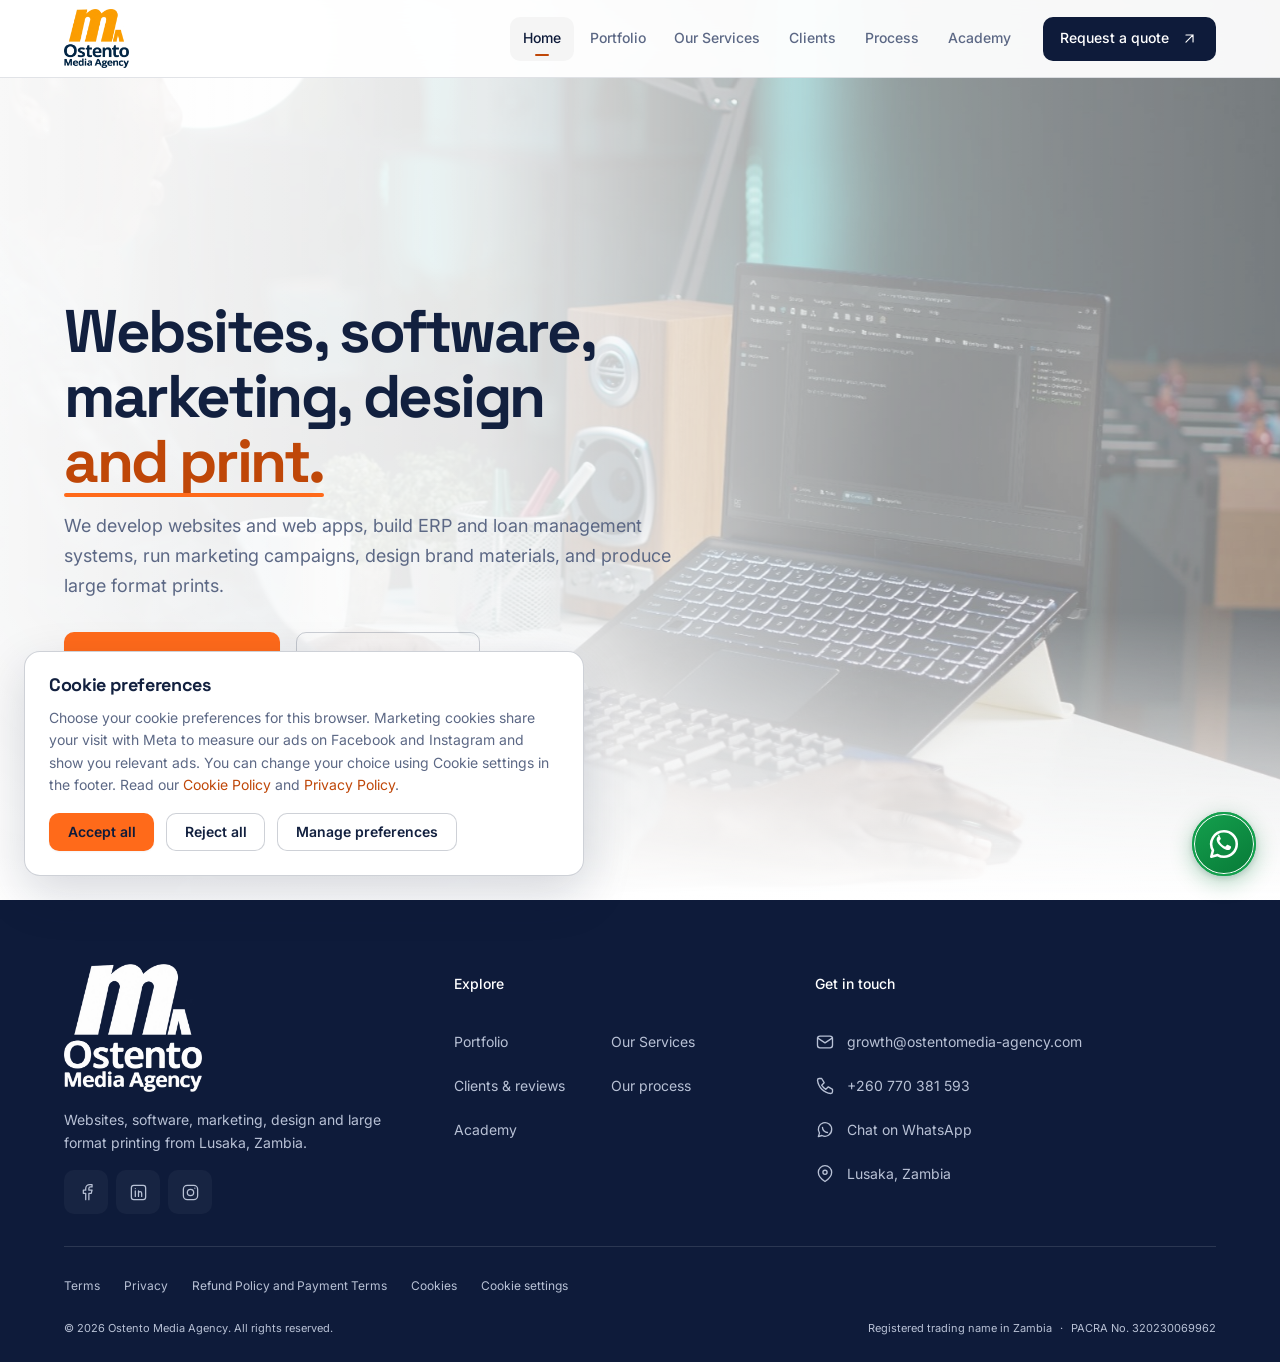
<file: index.html>
<!DOCTYPE html>
<html lang="en">
<head>
    <meta charset="UTF-8">
    <meta name="viewport" content="width=device-width, initial-scale=1.0">
    <title>Ostento Media Agency | Web Design, Software &amp; Printing in Lusaka</title>
    <meta name="description" content="Lusaka, Zambia agency for website and web app development, custom business software (ERP, loan management), digital marketing, branding, graphic design and large format printing.">
    <meta name="theme-color" content="#FFFFFF">
    <link rel="canonical" href="https://www.ostentomedia-agency.com/">
    <meta property="og:url" content="https://www.ostentomedia-agency.com/">
    <meta property="og:site_name" content="Ostento">
    <meta property="og:type" content="website">
    <meta property="og:title" content="Ostento Media Agency | Web Design, Software &amp; Printing in Lusaka">
    <meta property="og:description" content="Lusaka, Zambia agency for website and web app development, custom business software (ERP, loan management), digital marketing, branding, graphic design and large format printing.">
    <meta property="og:image" content="https://www.ostentomedia-agency.com/assets/images/hero.jpg">
    <meta name="twitter:card" content="summary_large_image">
    <meta name="twitter:title" content="Ostento Media Agency | Web Design, Software &amp; Printing in Lusaka">
    <meta name="twitter:description" content="Lusaka, Zambia agency for website and web app development, custom business software (ERP, loan management), digital marketing, branding, graphic design and large format printing.">
    <meta name="twitter:image" content="https://www.ostentomedia-agency.com/assets/images/hero.jpg">
    <link rel="icon" type="image/png" sizes="32x32" href="assets/images/ostento-favicon-32.png">
    <link rel="apple-touch-icon" href="assets/images/ostento-favicon-180.png">
    <link rel="preconnect" href="https://fonts.googleapis.com">
    <link rel="preconnect" href="https://fonts.gstatic.com" crossorigin>
    <link href="https://fonts.googleapis.com/css2?family=Inter:wght@400;500;600;700&family=Space+Grotesk:wght@500;600;700&display=swap" rel="stylesheet">
    <link rel="stylesheet" href="assets/css/style.css?v=20261006-hero-motion">
    <script type="application/ld+json">
    {
        "@context": "https://schema.org",
        "@graph": [
            {
                "@type": "ProfessionalService",
                "@id": "https://www.ostentomedia-agency.com/#organization",
                "name": "Ostento Media Agency",
                "alternateName": "Ostento",
                "url": "https://www.ostentomedia-agency.com/",
                "logo": "https://www.ostentomedia-agency.com/assets/images/ostento-logo.webp",
                "image": "https://www.ostentomedia-agency.com/assets/images/hero.jpg",
                "description": "Ostento Media Agency is a Lusaka, Zambia studio for website and web app development, custom business software including ERP and loan management systems, digital marketing, branding and graphic design, and large format printing.",
                "slogan": "Simple solutions for everyday business problems.",
                "foundingDate": "2022",
                "identifier": { "@type": "PropertyValue", "name": "PACRA", "value": "320230069962" },
                "email": "growth@ostentomedia-agency.com",
                "telephone": "+260770381593",
                "address": {
                    "@type": "PostalAddress",
                    "addressLocality": "Lusaka",
                    "addressCountry": "ZM"
                },
                "areaServed": [
                    { "@type": "City", "name": "Lusaka" },
                    { "@type": "Country", "name": "Zambia" }
                ],
                "contactPoint": {
                    "@type": "ContactPoint",
                    "contactType": "sales",
                    "telephone": "+260770381593",
                    "email": "growth@ostentomedia-agency.com",
                    "areaServed": "ZM",
                    "availableLanguage": "English"
                },
                "knowsAbout": [
                    "Website design", "Web app development", "ERP systems", "Loan management systems",
                    "Social media management", "Digital advertising", "Logo design", "Brand identity",
                    "Company profiles", "Large format printing", "Roll-up banners", "Signage"
                ],
                "hasOfferCatalog": {
                    "@type": "OfferCatalog",
                    "name": "Ostento Media Agency services",
                    "itemListElement": [
                        {
                            "@type": "Offer",
                            "itemOffered": {
                                "@type": "Service",
                                "@id": "https://www.ostentomedia-agency.com/services.html#websites",
                                "name": "Website and web app development",
                                "serviceType": "Web development",
                                "description": "Business websites, customer portals and web apps, with interface design and development in one project.",
                                "url": "https://www.ostentomedia-agency.com/services.html#websites",
                                "provider": { "@id": "https://www.ostentomedia-agency.com/#organization" },
                                "areaServed": { "@type": "Country", "name": "Zambia" }
                            }
                        },
                        {
                            "@type": "Offer",
                            "itemOffered": {
                                "@type": "Service",
                                "@id": "https://www.ostentomedia-agency.com/services.html#software",
                                "name": "Custom business software",
                                "serviceType": "Software development",
                                "description": "ERP, loan management and other business systems built around the records, roles, approvals and reports your team uses.",
                                "url": "https://www.ostentomedia-agency.com/services.html#software",
                                "provider": { "@id": "https://www.ostentomedia-agency.com/#organization" },
                                "areaServed": { "@type": "Country", "name": "Zambia" }
                            }
                        },
                        {
                            "@type": "Offer",
                            "itemOffered": {
                                "@type": "Service",
                                "@id": "https://www.ostentomedia-agency.com/services.html#marketing",
                                "name": "Digital marketing",
                                "serviceType": "Digital marketing",
                                "description": "Social media management, digital advertising and campaign content, with the audience, channels and reporting agreed before work starts.",
                                "url": "https://www.ostentomedia-agency.com/services.html#marketing",
                                "provider": { "@id": "https://www.ostentomedia-agency.com/#organization" },
                                "areaServed": { "@type": "Country", "name": "Zambia" }
                            }
                        },
                        {
                            "@type": "Offer",
                            "itemOffered": {
                                "@type": "Service",
                                "@id": "https://www.ostentomedia-agency.com/services.html#branding",
                                "name": "Branding and graphic design",
                                "serviceType": "Graphic design",
                                "description": "Logos, brand identity, company profiles, posters, stationery and other brand materials, with final files for every format you need.",
                                "url": "https://www.ostentomedia-agency.com/services.html#branding",
                                "provider": { "@id": "https://www.ostentomedia-agency.com/#organization" },
                                "areaServed": { "@type": "Country", "name": "Zambia" }
                            }
                        },
                        {
                            "@type": "Offer",
                            "itemOffered": {
                                "@type": "Service",
                                "@id": "https://www.ostentomedia-agency.com/services.html#printing",
                                "name": "Large format printing",
                                "serviceType": "Large format printing",
                                "description": "Banners, roll-up displays, large posters, signage and branded promotional displays.",
                                "url": "https://www.ostentomedia-agency.com/services.html#printing",
                                "provider": { "@id": "https://www.ostentomedia-agency.com/#organization" },
                                "areaServed": { "@type": "Country", "name": "Zambia" }
                            }
                        }
                    ]
                },
                "sameAs": [
                    "https://www.facebook.com/ostentomediaagency",
                    "https://www.linkedin.com/company/ostentomedia-agency",
                    "https://www.instagram.com/ostentomediaagency/"
                ]
            },
            {
                "@type": "WebSite",
                "@id": "https://www.ostentomedia-agency.com/#website",
                "url": "https://www.ostentomedia-agency.com/",
                "name": "Ostento Media Agency",
                "inLanguage": "en",
                "publisher": { "@id": "https://www.ostentomedia-agency.com/#organization" }
            }
        ]
    }
    </script>
    <!-- Deliberately absent: Review and AggregateRating. Marking up reviews
         that are not genuinely displayed is structured-data spam and risks a
         manual action. Add them only when real, attributable reviews are live
         on the Clients and reviews page. -->

</head>
<body>
    <a class="skip-link" href="#main">Skip to content</a>

    <!-- ============ Header ============ -->
    <header class="site-header" id="site-header">
        <nav class="container nav" aria-label="Main navigation">
            <a class="nav__brand" href="index.html" aria-label="Ostento home">
                <img src="assets/images/ostento-logo.webp" alt="Ostento Media Agency" width="480" height="445" decoding="async">
            </a>
            <button class="nav__toggle" type="button" aria-label="Open menu" aria-expanded="false" aria-controls="nav-menu">
                <span class="nav__toggle-label">Menu</span><span class="nav__toggle-icon" aria-hidden="true"></span>
            </button>
            <ul class="nav__menu" id="nav-menu">
                <li><a class="nav__link is-active" aria-current="page" href="index.html">Home</a></li>
                <li><a class="nav__link" href="portfolio.html">Portfolio</a></li>
                <li><a class="nav__link" href="services.html">Our Services</a></li>
                <li><a class="nav__link" href="clients.html">Clients</a></li>
                <li><a class="nav__link" href="process.html">Process</a></li>
                <li><a class="nav__link" href="academy.html">Academy</a></li>
                <li class="nav__cta"><a class="nav__project" href="contact.html">Request a quote <svg viewBox="0 0 24 24" fill="none" stroke="currentColor" stroke-width="1.6" stroke-linecap="round" stroke-linejoin="round" aria-hidden="true" focusable="false"><path d="M7 17 17 7M7 7h10v10"/></svg></a></li>
            </ul>
        </nav>
        <div class="nav__backdrop" hidden></div>
    </header>

    <main id="main">
        <!-- ============ 00 Hero ============ -->
        <section class="hero hero--studio hero--motion" id="hero">
            <div class="container">
                <div class="hero__inner">
                    <h1 class="hero__title"><span class="hero__line"><span>Websites, software,</span></span><br><span class="hero__line"><span>marketing, design</span></span><br><span class="hero__line"><span><em>and print.</em></span></span></h1>
                    <p class="hero__sub">We develop websites and web apps, build ERP and loan management systems, run marketing campaigns, design brand materials, and produce large format prints.</p>
                    <div class="hero__actions">
                        <a class="btn btn--primary btn--lg" href="services.html">Explore our services</a>
                        <a class="btn btn--secondary btn--lg" href="contact.html">Request a quote</a>
                    </div>
                </div>
            </div>
        </section>

    </main>

    <!-- ============ Footer ============ -->
    <footer class="site-footer">
        <div class="container">
            <div class="footer-top">
                <div class="footer-brand">
                    <a class="footer-brand__logo" href="index.html" aria-label="Ostento home"><img src="assets/images/ostento-logo.webp" alt="Ostento Media Agency" width="480" height="445" decoding="async" loading="lazy"></a>
                    <p>Websites, software, marketing, design and large format printing from Lusaka, Zambia.</p>
                    <div class="footer-social" aria-label="Social profiles">
                        <a href="https://www.facebook.com/ostentomediaagency" aria-label="Ostento on Facebook" rel="noopener noreferrer" target="_blank"><svg viewBox="0 0 24 24" fill="none" stroke="currentColor" stroke-width="1.6" stroke-linecap="round" stroke-linejoin="round" aria-hidden="true" focusable="false"><path d="M15 21v-8h3l1-4h-4V7a2 2 0 0 1 2-2h2V2h-3a5 5 0 0 0-5 5v2H8v4h3v8"/></svg></a>
                        <a href="https://www.linkedin.com/company/ostentomedia-agency" aria-label="Ostento on LinkedIn" rel="noopener noreferrer" target="_blank"><svg viewBox="0 0 24 24" fill="none" stroke="currentColor" stroke-width="1.6" stroke-linecap="round" stroke-linejoin="round" aria-hidden="true" focusable="false"><rect x="3" y="3" width="18" height="18" rx="3"/><path d="M8 10v7M8 7v.1M12 17v-4a2 2 0 0 1 4 0v4M12 10v7"/></svg></a>
                        <a href="https://www.instagram.com/ostentomediaagency/" aria-label="Ostento on Instagram" rel="noopener noreferrer" target="_blank"><svg viewBox="0 0 24 24" fill="none" stroke="currentColor" stroke-width="1.6" stroke-linecap="round" stroke-linejoin="round" aria-hidden="true" focusable="false"><rect x="3" y="3" width="18" height="18" rx="5"/><circle cx="12" cy="12" r="4"/><path d="M17.5 6.5v.1"/></svg></a>
                    </div>
                </div>
                <nav class="footer-col" aria-label="Explore Ostento">
                    <h2>Explore</h2>
                    <ul class="footer-links">
                        <li><a href="portfolio.html">Portfolio</a></li>
                        <li><a href="services.html">Our Services</a></li>
                        <li><a href="clients.html">Clients &amp; reviews</a></li>
                        <li><a href="process.html">Our process</a></li>
                        <li><a href="academy.html">Academy</a></li>
                    </ul>
                </nav>
                <div class="footer-col footer-contact">
                    <h2>Get in touch</h2>
                    <ul>
                        <li><a href="mailto:growth@ostentomedia-agency.com"><svg viewBox="0 0 24 24" fill="none" stroke="currentColor" stroke-width="1.6" stroke-linecap="round" stroke-linejoin="round" aria-hidden="true" focusable="false"><rect x="3" y="5" width="18" height="14" rx="3"/><path d="m3 7 9 6 9-6"/></svg><span>growth@ostentomedia-agency.com</span></a></li>
                        <li><a href="tel:+260770381593"><svg viewBox="0 0 24 24" fill="none" stroke="currentColor" stroke-width="1.6" stroke-linecap="round" stroke-linejoin="round" aria-hidden="true" focusable="false"><path d="m8 3 3 5-3 3a14 14 0 0 0 5 5l3-3 5 3v3a2 2 0 0 1-2 2A18 18 0 0 1 3 5a2 2 0 0 1 2-2Z"/></svg><span>+260 770 381 593</span></a></li>
                        <li><a href="https://wa.me/260770381593" target="_blank" rel="noopener noreferrer"><svg viewBox="0 0 24 24" fill="none" stroke="currentColor" stroke-width="1.6" stroke-linecap="round" stroke-linejoin="round" aria-hidden="true" focusable="false"><path d="M20 11.5a8 8 0 0 1-11.7 7.1L4 20l1.4-4.3A8 8 0 1 1 20 11.5Z"/><path d="M9 9c0 3 3 6 6 6"/></svg><span>Chat on WhatsApp</span></a></li>
                        <li><span class="footer-contact__location"><svg viewBox="0 0 24 24" fill="none" stroke="currentColor" stroke-width="1.6" stroke-linecap="round" stroke-linejoin="round" aria-hidden="true" focusable="false"><path d="M20 10c0 6-8 11-8 11S4 16 4 10a8 8 0 1 1 16 0Z"/><circle cx="12" cy="10" r="2.5"/></svg><span>Lusaka, Zambia</span></span></li>
                    </ul>
                </div>
            </div>
            <div class="footer-bottom">
                <nav class="footer-legal" aria-label="Policies">
                    <a href="terms.html">Terms</a>
                    <a href="privacy.html">Privacy</a>
                    <a href="refund-policy-and-payment-terms.html">Refund Policy and Payment Terms</a>
                    <a href="cookies.html">Cookies</a>
                    <button type="button" data-cookie-settings>Cookie settings</button>
                </nav>
                <div class="footer-fineprint">
                    <p>&copy; <span id="year">2026</span> Ostento Media Agency. All rights reserved.</p>
                    <p>Registered trading name in Zambia <span class="footer-fineprint__separator" aria-hidden="true">&middot;</span> PACRA No. 320230069962</p>
                </div>
            </div>
        </div>
    </footer>

    <!-- ============ Cookie consent ============ -->
        <a class="whatsapp-float" href="https://wa.me/260770381593" target="_blank" rel="noopener noreferrer" aria-label="Chat with Ostento on WhatsApp">
        <svg viewBox="0 0 24 24" fill="none" aria-hidden="true" focusable="false">
            <path d="M12 3a9 9 0 0 1 0 18 9 9 0 0 1-4.5-1.2L3 21l1.2-4.5A9 9 0 0 1 12 3Z" stroke="currentColor" stroke-width="1.8" stroke-linecap="round" stroke-linejoin="round"></path>
            <path d="M8.3 6.5c-.4 0-.7.2-.9.5-.4.5-.6 1.1-.6 1.8 0 1.2.7 2.6 2.1 4.1 1.4 1.5 3.4 2.9 5.1 3.3.8.2 1.5.1 2-.2.5-.3.8-.8.9-1.3l.1-.6c0-.2-.1-.4-.3-.5l-2.1-1c-.2-.1-.4-.1-.6.1l-.9 1c-.1.1-.3.2-.5.1-.9-.4-1.7-1-2.3-1.6-.7-.7-1.2-1.4-1.5-2.1-.1-.2 0-.4.1-.5l.7-.9c.2-.2.2-.4.1-.6l-1-2.3c-.1-.2-.3-.3-.5-.3h-.8Z" fill="currentColor"></path>
        </svg>
        <span class="whatsapp-float__label" aria-hidden="true">Chat on WhatsApp</span>
    </a>

    <div class="cookie-banner" id="cookie-banner" role="dialog" aria-label="Cookie consent" aria-live="polite">
        <h3>Cookie preferences</h3>
        <p>Choose your cookie preferences for this browser. Marketing cookies share your visit with Meta to measure our ads on Facebook and Instagram and show you relevant ads. You can change your choice using Cookie settings in the footer. Read our <a href="cookies.html">Cookie Policy</a> and <a href="privacy.html">Privacy Policy</a>.</p>
        <div class="cookie-actions">
            <button class="btn btn--primary" type="button" data-cookie="accept">Accept all</button>
            <button class="btn btn--ghost" type="button" data-cookie="reject">Reject all</button>
            <button class="btn btn--ghost" type="button" data-cookie="manage">Manage preferences</button>
        </div>
    </div>

    <div class="cookie-modal" id="cookie-modal" role="dialog" aria-modal="true" aria-labelledby="cookie-modal-title">
        <div class="cookie-modal__box">
            <h3 id="cookie-modal-title">Cookie preferences</h3>
            <p class="muted" style="font-size:var(--fs-200);">Choose which cookies we may use. You can change this at any time from Cookie settings in the footer.</p>
            <div class="cookie-cat">
                <div class="cookie-cat__head">
                    <h4>Strictly necessary</h4>
                    <label class="toggle"><input type="checkbox" checked disabled aria-label="Strictly necessary cookies, always on"><span class="toggle__track"></span></label>
                </div>
                <p>Required for the site to work. These are always on and never store marketing data.</p>
            </div>
            <div class="cookie-cat">
                <div class="cookie-cat__head">
                    <h4>Analytics</h4>
                    <label class="toggle"><input type="checkbox" id="ck-analytics" aria-label="Analytics cookies"><span class="toggle__track"></span></label>
                </div>
                <p>Help us understand which pages are useful, so we can improve them. Anonymous and aggregated.</p>
            </div>
            <div class="cookie-cat">
                <div class="cookie-cat__head">
                    <h4>Marketing</h4>
                    <label class="toggle"><input type="checkbox" id="ck-marketing" aria-label="Marketing cookies"><span class="toggle__track"></span></label>
                </div>
                <p>Share details of your visit with Meta through the Meta Pixel, to measure our ads on Facebook and Instagram and show relevant ads. Off unless you turn them on.</p>
            </div>
            <div class="cookie-actions" style="margin-top:var(--sp-4);">
                <button class="btn btn--primary" type="button" data-cookie="save">Save preferences</button>
                <button class="btn btn--ghost" type="button" data-cookie="accept">Accept all</button>
                <button class="btn btn--ghost" type="button" data-cookie="reject">Reject all</button>
            </div>
        </div>
    </div>

    <script src="assets/js/meta-pixel.js?v=20261006-pixel-id" defer></script>
    <script src="assets/js/script.js?v=20261006-hero-motion" defer></script>
</body>
</html>
</file>
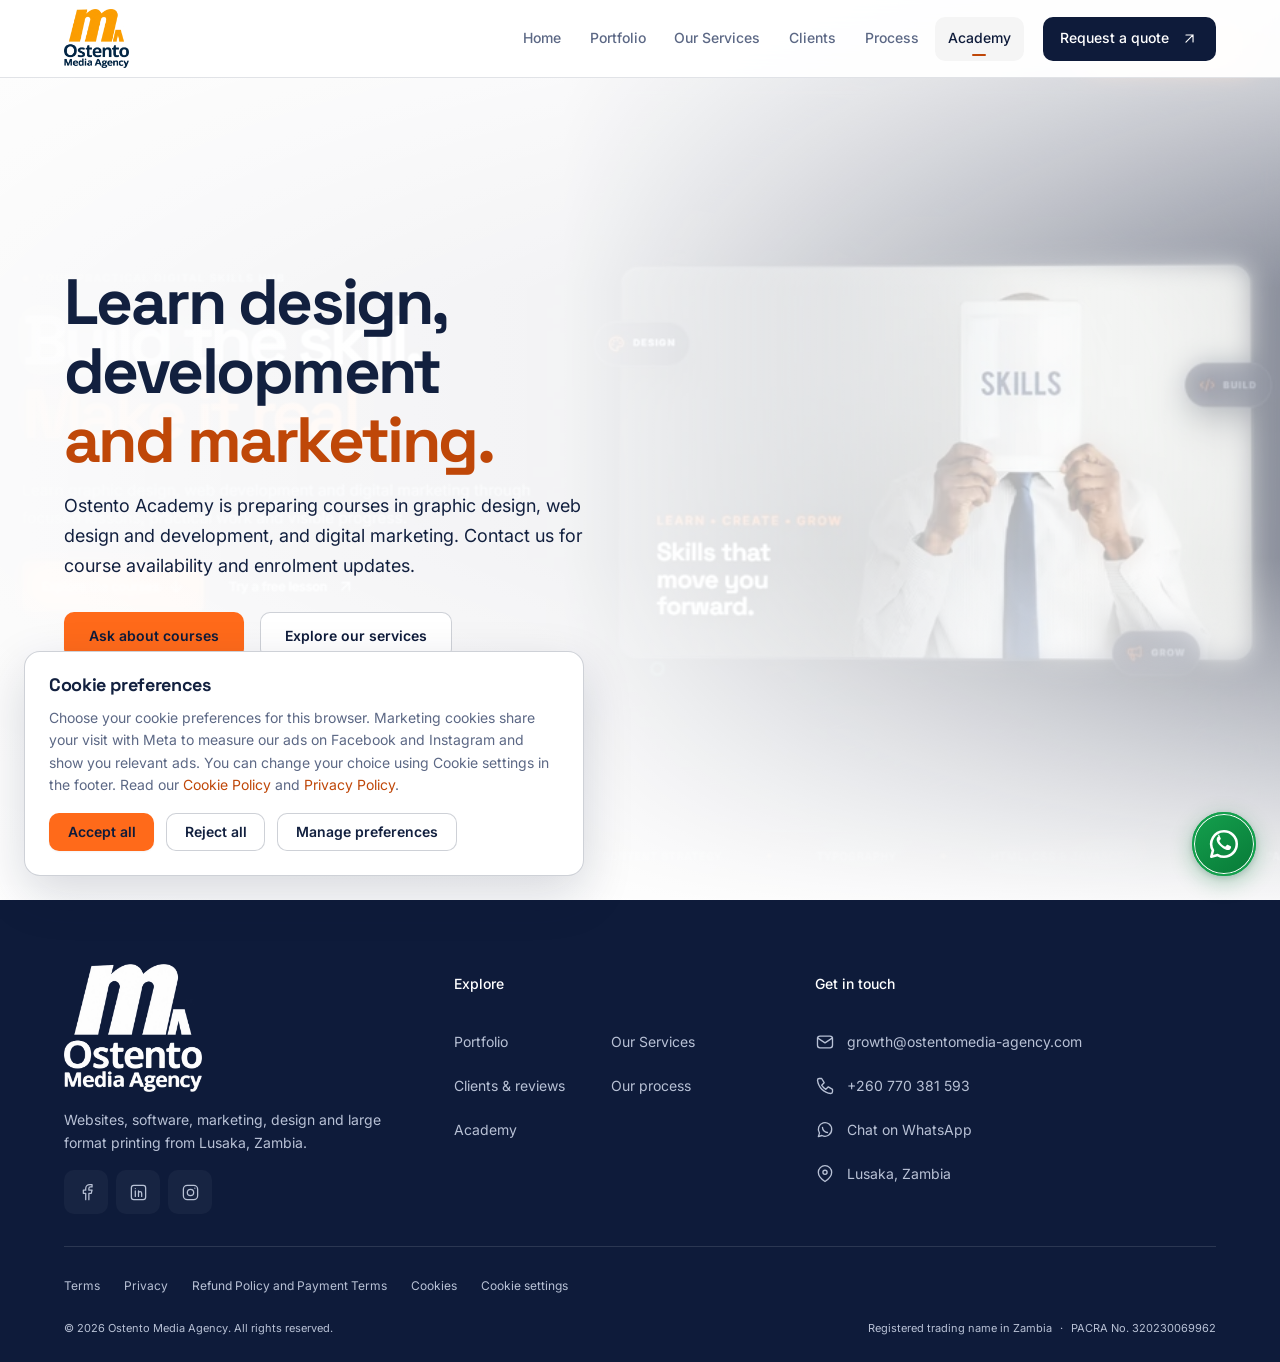
<file: academy.html>
<!DOCTYPE html>
<html lang="en">
<head>
    <meta charset="UTF-8">
    <meta name="viewport" content="width=device-width, initial-scale=1.0">
    <title>Ostento Academy | Design, Development &amp; Marketing Courses</title>
    <meta name="description" content="Graphic design, web design and development, and digital marketing courses planned for Ostento Academy. Ask about availability and enrolment.">
    <meta name="theme-color" content="#FFFFFF">
    <link rel="canonical" href="https://www.ostentomedia-agency.com/academy.html">
    <meta property="og:url" content="https://www.ostentomedia-agency.com/academy.html">
    <meta property="og:site_name" content="Ostento">
    <meta property="og:type" content="website">
    <meta property="og:title" content="Ostento Academy | Design, Development &amp; Marketing Courses">
    <meta property="og:description" content="Graphic design, web design and development, and digital marketing courses planned for Ostento Academy. Ask about availability and enrolment.">
    <meta property="og:image" content="https://www.ostentomedia-agency.com/assets/images/hero.jpg">
    <meta name="twitter:card" content="summary_large_image">
    <meta name="twitter:title" content="Ostento Academy | Design, Development &amp; Marketing Courses">
    <meta name="twitter:description" content="Graphic design, web design and development, and digital marketing courses planned for Ostento Academy. Ask about availability and enrolment.">
    <meta name="twitter:image" content="https://www.ostentomedia-agency.com/assets/images/hero.jpg">
    <link rel="icon" type="image/png" sizes="32x32" href="assets/images/ostento-favicon-32.png">
    <link rel="apple-touch-icon" href="assets/images/ostento-favicon-180.png">
    <link rel="preconnect" href="https://fonts.googleapis.com">
    <link rel="preconnect" href="https://fonts.gstatic.com" crossorigin>
    <link href="https://fonts.googleapis.com/css2?family=Inter:wght@400;500;600;700&family=Space+Grotesk:wght@500;600;700&display=swap" rel="stylesheet">
    <link rel="stylesheet" href="assets/css/style.css?v=20261001-whatsapp">
</head>
<body>
    <a class="skip-link" href="#main">Skip to content</a>

    <header class="site-header" id="site-header">
        <nav class="container nav" aria-label="Main navigation">
            <a class="nav__brand" href="index.html" aria-label="Ostento home">
                <img src="assets/images/ostento-logo.webp" alt="Ostento Media Agency" width="480" height="445" decoding="async">
            </a>
            <button class="nav__toggle" type="button" aria-label="Open menu" aria-expanded="false" aria-controls="nav-menu">
                <span class="nav__toggle-label">Menu</span><span class="nav__toggle-icon" aria-hidden="true"></span>
            </button>
            <ul class="nav__menu" id="nav-menu">
                <li><a class="nav__link" href="index.html">Home</a></li>
                <li><a class="nav__link" href="portfolio.html">Portfolio</a></li>
                <li><a class="nav__link" href="services.html">Our Services</a></li>
                <li><a class="nav__link" href="clients.html">Clients</a></li>
                <li><a class="nav__link" href="process.html">Process</a></li>
                <li><a class="nav__link is-active" aria-current="page" href="academy.html">Academy</a></li>
                <li class="nav__cta"><a class="nav__project" href="contact.html">Request a quote <svg viewBox="0 0 24 24" fill="none" stroke="currentColor" stroke-width="1.6" stroke-linecap="round" stroke-linejoin="round" aria-hidden="true" focusable="false"><path d="M7 17 17 7M7 7h10v10"/></svg></a></li>
            </ul>
        </nav>
        <div class="nav__backdrop" hidden></div>
    </header>

    <main id="main" class="academy-main">
        <section class="coming">
            <div class="academy-backdrop" aria-hidden="true">
                <img src="assets/images/academy/academy-preview.webp" srcset="assets/images/academy/academy-preview-600.webp 600w, assets/images/academy/academy-preview.webp 1200w" sizes="100vw" alt="" width="1200" height="633" decoding="async" fetchpriority="high">
            </div>
            <div class="container academy-layout">
                <div class="hero__inner">
                    <h1 class="hero__title">Learn design,<br>development<br><em>and marketing.</em></h1>
                    <p class="hero__sub">Ostento Academy is preparing courses in graphic design, web design and development, and digital marketing. Contact us for course availability and enrolment updates.</p>
                    <div class="hero__actions">
                        <a class="btn btn--primary" href="mailto:growth@ostentomedia-agency.com?subject=Ostento%20Academy%20course%20enquiry">Ask about courses</a>
                        <a class="btn btn--secondary" href="services.html">Explore our services</a>
                    </div>
                    <p class="form-note">The course enquiry opens your email app. Send your message to the Ostento team.</p>
                </div>
            </div>
        </section>
    </main>

    <footer class="site-footer">
        <div class="container">
            <div class="footer-top">
                <div class="footer-brand">
                    <a class="footer-brand__logo" href="index.html" aria-label="Ostento home"><img src="assets/images/ostento-logo.webp" alt="Ostento Media Agency" width="480" height="445" decoding="async" loading="lazy"></a>
                    <p>Websites, software, marketing, design and large format printing from Lusaka, Zambia.</p>
                    <div class="footer-social" aria-label="Social profiles">
                        <a href="https://www.facebook.com/ostentomediaagency" aria-label="Ostento on Facebook" rel="noopener noreferrer" target="_blank"><svg viewBox="0 0 24 24" fill="none" stroke="currentColor" stroke-width="1.6" stroke-linecap="round" stroke-linejoin="round" aria-hidden="true" focusable="false"><path d="M15 21v-8h3l1-4h-4V7a2 2 0 0 1 2-2h2V2h-3a5 5 0 0 0-5 5v2H8v4h3v8"/></svg></a>
                        <a href="https://www.linkedin.com/company/ostentomedia-agency" aria-label="Ostento on LinkedIn" rel="noopener noreferrer" target="_blank"><svg viewBox="0 0 24 24" fill="none" stroke="currentColor" stroke-width="1.6" stroke-linecap="round" stroke-linejoin="round" aria-hidden="true" focusable="false"><rect x="3" y="3" width="18" height="18" rx="3"/><path d="M8 10v7M8 7v.1M12 17v-4a2 2 0 0 1 4 0v4M12 10v7"/></svg></a>
                        <a href="https://www.instagram.com/ostentomediaagency/" aria-label="Ostento on Instagram" rel="noopener noreferrer" target="_blank"><svg viewBox="0 0 24 24" fill="none" stroke="currentColor" stroke-width="1.6" stroke-linecap="round" stroke-linejoin="round" aria-hidden="true" focusable="false"><rect x="3" y="3" width="18" height="18" rx="5"/><circle cx="12" cy="12" r="4"/><path d="M17.5 6.5v.1"/></svg></a>
                    </div>
                </div>
                <nav class="footer-col" aria-label="Explore Ostento">
                    <h2>Explore</h2>
                    <ul class="footer-links">
                        <li><a href="portfolio.html">Portfolio</a></li>
                        <li><a href="services.html">Our Services</a></li>
                        <li><a href="clients.html">Clients &amp; reviews</a></li>
                        <li><a href="process.html">Our process</a></li>
                        <li><a href="academy.html">Academy</a></li>
                    </ul>
                </nav>
                <div class="footer-col footer-contact">
                    <h2>Get in touch</h2>
                    <ul>
                        <li><a href="mailto:growth@ostentomedia-agency.com"><svg viewBox="0 0 24 24" fill="none" stroke="currentColor" stroke-width="1.6" stroke-linecap="round" stroke-linejoin="round" aria-hidden="true" focusable="false"><rect x="3" y="5" width="18" height="14" rx="3"/><path d="m3 7 9 6 9-6"/></svg><span>growth@ostentomedia-agency.com</span></a></li>
                        <li><a href="tel:+260770381593"><svg viewBox="0 0 24 24" fill="none" stroke="currentColor" stroke-width="1.6" stroke-linecap="round" stroke-linejoin="round" aria-hidden="true" focusable="false"><path d="m8 3 3 5-3 3a14 14 0 0 0 5 5l3-3 5 3v3a2 2 0 0 1-2 2A18 18 0 0 1 3 5a2 2 0 0 1 2-2Z"/></svg><span>+260 770 381 593</span></a></li>
                        <li><a href="https://wa.me/260770381593" target="_blank" rel="noopener noreferrer"><svg viewBox="0 0 24 24" fill="none" stroke="currentColor" stroke-width="1.6" stroke-linecap="round" stroke-linejoin="round" aria-hidden="true" focusable="false"><path d="M20 11.5a8 8 0 0 1-11.7 7.1L4 20l1.4-4.3A8 8 0 1 1 20 11.5Z"/><path d="M9 9c0 3 3 6 6 6"/></svg><span>Chat on WhatsApp</span></a></li>
                        <li><span class="footer-contact__location"><svg viewBox="0 0 24 24" fill="none" stroke="currentColor" stroke-width="1.6" stroke-linecap="round" stroke-linejoin="round" aria-hidden="true" focusable="false"><path d="M20 10c0 6-8 11-8 11S4 16 4 10a8 8 0 1 1 16 0Z"/><circle cx="12" cy="10" r="2.5"/></svg><span>Lusaka, Zambia</span></span></li>
                    </ul>
                </div>
            </div>
            <div class="footer-bottom">
                <nav class="footer-legal" aria-label="Policies">
                    <a href="terms.html">Terms</a>
                    <a href="privacy.html">Privacy</a>
                    <a href="refund-policy-and-payment-terms.html">Refund Policy and Payment Terms</a>
                    <a href="cookies.html">Cookies</a>
                    <button type="button" data-cookie-settings>Cookie settings</button>
                </nav>
                <div class="footer-fineprint">
                    <p>&copy; <span id="year">2026</span> Ostento Media Agency. All rights reserved.</p>
                    <p>Registered trading name in Zambia <span class="footer-fineprint__separator" aria-hidden="true">&middot;</span> PACRA No. 320230069962</p>
                </div>
            </div>
        </div>
    </footer>

        <a class="whatsapp-float" href="https://wa.me/260770381593" target="_blank" rel="noopener noreferrer" aria-label="Chat with Ostento on WhatsApp">
        <svg viewBox="0 0 24 24" fill="none" aria-hidden="true" focusable="false">
            <path d="M12 3a9 9 0 0 1 0 18 9 9 0 0 1-4.5-1.2L3 21l1.2-4.5A9 9 0 0 1 12 3Z" stroke="currentColor" stroke-width="1.8" stroke-linecap="round" stroke-linejoin="round"></path>
            <path d="M8.3 6.5c-.4 0-.7.2-.9.5-.4.5-.6 1.1-.6 1.8 0 1.2.7 2.6 2.1 4.1 1.4 1.5 3.4 2.9 5.1 3.3.8.2 1.5.1 2-.2.5-.3.8-.8.9-1.3l.1-.6c0-.2-.1-.4-.3-.5l-2.1-1c-.2-.1-.4-.1-.6.1l-.9 1c-.1.1-.3.2-.5.1-.9-.4-1.7-1-2.3-1.6-.7-.7-1.2-1.4-1.5-2.1-.1-.2 0-.4.1-.5l.7-.9c.2-.2.2-.4.1-.6l-1-2.3c-.1-.2-.3-.3-.5-.3h-.8Z" fill="currentColor"></path>
        </svg>
        <span class="whatsapp-float__label" aria-hidden="true">Chat on WhatsApp</span>
    </a>

    <div class="cookie-banner" id="cookie-banner" role="dialog" aria-label="Cookie consent" aria-live="polite">
        <h3>Cookie preferences</h3>
        <p>Choose your cookie preferences for this browser. Marketing cookies share your visit with Meta to measure our ads on Facebook and Instagram and show you relevant ads. You can change your choice using Cookie settings in the footer. Read our <a href="cookies.html">Cookie Policy</a> and <a href="privacy.html">Privacy Policy</a>.</p>
        <div class="cookie-actions">
            <button class="btn btn--primary" type="button" data-cookie="accept">Accept all</button>
            <button class="btn btn--ghost" type="button" data-cookie="reject">Reject all</button>
            <button class="btn btn--ghost" type="button" data-cookie="manage">Manage preferences</button>
        </div>
    </div>

    <div class="cookie-modal" id="cookie-modal" role="dialog" aria-modal="true" aria-labelledby="cookie-modal-title">
        <div class="cookie-modal__box">
            <h3 id="cookie-modal-title">Cookie preferences</h3>
            <p class="muted" style="font-size:var(--fs-200);">Choose which cookies we may use. You can change this at any time from Cookie settings in the footer.</p>
            <div class="cookie-cat">
                <div class="cookie-cat__head">
                    <h4>Strictly necessary</h4>
                    <label class="toggle"><input type="checkbox" checked disabled aria-label="Strictly necessary cookies, always on"><span class="toggle__track"></span></label>
                </div>
                <p>Required for the site to work. These are always on and never store marketing data.</p>
            </div>
            <div class="cookie-cat">
                <div class="cookie-cat__head">
                    <h4>Analytics</h4>
                    <label class="toggle"><input type="checkbox" id="ck-analytics" aria-label="Analytics cookies"><span class="toggle__track"></span></label>
                </div>
                <p>Help us understand which pages are useful, so we can improve them. Anonymous and aggregated.</p>
            </div>
            <div class="cookie-cat">
                <div class="cookie-cat__head">
                    <h4>Marketing</h4>
                    <label class="toggle"><input type="checkbox" id="ck-marketing" aria-label="Marketing cookies"><span class="toggle__track"></span></label>
                </div>
                <p>Share details of your visit with Meta through the Meta Pixel, to measure our ads on Facebook and Instagram and show relevant ads. Off unless you turn them on.</p>
            </div>
            <div class="cookie-actions" style="margin-top:var(--sp-4);">
                <button class="btn btn--primary" type="button" data-cookie="save">Save preferences</button>
                <button class="btn btn--ghost" type="button" data-cookie="accept">Accept all</button>
                <button class="btn btn--ghost" type="button" data-cookie="reject">Reject all</button>
            </div>
        </div>
    </div>

    <script src="assets/js/meta-pixel.js?v=20261006-pixel-id" defer></script>
    <script src="assets/js/script.js?v=20261006-consent-v2" defer></script>
</body>
</html>
</file>
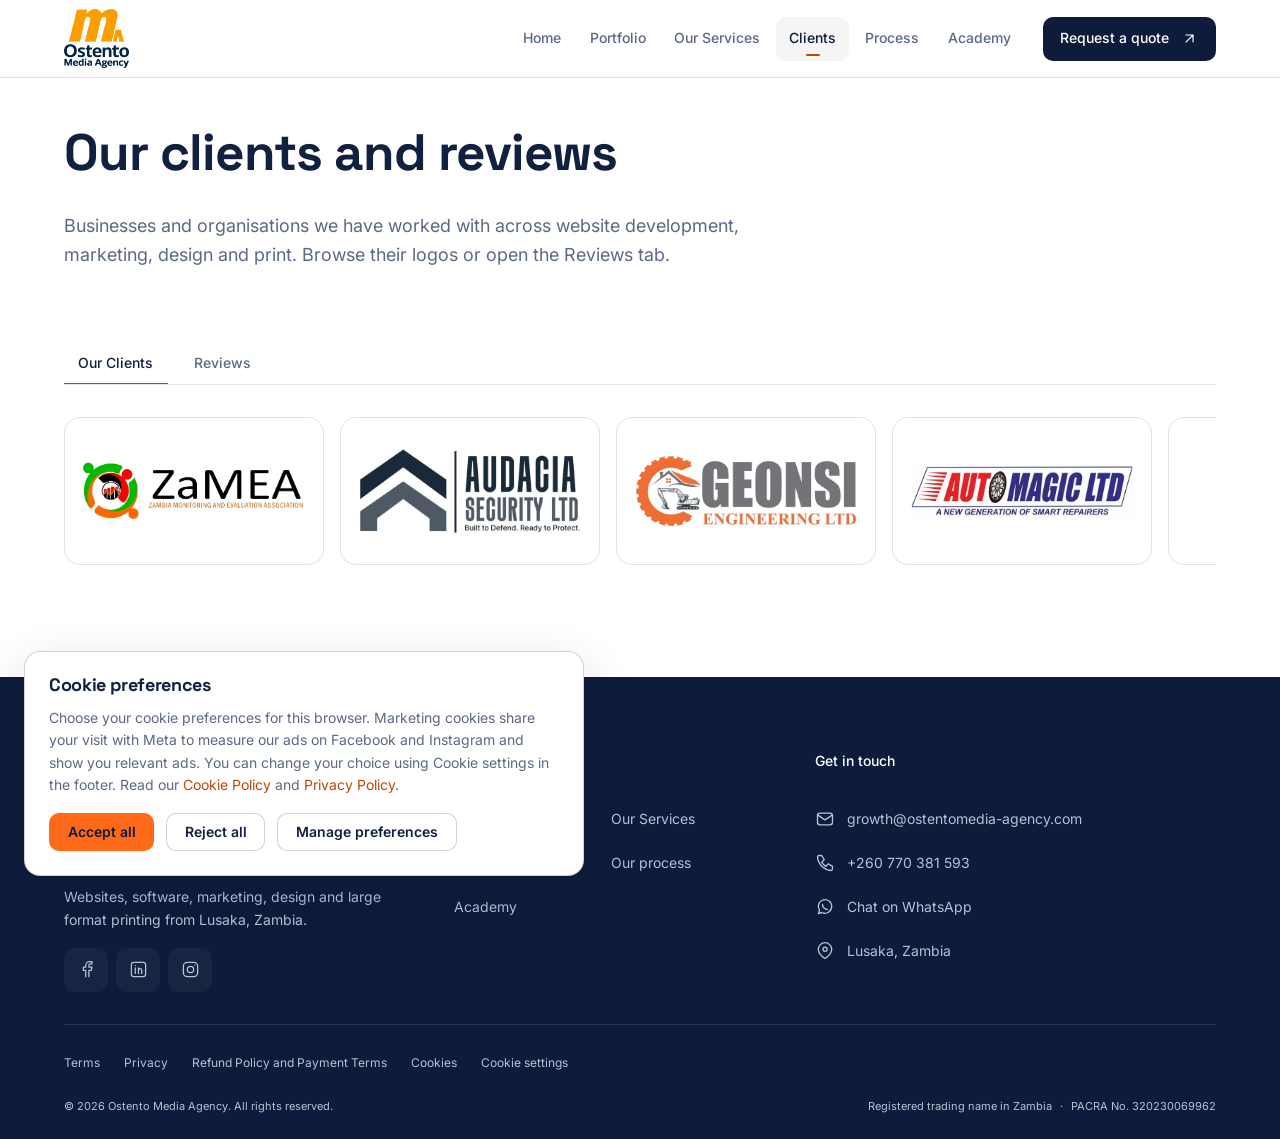
<file: clients.html>
<!DOCTYPE html>
<html lang="en">
<head>
    <meta charset="UTF-8">
    <meta name="viewport" content="width=device-width, initial-scale=1.0">
    <title>Our Clients &amp; Reviews | Ostento Media Agency</title>
    <meta name="description" content="Businesses in Zambia that work with Ostento Media Agency for websites, software, marketing, branding and printing, and what they say about us.">
    <meta name="theme-color" content="#FFFFFF">
    <link rel="canonical" href="https://www.ostentomedia-agency.com/clients.html">
    <meta property="og:url" content="https://www.ostentomedia-agency.com/clients.html">
    <meta property="og:site_name" content="Ostento">
    <meta property="og:type" content="website">
    <meta property="og:title" content="Our Clients &amp; Reviews | Ostento Media Agency">
    <meta property="og:description" content="Businesses in Zambia that work with Ostento Media Agency for websites, software, marketing, branding and printing, and what they say about us.">
    <meta property="og:image" content="https://www.ostentomedia-agency.com/assets/images/hero-studio.jpg">
    <meta name="twitter:card" content="summary_large_image">
    <meta name="twitter:title" content="Our Clients &amp; Reviews | Ostento Media Agency">
    <meta name="twitter:description" content="Businesses in Zambia that work with Ostento Media Agency for websites, software, marketing, branding and printing, and what they say about us.">
    <meta name="twitter:image" content="https://www.ostentomedia-agency.com/assets/images/hero-studio.jpg">
    <link rel="icon" type="image/png" sizes="32x32" href="assets/images/ostento-favicon-32.png">
    <link rel="apple-touch-icon" href="assets/images/ostento-favicon-180.png">
    <link rel="preconnect" href="https://fonts.googleapis.com">
    <link rel="preconnect" href="https://fonts.gstatic.com" crossorigin>
    <link href="https://fonts.googleapis.com/css2?family=Inter:wght@400;500;600;700&family=Space+Grotesk:wght@500;600;700&display=swap" rel="stylesheet">
    <link rel="stylesheet" href="assets/css/style.css?v=20261001-whatsapp">
    <noscript><style>
        .proof-panel[hidden] { display: block !important; }
        .proof-panel + .proof-panel { margin-top: var(--sp-6); }
        .proof-panel__title { display: block; }
        .proof-tabs { display: none; }
    </style></noscript>
</head>
<body>
    <a class="skip-link" href="#main">Skip to content</a>

    <header class="site-header" id="site-header">
        <nav class="container nav" aria-label="Main navigation">
            <a class="nav__brand" href="index.html" aria-label="Ostento home">
                <img src="assets/images/ostento-logo.webp" alt="Ostento Media Agency" width="480" height="445" decoding="async">
            </a>
            <button class="nav__toggle" type="button" aria-label="Open menu" aria-expanded="false" aria-controls="nav-menu">
                <span class="nav__toggle-label">Menu</span><span class="nav__toggle-icon" aria-hidden="true"></span>
            </button>
            <ul class="nav__menu" id="nav-menu">
                <li><a class="nav__link" href="index.html">Home</a></li>
                <li><a class="nav__link" href="portfolio.html">Portfolio</a></li>
                <li><a class="nav__link" href="services.html">Our Services</a></li>
                <li><a class="nav__link is-active" aria-current="page" href="clients.html">Clients</a></li>
                <li><a class="nav__link" href="process.html">Process</a></li>
                <li><a class="nav__link" href="academy.html">Academy</a></li>
                <li class="nav__cta"><a class="nav__project" href="contact.html">Request a quote <svg viewBox="0 0 24 24" fill="none" stroke="currentColor" stroke-width="1.6" stroke-linecap="round" stroke-linejoin="round" aria-hidden="true" focusable="false"><path d="M7 17 17 7M7 7h10v10"/></svg></a></li>
            </ul>
        </nav>
        <div class="nav__backdrop" hidden></div>
    </header>

    <main id="main" class="standalone-main">
        <section class="section" id="proof">
            <div class="container">
                <div class="sec-head">
                    <h1 class="sec-title">Our clients and reviews</h1>
                    <p>Businesses and organisations we have worked with across website development, marketing, design and print. Browse their logos or open the Reviews tab.</p>
                </div>

                <div class="proof reveal">
                    <div class="proof-tabs" role="tablist" aria-label="Clients and reviews">
                        <button class="proof-tab" type="button" role="tab" id="tab-clients" aria-controls="panel-clients" aria-selected="true">Our Clients</button>
                        <button class="proof-tab" type="button" role="tab" id="tab-reviews" aria-controls="panel-reviews" aria-selected="false" tabindex="-1">Reviews</button>
                    </div>

                    <!-- ============ Our clients ============ -->
                    <div class="proof-panel" id="panel-clients" role="tabpanel" aria-labelledby="tab-clients">
                        <h3 class="proof-panel__title">Our Clients</h3>
                        <div class="client-slider" tabindex="0" role="region" aria-label="Client logos">
                            <div class="client-track" id="client-track">
                                <div class="client-group">
                                    <div class="client-logo">
                                        <img src="assets/images/clients/zamea.webp" alt="Zambia Monitoring and Evaluation Association (ZaMEA)" width="615" height="161" loading="lazy" decoding="async">
                                    </div>
                                    <div class="client-logo">
                                        <img src="assets/images/clients/audacia-security.webp" alt="Audacia Security Ltd" width="640" height="256" loading="lazy" decoding="async">
                                    </div>
                                    <div class="client-logo">
                                        <img src="assets/images/clients/geonsi-engineering.webp" alt="Geonsi Engineering Ltd" width="640" height="217" loading="lazy" decoding="async">
                                    </div>
                                    <div class="client-logo">
                                        <img src="assets/images/clients/automagic.webp" alt="Automagic Ltd" width="640" height="152" loading="lazy" decoding="async">
                                    </div>
                                    <div class="client-logo">
                                        <img src="assets/images/clients/jmg-investment-advisory.webp" alt="JMG Investment Advisory" width="200" height="200" loading="lazy" decoding="async">
                                    </div>
                                    <div class="client-logo">
                                        <img src="assets/images/clients/cz.webp" alt="CZ" width="356" height="280" loading="lazy" decoding="async">
                                    </div>
                                    <div class="client-logo">
                                        <img src="assets/images/clients/mutabrine-investments.webp" alt="Mutabrine Investments Limited" width="388" height="280" loading="lazy" decoding="async">
                                    </div>
                                    <div class="client-logo">
                                        <img src="assets/images/clients/ann-chota-legal.webp" alt="Ann Chota Legal Practitioners" width="288" height="78" loading="lazy" decoding="async">
                                    </div>
                                </div>
                            </div>
                        </div>
                    </div>

                    <!-- ============ Reviews ============ -->
                    <div class="proof-panel" id="panel-reviews" role="tabpanel" aria-labelledby="tab-reviews" tabindex="0" hidden>
                        <h3 class="proof-panel__title">Reviews</h3>
                        <div id="trustmary-reviews" aria-label="Client reviews"></div>
                        <p id="trustmary-status" class="muted" role="status" hidden></p>
                        <noscript><p class="muted">Enable JavaScript to view client reviews.</p></noscript>
                    </div>
                </div>
            </div>
        </section>
    </main>

    <footer class="site-footer">
        <div class="container">
            <div class="footer-top">
                <div class="footer-brand">
                    <a class="footer-brand__logo" href="index.html" aria-label="Ostento home"><img src="assets/images/ostento-logo.webp" alt="Ostento Media Agency" width="480" height="445" decoding="async" loading="lazy"></a>
                    <p>Websites, software, marketing, design and large format printing from Lusaka, Zambia.</p>
                    <div class="footer-social" aria-label="Social profiles">
                        <a href="https://www.facebook.com/ostentomediaagency" aria-label="Ostento on Facebook" rel="noopener noreferrer" target="_blank"><svg viewBox="0 0 24 24" fill="none" stroke="currentColor" stroke-width="1.6" stroke-linecap="round" stroke-linejoin="round" aria-hidden="true" focusable="false"><path d="M15 21v-8h3l1-4h-4V7a2 2 0 0 1 2-2h2V2h-3a5 5 0 0 0-5 5v2H8v4h3v8"/></svg></a>
                        <a href="https://www.linkedin.com/company/ostentomedia-agency" aria-label="Ostento on LinkedIn" rel="noopener noreferrer" target="_blank"><svg viewBox="0 0 24 24" fill="none" stroke="currentColor" stroke-width="1.6" stroke-linecap="round" stroke-linejoin="round" aria-hidden="true" focusable="false"><rect x="3" y="3" width="18" height="18" rx="3"/><path d="M8 10v7M8 7v.1M12 17v-4a2 2 0 0 1 4 0v4M12 10v7"/></svg></a>
                        <a href="https://www.instagram.com/ostentomediaagency/" aria-label="Ostento on Instagram" rel="noopener noreferrer" target="_blank"><svg viewBox="0 0 24 24" fill="none" stroke="currentColor" stroke-width="1.6" stroke-linecap="round" stroke-linejoin="round" aria-hidden="true" focusable="false"><rect x="3" y="3" width="18" height="18" rx="5"/><circle cx="12" cy="12" r="4"/><path d="M17.5 6.5v.1"/></svg></a>
                    </div>
                </div>
                <nav class="footer-col" aria-label="Explore Ostento">
                    <h2>Explore</h2>
                    <ul class="footer-links">
                        <li><a href="portfolio.html">Portfolio</a></li>
                        <li><a href="services.html">Our Services</a></li>
                        <li><a href="clients.html">Clients &amp; reviews</a></li>
                        <li><a href="process.html">Our process</a></li>
                        <li><a href="academy.html">Academy</a></li>
                    </ul>
                </nav>
                <div class="footer-col footer-contact">
                    <h2>Get in touch</h2>
                    <ul>
                        <li><a href="mailto:growth@ostentomedia-agency.com"><svg viewBox="0 0 24 24" fill="none" stroke="currentColor" stroke-width="1.6" stroke-linecap="round" stroke-linejoin="round" aria-hidden="true" focusable="false"><rect x="3" y="5" width="18" height="14" rx="3"/><path d="m3 7 9 6 9-6"/></svg><span>growth@ostentomedia-agency.com</span></a></li>
                        <li><a href="tel:+260770381593"><svg viewBox="0 0 24 24" fill="none" stroke="currentColor" stroke-width="1.6" stroke-linecap="round" stroke-linejoin="round" aria-hidden="true" focusable="false"><path d="m8 3 3 5-3 3a14 14 0 0 0 5 5l3-3 5 3v3a2 2 0 0 1-2 2A18 18 0 0 1 3 5a2 2 0 0 1 2-2Z"/></svg><span>+260 770 381 593</span></a></li>
                        <li><a href="https://wa.me/260770381593" target="_blank" rel="noopener noreferrer"><svg viewBox="0 0 24 24" fill="none" stroke="currentColor" stroke-width="1.6" stroke-linecap="round" stroke-linejoin="round" aria-hidden="true" focusable="false"><path d="M20 11.5a8 8 0 0 1-11.7 7.1L4 20l1.4-4.3A8 8 0 1 1 20 11.5Z"/><path d="M9 9c0 3 3 6 6 6"/></svg><span>Chat on WhatsApp</span></a></li>
                        <li><span class="footer-contact__location"><svg viewBox="0 0 24 24" fill="none" stroke="currentColor" stroke-width="1.6" stroke-linecap="round" stroke-linejoin="round" aria-hidden="true" focusable="false"><path d="M20 10c0 6-8 11-8 11S4 16 4 10a8 8 0 1 1 16 0Z"/><circle cx="12" cy="10" r="2.5"/></svg><span>Lusaka, Zambia</span></span></li>
                    </ul>
                </div>
            </div>
            <div class="footer-bottom">
                <nav class="footer-legal" aria-label="Policies">
                    <a href="terms.html">Terms</a>
                    <a href="privacy.html">Privacy</a>
                    <a href="refund-policy-and-payment-terms.html">Refund Policy and Payment Terms</a>
                    <a href="cookies.html">Cookies</a>
                    <button type="button" data-cookie-settings>Cookie settings</button>
                </nav>
                <div class="footer-fineprint">
                    <p>&copy; <span id="year">2026</span> Ostento Media Agency. All rights reserved.</p>
                    <p>Registered trading name in Zambia <span class="footer-fineprint__separator" aria-hidden="true">&middot;</span> PACRA No. 320230069962</p>
                </div>
            </div>
        </div>
    </footer>

    <!-- ============ Cookie consent ============ -->
        <a class="whatsapp-float" href="https://wa.me/260770381593" target="_blank" rel="noopener noreferrer" aria-label="Chat with Ostento on WhatsApp">
        <svg viewBox="0 0 24 24" fill="none" aria-hidden="true" focusable="false">
            <path d="M12 3a9 9 0 0 1 0 18 9 9 0 0 1-4.5-1.2L3 21l1.2-4.5A9 9 0 0 1 12 3Z" stroke="currentColor" stroke-width="1.8" stroke-linecap="round" stroke-linejoin="round"></path>
            <path d="M8.3 6.5c-.4 0-.7.2-.9.5-.4.5-.6 1.1-.6 1.8 0 1.2.7 2.6 2.1 4.1 1.4 1.5 3.4 2.9 5.1 3.3.8.2 1.5.1 2-.2.5-.3.8-.8.9-1.3l.1-.6c0-.2-.1-.4-.3-.5l-2.1-1c-.2-.1-.4-.1-.6.1l-.9 1c-.1.1-.3.2-.5.1-.9-.4-1.7-1-2.3-1.6-.7-.7-1.2-1.4-1.5-2.1-.1-.2 0-.4.1-.5l.7-.9c.2-.2.2-.4.1-.6l-1-2.3c-.1-.2-.3-.3-.5-.3h-.8Z" fill="currentColor"></path>
        </svg>
        <span class="whatsapp-float__label" aria-hidden="true">Chat on WhatsApp</span>
    </a>

    <div class="cookie-banner" id="cookie-banner" role="dialog" aria-label="Cookie consent" aria-live="polite">
        <h3>Cookie preferences</h3>
        <p>Choose your cookie preferences for this browser. Marketing cookies share your visit with Meta to measure our ads on Facebook and Instagram and show you relevant ads. You can change your choice using Cookie settings in the footer. Read our <a href="cookies.html">Cookie Policy</a> and <a href="privacy.html">Privacy Policy</a>.</p>
        <div class="cookie-actions">
            <button class="btn btn--primary" type="button" data-cookie="accept">Accept all</button>
            <button class="btn btn--ghost" type="button" data-cookie="reject">Reject all</button>
            <button class="btn btn--ghost" type="button" data-cookie="manage">Manage preferences</button>
        </div>
    </div>

    <div class="cookie-modal" id="cookie-modal" role="dialog" aria-modal="true" aria-labelledby="cookie-modal-title">
        <div class="cookie-modal__box">
            <h3 id="cookie-modal-title">Cookie preferences</h3>
            <p class="muted" style="font-size:var(--fs-200);">Choose which cookies we may use. You can change this at any time from Cookie settings in the footer.</p>
            <div class="cookie-cat">
                <div class="cookie-cat__head">
                    <h4>Strictly necessary</h4>
                    <label class="toggle"><input type="checkbox" checked disabled aria-label="Strictly necessary cookies, always on"><span class="toggle__track"></span></label>
                </div>
                <p>Required for the site to work. These are always on and never store marketing data.</p>
            </div>
            <div class="cookie-cat">
                <div class="cookie-cat__head">
                    <h4>Analytics</h4>
                    <label class="toggle"><input type="checkbox" id="ck-analytics" aria-label="Analytics cookies"><span class="toggle__track"></span></label>
                </div>
                <p>Help us understand which pages are useful, so we can improve them. Anonymous and aggregated.</p>
            </div>
            <div class="cookie-cat">
                <div class="cookie-cat__head">
                    <h4>Marketing</h4>
                    <label class="toggle"><input type="checkbox" id="ck-marketing" aria-label="Marketing cookies"><span class="toggle__track"></span></label>
                </div>
                <p>Share details of your visit with Meta through the Meta Pixel, to measure our ads on Facebook and Instagram and show relevant ads. Off unless you turn them on.</p>
            </div>
            <div class="cookie-actions" style="margin-top:var(--sp-4);">
                <button class="btn btn--primary" type="button" data-cookie="save">Save preferences</button>
                <button class="btn btn--ghost" type="button" data-cookie="accept">Accept all</button>
                <button class="btn btn--ghost" type="button" data-cookie="reject">Reject all</button>
            </div>
        </div>
    </div>

    <script src="assets/js/meta-pixel.js?v=20261006-pixel-id" defer></script>
    <script src="assets/js/script.js?v=20261006-consent-v2" defer></script>
</body>
</html>
</file>
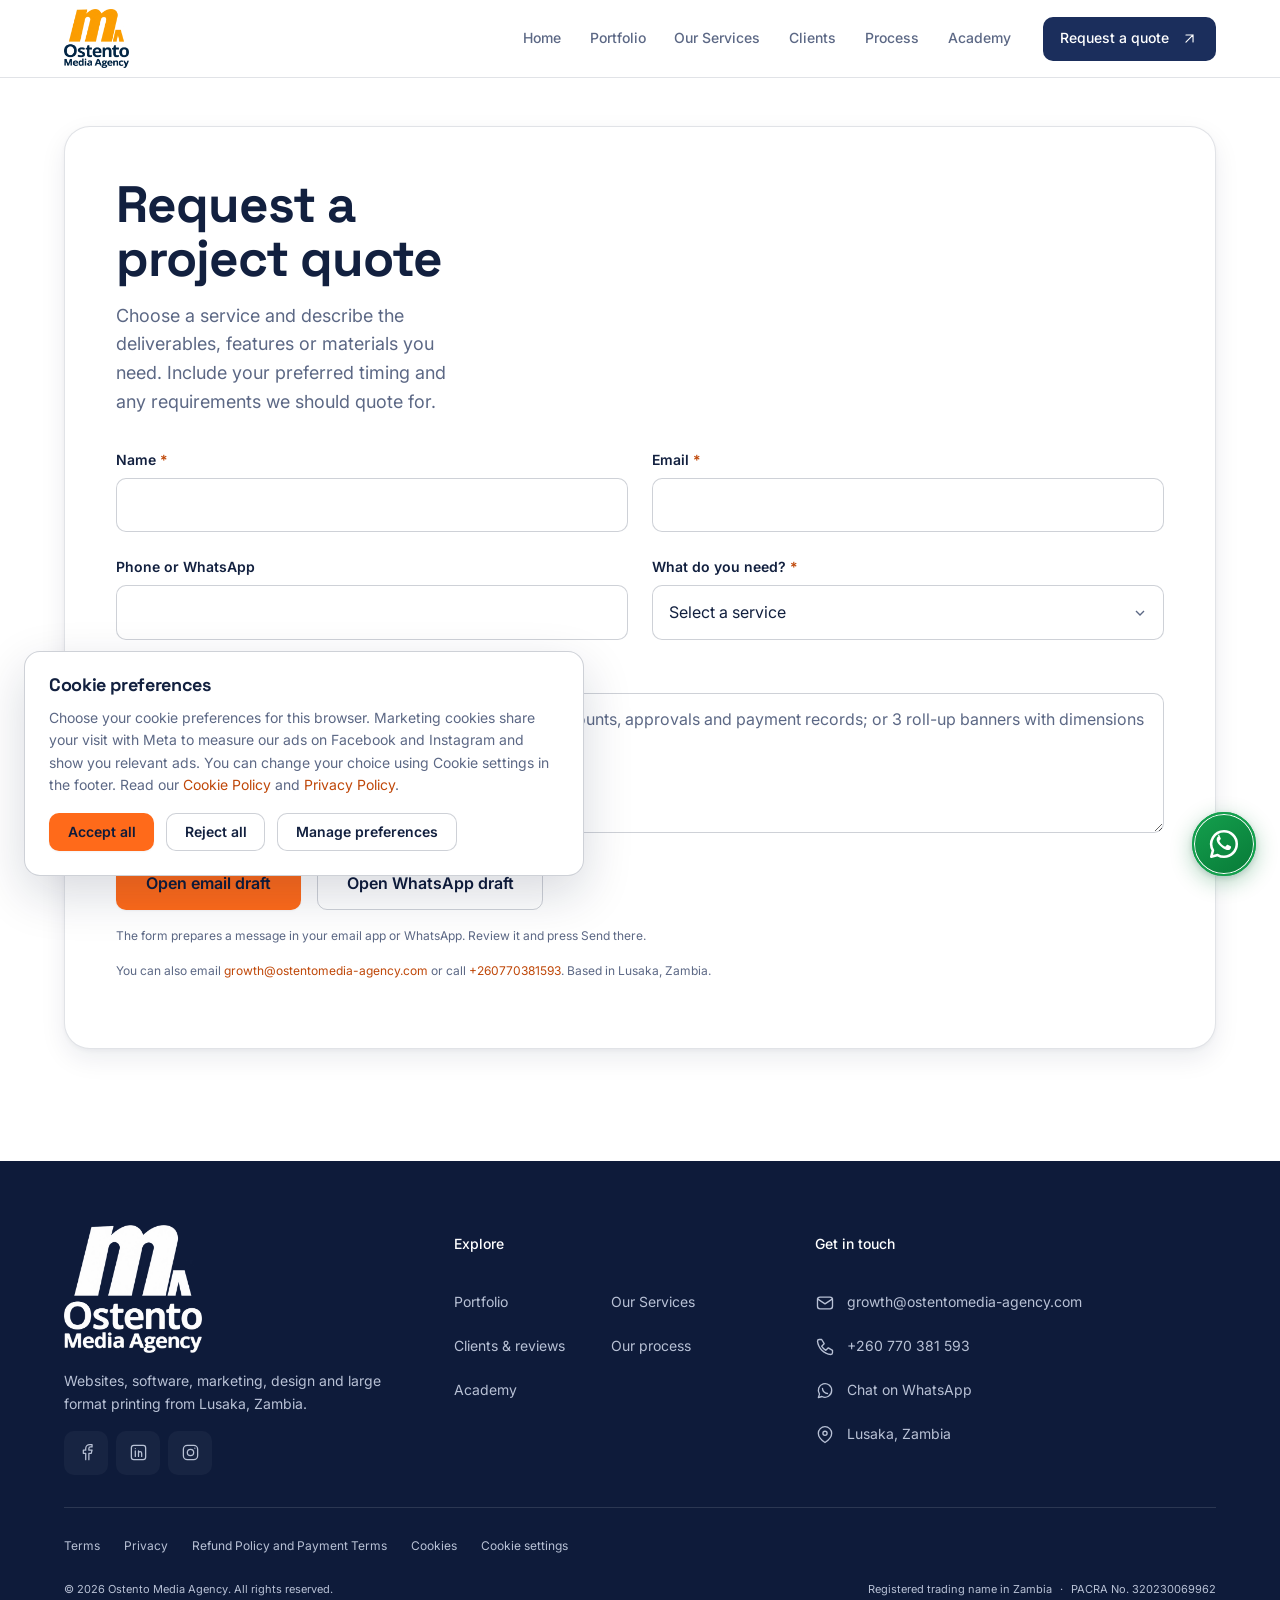
<file: contact.html>
<!DOCTYPE html>
<html lang="en">
<head>
    <meta charset="UTF-8">
    <meta name="viewport" content="width=device-width, initial-scale=1.0">
    <title>Request a Quote | Ostento Media Agency, Lusaka</title>
    <meta name="description" content="Request a quote for a website or web app, business software, marketing, branding and graphic design, or large format printing. Contact Ostento in Lusaka, Zambia.">
    <meta name="theme-color" content="#FFFFFF">
    <link rel="canonical" href="https://www.ostentomedia-agency.com/contact.html">
    <meta property="og:url" content="https://www.ostentomedia-agency.com/contact.html">
    <meta property="og:site_name" content="Ostento">
    <meta property="og:type" content="website">
    <meta property="og:title" content="Request a Quote | Ostento Media Agency, Lusaka">
    <meta property="og:description" content="Request a quote for a website or web app, business software, marketing, branding and graphic design, or large format printing. Contact Ostento in Lusaka, Zambia.">
    <meta property="og:image" content="https://www.ostentomedia-agency.com/assets/images/hero-studio.jpg">
    <meta name="twitter:card" content="summary_large_image">
    <meta name="twitter:title" content="Request a Quote | Ostento Media Agency, Lusaka">
    <meta name="twitter:description" content="Request a quote for a website or web app, business software, marketing, branding and graphic design, or large format printing. Contact Ostento in Lusaka, Zambia.">
    <meta name="twitter:image" content="https://www.ostentomedia-agency.com/assets/images/hero-studio.jpg">
    <link rel="icon" type="image/png" sizes="32x32" href="assets/images/ostento-favicon-32.png">
    <link rel="apple-touch-icon" href="assets/images/ostento-favicon-180.png">
    <link rel="preconnect" href="https://fonts.googleapis.com">
    <link rel="preconnect" href="https://fonts.gstatic.com" crossorigin>
    <link href="https://fonts.googleapis.com/css2?family=Inter:wght@400;500;600;700&family=Space+Grotesk:wght@500;600;700&display=swap" rel="stylesheet">
    <link rel="stylesheet" href="assets/css/style.css?v=20261001-whatsapp">
    <script type="application/ld+json">
    {
        "@context": "https://schema.org",
        "@type": "ContactPage",
        "name": "Request a quote",
        "url": "https://www.ostentomedia-agency.com/contact.html",
        "about": { "@id": "https://www.ostentomedia-agency.com/#organization" },
        "mainEntity": {
            "@type": "ProfessionalService",
            "@id": "https://www.ostentomedia-agency.com/#organization",
            "name": "Ostento Media Agency",
            "url": "https://www.ostentomedia-agency.com/",
            "email": "growth@ostentomedia-agency.com",
            "telephone": "+260770381593",
            "address": {
                "@type": "PostalAddress",
                "addressLocality": "Lusaka",
                "addressCountry": "ZM"
            }
        }
    }
    </script>
    <!-- Deliberately absent: Review and AggregateRating. Marking up reviews
         that are not genuinely displayed is structured-data spam and risks a
         manual action. Add them only when real, attributable reviews are live
         on the Clients and reviews page. -->

</head>
<body>
    <a class="skip-link" href="#main">Skip to content</a>

    <!-- ============ Header ============ -->
    <header class="site-header" id="site-header">
        <nav class="container nav" aria-label="Main navigation">
            <a class="nav__brand" href="index.html" aria-label="Ostento home">
                <img src="assets/images/ostento-logo.webp" alt="Ostento Media Agency" width="480" height="445" decoding="async">
            </a>
            <button class="nav__toggle" type="button" aria-label="Open menu" aria-expanded="false" aria-controls="nav-menu">
                <span class="nav__toggle-label">Menu</span><span class="nav__toggle-icon" aria-hidden="true"></span>
            </button>
            <ul class="nav__menu" id="nav-menu">
                <li><a class="nav__link" href="index.html">Home</a></li>
                <li><a class="nav__link" href="portfolio.html">Portfolio</a></li>
                <li><a class="nav__link" href="services.html">Our Services</a></li>
                <li><a class="nav__link" href="clients.html">Clients</a></li>
                <li><a class="nav__link" href="process.html">Process</a></li>
                <li><a class="nav__link" href="academy.html">Academy</a></li>
                <li class="nav__cta"><a class="nav__project" aria-current="page" href="contact.html">Request a quote <svg viewBox="0 0 24 24" fill="none" stroke="currentColor" stroke-width="1.6" stroke-linecap="round" stroke-linejoin="round" aria-hidden="true" focusable="false"><path d="M7 17 17 7M7 7h10v10"/></svg></a></li>
            </ul>
        </nav>
        <div class="nav__backdrop" hidden></div>
    </header>

    <main id="main" class="standalone-main">
        <section class="section" id="contact">
            <div class="container">
                <div class="inquiry reveal">
                    <div class="inquiry__head">
                        <h1>Request a project quote</h1>
                        <p>Choose a service and describe the deliverables, features or materials you need. Include your preferred timing and any requirements we should quote for.</p>
                    </div>
                    <form class="contact-form" method="post" data-contact-draft>
                        <div class="form-grid">
                            <div class="field">
                                <label for="c-name">Name <span class="req">*</span></label>
                                <input id="c-name" name="name" type="text" autocomplete="name" required>
                            </div>
                            <div class="field">
                                <label for="c-email">Email <span class="req">*</span></label>
                                <input id="c-email" name="email" type="email" autocomplete="email" required>
                            </div>
                        </div>
                        <div class="form-grid">
                            <div class="field">
                                <label for="c-phone">Phone or WhatsApp</label>
                                <input id="c-phone" name="phone" type="tel" autocomplete="tel">
                            </div>
                            <div class="field">
                                <label for="c-type">What do you need? <span class="req">*</span></label>
                                <select id="c-type" name="project_type" required>
                                    <option value="">Select a service</option>
                                    <option value="websites">Websites and web apps</option>
                                    <option value="software">Custom business software</option>
                                    <option value="marketing">Marketing</option>
                                    <option value="branding">Branding and graphic design</option>
                                    <option value="printing">Large format printing</option>
                                    <option value="other">Other or several services</option>
                                </select>
                            </div>
                        </div>
                        <div class="field">
                            <label for="c-message">Tell us about your project <span class="req">*</span></label>
                            <textarea id="c-message" name="message" placeholder="For example: a loan management system with customer accounts, approvals and payment records; or 3 roll-up banners with dimensions and quantities." required></textarea>
                        </div>
                        <div class="hero__actions">
                            <button class="btn btn--primary btn--lg" type="submit" name="channel" value="email">Open email draft</button>
                            <button class="btn btn--secondary btn--lg" type="submit" name="channel" value="whatsapp">Open WhatsApp draft</button>
                        </div>
                        <p class="form-note">The form prepares a message in your email app or WhatsApp. Review it and press Send there.</p>
                        <p class="form-note" id="contact-status" role="status" aria-live="polite"></p>
                    </form>
                    <p class="form-note">You can also email <a href="mailto:growth@ostentomedia-agency.com">growth@ostentomedia-agency.com</a> or call <a href="tel:+260770381593">+260770381593</a>. Based in Lusaka, Zambia.</p>
                </div>
            </div>
        </section>
    </main>

    <!-- ============ Footer ============ -->
    <footer class="site-footer">
        <div class="container">
            <div class="footer-top">
                <div class="footer-brand">
                    <a class="footer-brand__logo" href="index.html" aria-label="Ostento home"><img src="assets/images/ostento-logo.webp" alt="Ostento Media Agency" width="480" height="445" decoding="async" loading="lazy"></a>
                    <p>Websites, software, marketing, design and large format printing from Lusaka, Zambia.</p>
                    <div class="footer-social" aria-label="Social profiles">
                        <a href="https://www.facebook.com/ostentomediaagency" aria-label="Ostento on Facebook" rel="noopener noreferrer" target="_blank"><svg viewBox="0 0 24 24" fill="none" stroke="currentColor" stroke-width="1.6" stroke-linecap="round" stroke-linejoin="round" aria-hidden="true" focusable="false"><path d="M15 21v-8h3l1-4h-4V7a2 2 0 0 1 2-2h2V2h-3a5 5 0 0 0-5 5v2H8v4h3v8"/></svg></a>
                        <a href="https://www.linkedin.com/company/ostentomedia-agency" aria-label="Ostento on LinkedIn" rel="noopener noreferrer" target="_blank"><svg viewBox="0 0 24 24" fill="none" stroke="currentColor" stroke-width="1.6" stroke-linecap="round" stroke-linejoin="round" aria-hidden="true" focusable="false"><rect x="3" y="3" width="18" height="18" rx="3"/><path d="M8 10v7M8 7v.1M12 17v-4a2 2 0 0 1 4 0v4M12 10v7"/></svg></a>
                        <a href="https://www.instagram.com/ostentomediaagency/" aria-label="Ostento on Instagram" rel="noopener noreferrer" target="_blank"><svg viewBox="0 0 24 24" fill="none" stroke="currentColor" stroke-width="1.6" stroke-linecap="round" stroke-linejoin="round" aria-hidden="true" focusable="false"><rect x="3" y="3" width="18" height="18" rx="5"/><circle cx="12" cy="12" r="4"/><path d="M17.5 6.5v.1"/></svg></a>
                    </div>
                </div>
                <nav class="footer-col" aria-label="Explore Ostento">
                    <h2>Explore</h2>
                    <ul class="footer-links">
                        <li><a href="portfolio.html">Portfolio</a></li>
                        <li><a href="services.html">Our Services</a></li>
                        <li><a href="clients.html">Clients &amp; reviews</a></li>
                        <li><a href="process.html">Our process</a></li>
                        <li><a href="academy.html">Academy</a></li>
                    </ul>
                </nav>
                <div class="footer-col footer-contact">
                    <h2>Get in touch</h2>
                    <ul>
                        <li><a href="mailto:growth@ostentomedia-agency.com"><svg viewBox="0 0 24 24" fill="none" stroke="currentColor" stroke-width="1.6" stroke-linecap="round" stroke-linejoin="round" aria-hidden="true" focusable="false"><rect x="3" y="5" width="18" height="14" rx="3"/><path d="m3 7 9 6 9-6"/></svg><span>growth@ostentomedia-agency.com</span></a></li>
                        <li><a href="tel:+260770381593"><svg viewBox="0 0 24 24" fill="none" stroke="currentColor" stroke-width="1.6" stroke-linecap="round" stroke-linejoin="round" aria-hidden="true" focusable="false"><path d="m8 3 3 5-3 3a14 14 0 0 0 5 5l3-3 5 3v3a2 2 0 0 1-2 2A18 18 0 0 1 3 5a2 2 0 0 1 2-2Z"/></svg><span>+260 770 381 593</span></a></li>
                        <li><a href="https://wa.me/260770381593" target="_blank" rel="noopener noreferrer"><svg viewBox="0 0 24 24" fill="none" stroke="currentColor" stroke-width="1.6" stroke-linecap="round" stroke-linejoin="round" aria-hidden="true" focusable="false"><path d="M20 11.5a8 8 0 0 1-11.7 7.1L4 20l1.4-4.3A8 8 0 1 1 20 11.5Z"/><path d="M9 9c0 3 3 6 6 6"/></svg><span>Chat on WhatsApp</span></a></li>
                        <li><span class="footer-contact__location"><svg viewBox="0 0 24 24" fill="none" stroke="currentColor" stroke-width="1.6" stroke-linecap="round" stroke-linejoin="round" aria-hidden="true" focusable="false"><path d="M20 10c0 6-8 11-8 11S4 16 4 10a8 8 0 1 1 16 0Z"/><circle cx="12" cy="10" r="2.5"/></svg><span>Lusaka, Zambia</span></span></li>
                    </ul>
                </div>
            </div>
            <div class="footer-bottom">
                <nav class="footer-legal" aria-label="Policies">
                    <a href="terms.html">Terms</a>
                    <a href="privacy.html">Privacy</a>
                    <a href="refund-policy-and-payment-terms.html">Refund Policy and Payment Terms</a>
                    <a href="cookies.html">Cookies</a>
                    <button type="button" data-cookie-settings>Cookie settings</button>
                </nav>
                <div class="footer-fineprint">
                    <p>&copy; <span id="year">2026</span> Ostento Media Agency. All rights reserved.</p>
                    <p>Registered trading name in Zambia <span class="footer-fineprint__separator" aria-hidden="true">&middot;</span> PACRA No. 320230069962</p>
                </div>
            </div>
        </div>
    </footer>

    <!-- ============ Cookie consent ============ -->
        <a class="whatsapp-float" href="https://wa.me/260770381593" target="_blank" rel="noopener noreferrer" aria-label="Chat with Ostento on WhatsApp">
        <svg viewBox="0 0 24 24" fill="none" aria-hidden="true" focusable="false">
            <path d="M12 3a9 9 0 0 1 0 18 9 9 0 0 1-4.5-1.2L3 21l1.2-4.5A9 9 0 0 1 12 3Z" stroke="currentColor" stroke-width="1.8" stroke-linecap="round" stroke-linejoin="round"></path>
            <path d="M8.3 6.5c-.4 0-.7.2-.9.5-.4.5-.6 1.1-.6 1.8 0 1.2.7 2.6 2.1 4.1 1.4 1.5 3.4 2.9 5.1 3.3.8.2 1.5.1 2-.2.5-.3.8-.8.9-1.3l.1-.6c0-.2-.1-.4-.3-.5l-2.1-1c-.2-.1-.4-.1-.6.1l-.9 1c-.1.1-.3.2-.5.1-.9-.4-1.7-1-2.3-1.6-.7-.7-1.2-1.4-1.5-2.1-.1-.2 0-.4.1-.5l.7-.9c.2-.2.2-.4.1-.6l-1-2.3c-.1-.2-.3-.3-.5-.3h-.8Z" fill="currentColor"></path>
        </svg>
        <span class="whatsapp-float__label" aria-hidden="true">Chat on WhatsApp</span>
    </a>

    <div class="cookie-banner" id="cookie-banner" role="dialog" aria-label="Cookie consent" aria-live="polite">
        <h3>Cookie preferences</h3>
        <p>Choose your cookie preferences for this browser. Marketing cookies share your visit with Meta to measure our ads on Facebook and Instagram and show you relevant ads. You can change your choice using Cookie settings in the footer. Read our <a href="cookies.html">Cookie Policy</a> and <a href="privacy.html">Privacy Policy</a>.</p>
        <div class="cookie-actions">
            <button class="btn btn--primary" type="button" data-cookie="accept">Accept all</button>
            <button class="btn btn--ghost" type="button" data-cookie="reject">Reject all</button>
            <button class="btn btn--ghost" type="button" data-cookie="manage">Manage preferences</button>
        </div>
    </div>

    <div class="cookie-modal" id="cookie-modal" role="dialog" aria-modal="true" aria-labelledby="cookie-modal-title">
        <div class="cookie-modal__box">
            <h3 id="cookie-modal-title">Cookie preferences</h3>
            <p class="muted" style="font-size:var(--fs-200);">Choose which cookies we may use. You can change this at any time from Cookie settings in the footer.</p>
            <div class="cookie-cat">
                <div class="cookie-cat__head">
                    <h4>Strictly necessary</h4>
                    <label class="toggle"><input type="checkbox" checked disabled aria-label="Strictly necessary cookies, always on"><span class="toggle__track"></span></label>
                </div>
                <p>Required for the site to work. These are always on and never store marketing data.</p>
            </div>
            <div class="cookie-cat">
                <div class="cookie-cat__head">
                    <h4>Analytics</h4>
                    <label class="toggle"><input type="checkbox" id="ck-analytics" aria-label="Analytics cookies"><span class="toggle__track"></span></label>
                </div>
                <p>Help us understand which pages are useful, so we can improve them. Anonymous and aggregated.</p>
            </div>
            <div class="cookie-cat">
                <div class="cookie-cat__head">
                    <h4>Marketing</h4>
                    <label class="toggle"><input type="checkbox" id="ck-marketing" aria-label="Marketing cookies"><span class="toggle__track"></span></label>
                </div>
                <p>Share details of your visit with Meta through the Meta Pixel, to measure our ads on Facebook and Instagram and show relevant ads. Off unless you turn them on.</p>
            </div>
            <div class="cookie-actions" style="margin-top:var(--sp-4);">
                <button class="btn btn--primary" type="button" data-cookie="save">Save preferences</button>
                <button class="btn btn--ghost" type="button" data-cookie="accept">Accept all</button>
                <button class="btn btn--ghost" type="button" data-cookie="reject">Reject all</button>
            </div>
        </div>
    </div>

    <script src="assets/js/meta-pixel.js?v=20261006-pixel-id" defer></script>
    <script src="assets/js/script.js?v=20261006-consent-v2" defer></script>
</body>
</html>
</file>
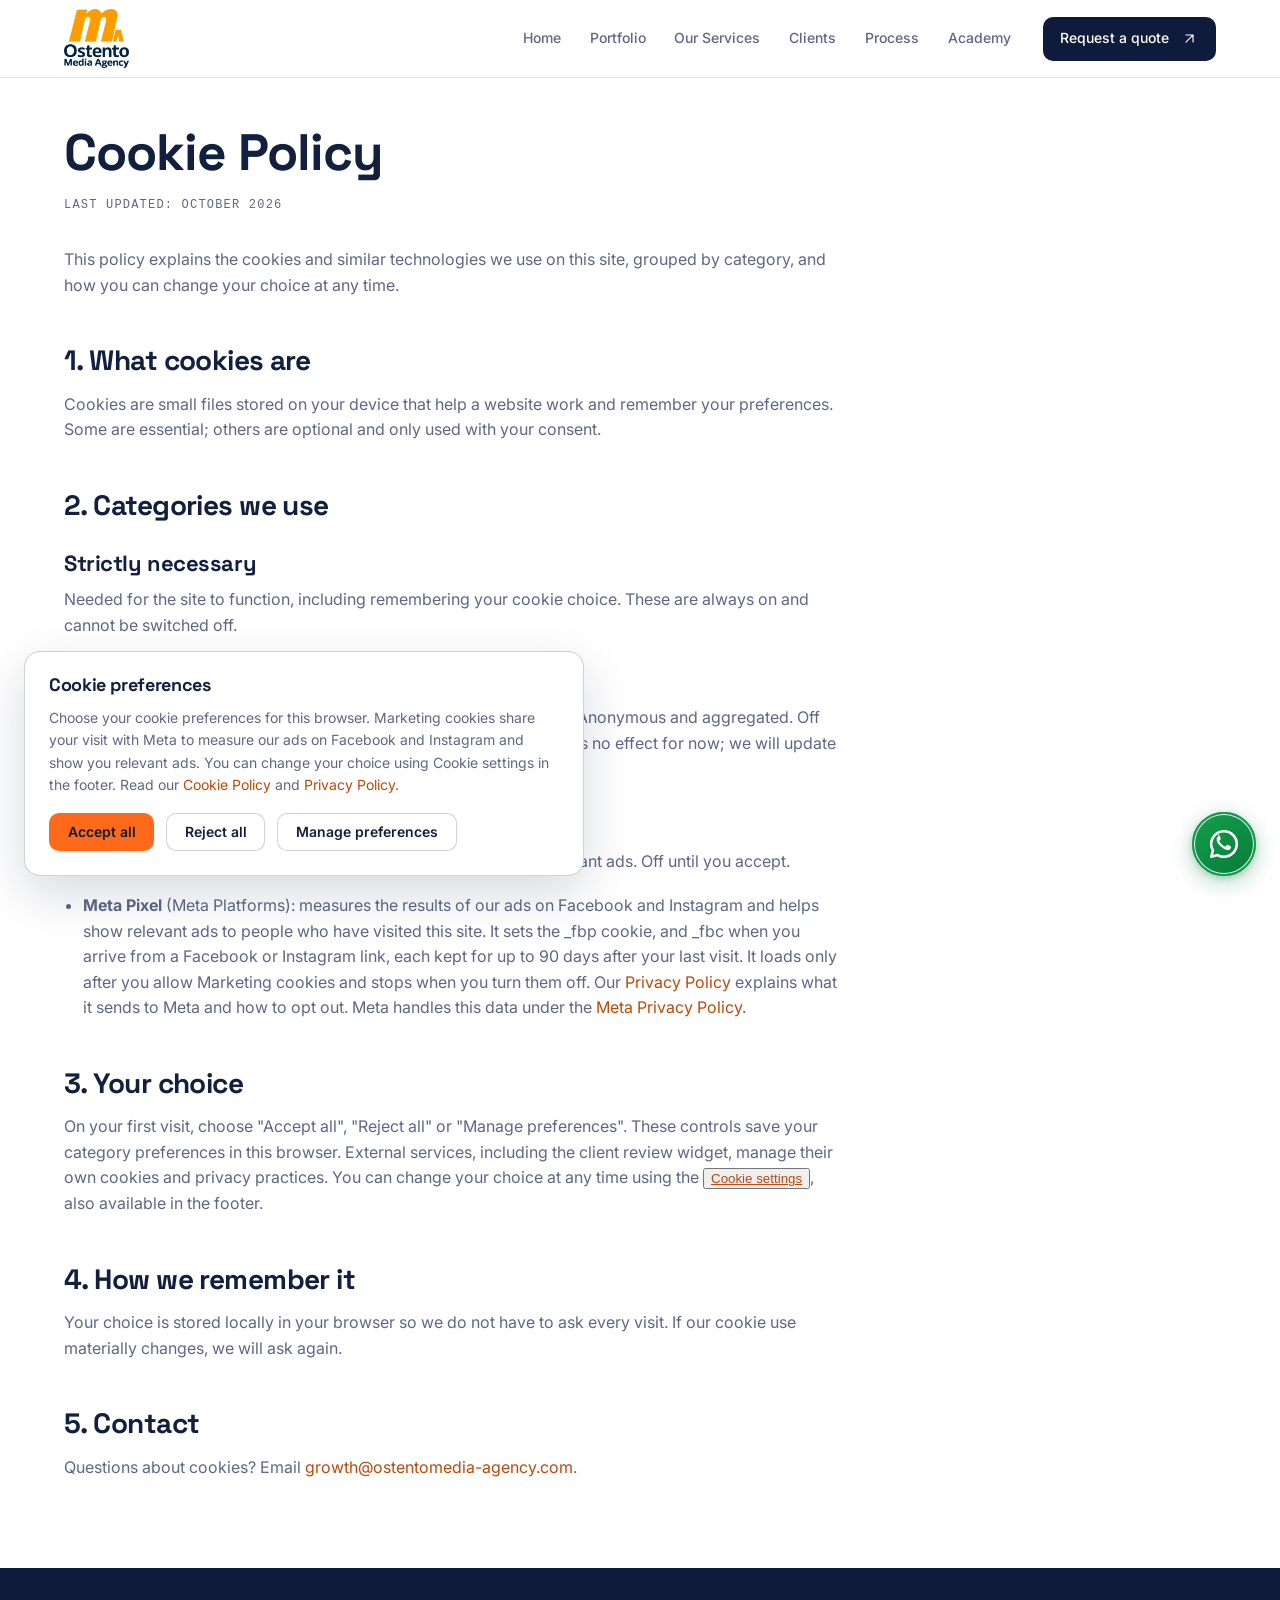
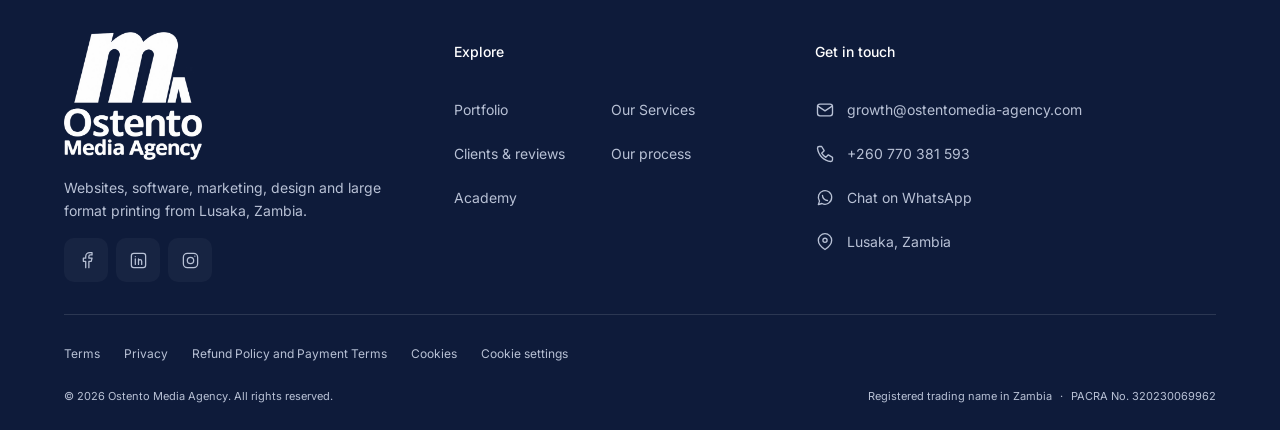
<file: cookies.html>
<!DOCTYPE html>
<html lang="en">
<head>
    <meta charset="UTF-8">
    <meta name="viewport" content="width=device-width, initial-scale=1.0">
    <title>Cookie Policy | Ostento</title>
    <meta name="description" content="What cookies Ostento uses, by category, and how to change your consent.">
    <meta name="theme-color" content="#FFFFFF">
    <link rel="canonical" href="https://www.ostentomedia-agency.com/cookies.html">
    <meta property="og:url" content="https://www.ostentomedia-agency.com/cookies.html">
    <meta property="og:site_name" content="Ostento">
    <meta property="og:type" content="website">
    <meta property="og:title" content="Cookie Policy | Ostento">
    <meta property="og:description" content="What cookies Ostento uses, by category, and how to change your consent.">
    <meta property="og:image" content="https://www.ostentomedia-agency.com/assets/images/hero.jpg">
    <meta name="twitter:card" content="summary_large_image">
    <meta name="twitter:title" content="Cookie Policy | Ostento">
    <meta name="twitter:description" content="What cookies Ostento uses, by category, and how to change your consent.">
    <meta name="twitter:image" content="https://www.ostentomedia-agency.com/assets/images/hero.jpg">
    <link rel="icon" type="image/png" sizes="32x32" href="assets/images/ostento-favicon-32.png">
    <link rel="apple-touch-icon" href="assets/images/ostento-favicon-180.png">
    <link rel="preconnect" href="https://fonts.googleapis.com">
    <link rel="preconnect" href="https://fonts.gstatic.com" crossorigin>
    <link href="https://fonts.googleapis.com/css2?family=Inter:wght@400;500;600;700&family=Space+Grotesk:wght@500;600;700&display=swap" rel="stylesheet">
    <link rel="stylesheet" href="assets/css/style.css?v=20261001-whatsapp">
</head>
<body>
    <a class="skip-link" href="#main">Skip to content</a>

    <header class="site-header" id="site-header">
        <nav class="container nav" aria-label="Main navigation">
            <a class="nav__brand" href="index.html" aria-label="Ostento home">
                <img src="assets/images/ostento-logo.webp" alt="Ostento Media Agency" width="480" height="445" decoding="async">
            </a>
            <button class="nav__toggle" type="button" aria-label="Open menu" aria-expanded="false" aria-controls="nav-menu">
                <span class="nav__toggle-label">Menu</span><span class="nav__toggle-icon" aria-hidden="true"></span>
            </button>
            <ul class="nav__menu" id="nav-menu">
                <li><a class="nav__link" href="index.html">Home</a></li>
                <li><a class="nav__link" href="portfolio.html">Portfolio</a></li>
                <li><a class="nav__link" href="services.html">Our Services</a></li>
                <li><a class="nav__link" href="clients.html">Clients</a></li>
                <li><a class="nav__link" href="process.html">Process</a></li>
                <li><a class="nav__link" href="academy.html">Academy</a></li>
                <li class="nav__cta"><a class="nav__project" href="contact.html">Request a quote <svg viewBox="0 0 24 24" fill="none" stroke="currentColor" stroke-width="1.6" stroke-linecap="round" stroke-linejoin="round" aria-hidden="true" focusable="false"><path d="M7 17 17 7M7 7h10v10"/></svg></a></li>
            </ul>
        </nav>
        <div class="nav__backdrop" hidden></div>
    </header>

    <main id="main">
        <section class="legal"><div class="container"><div class="legal__inner">
            <h1>Cookie Policy</h1>
            <p class="updated">Last updated: October 2026</p>
            <p>This policy explains the cookies and similar technologies we use on this site, grouped by category, and how you can change your choice at any time.</p>

            <h2>1. What cookies are</h2>
            <p>Cookies are small files stored on your device that help a website work and remember your preferences. Some are essential; others are optional and only used with your consent.</p>

            <h2>2. Categories we use</h2>
            <h3>Strictly necessary</h3>
            <p>Needed for the site to function, including remembering your cookie choice. These are always on and cannot be switched off.</p>
            <h3>Analytics (optional)</h3>
            <p>Help us understand which pages are useful so we can improve them. Anonymous and aggregated. Off until you accept. We do not use an analytics tool yet, so this setting has no effect for now; we will update this policy before adding one.</p>
            <h3>Marketing (optional)</h3>
            <p>Used to measure our ads on Facebook and Instagram and show relevant ads. Off until you accept.</p>
            <ul>
                <li><strong>Meta Pixel</strong> (Meta Platforms): measures the results of our ads on Facebook and Instagram and helps show relevant ads to people who have visited this site. It sets the _fbp cookie, and _fbc when you arrive from a Facebook or Instagram link, each kept for up to 90 days after your last visit. It loads only after you allow Marketing cookies and stops when you turn them off. Our <a href="privacy.html">Privacy Policy</a> explains what it sends to Meta and how to opt out. Meta handles this data under the <a href="https://www.facebook.com/privacy/policy/" target="_blank" rel="noopener noreferrer">Meta Privacy Policy</a>.</li>
            </ul>

            <h2>3. Your choice</h2>
            <p>On your first visit, choose "Accept all", "Reject all" or "Manage preferences". These controls save your category preferences in this browser. External services, including the client review widget, manage their own cookies and privacy practices. You can change your choice at any time using the <button class="btn-link" type="button" data-cookie-settings style="color:var(--orange-ink);text-decoration:underline;">Cookie settings</button>, also available in the footer.</p>

            <h2>4. How we remember it</h2>
            <p>Your choice is stored locally in your browser so we do not have to ask every visit. If our cookie use materially changes, we will ask again.</p>

            <h2>5. Contact</h2>
            <p>Questions about cookies? Email <a href="mailto:growth@ostentomedia-agency.com">growth@ostentomedia-agency.com</a>.</p>
        </div></div></section>
    </main>

    <footer class="site-footer">
        <div class="container">
            <div class="footer-top">
                <div class="footer-brand">
                    <a class="footer-brand__logo" href="index.html" aria-label="Ostento home"><img src="assets/images/ostento-logo.webp" alt="Ostento Media Agency" width="480" height="445" decoding="async" loading="lazy"></a>
                    <p>Websites, software, marketing, design and large format printing from Lusaka, Zambia.</p>
                    <div class="footer-social" aria-label="Social profiles">
                        <a href="https://www.facebook.com/ostentomediaagency" aria-label="Ostento on Facebook" rel="noopener noreferrer" target="_blank"><svg viewBox="0 0 24 24" fill="none" stroke="currentColor" stroke-width="1.6" stroke-linecap="round" stroke-linejoin="round" aria-hidden="true" focusable="false"><path d="M15 21v-8h3l1-4h-4V7a2 2 0 0 1 2-2h2V2h-3a5 5 0 0 0-5 5v2H8v4h3v8"/></svg></a>
                        <a href="https://www.linkedin.com/company/ostentomedia-agency" aria-label="Ostento on LinkedIn" rel="noopener noreferrer" target="_blank"><svg viewBox="0 0 24 24" fill="none" stroke="currentColor" stroke-width="1.6" stroke-linecap="round" stroke-linejoin="round" aria-hidden="true" focusable="false"><rect x="3" y="3" width="18" height="18" rx="3"/><path d="M8 10v7M8 7v.1M12 17v-4a2 2 0 0 1 4 0v4M12 10v7"/></svg></a>
                        <a href="https://www.instagram.com/ostentomediaagency/" aria-label="Ostento on Instagram" rel="noopener noreferrer" target="_blank"><svg viewBox="0 0 24 24" fill="none" stroke="currentColor" stroke-width="1.6" stroke-linecap="round" stroke-linejoin="round" aria-hidden="true" focusable="false"><rect x="3" y="3" width="18" height="18" rx="5"/><circle cx="12" cy="12" r="4"/><path d="M17.5 6.5v.1"/></svg></a>
                    </div>
                </div>
                <nav class="footer-col" aria-label="Explore Ostento">
                    <h2>Explore</h2>
                    <ul class="footer-links">
                        <li><a href="portfolio.html">Portfolio</a></li>
                        <li><a href="services.html">Our Services</a></li>
                        <li><a href="clients.html">Clients &amp; reviews</a></li>
                        <li><a href="process.html">Our process</a></li>
                        <li><a href="academy.html">Academy</a></li>
                    </ul>
                </nav>
                <div class="footer-col footer-contact">
                    <h2>Get in touch</h2>
                    <ul>
                        <li><a href="mailto:growth@ostentomedia-agency.com"><svg viewBox="0 0 24 24" fill="none" stroke="currentColor" stroke-width="1.6" stroke-linecap="round" stroke-linejoin="round" aria-hidden="true" focusable="false"><rect x="3" y="5" width="18" height="14" rx="3"/><path d="m3 7 9 6 9-6"/></svg><span>growth@ostentomedia-agency.com</span></a></li>
                        <li><a href="tel:+260770381593"><svg viewBox="0 0 24 24" fill="none" stroke="currentColor" stroke-width="1.6" stroke-linecap="round" stroke-linejoin="round" aria-hidden="true" focusable="false"><path d="m8 3 3 5-3 3a14 14 0 0 0 5 5l3-3 5 3v3a2 2 0 0 1-2 2A18 18 0 0 1 3 5a2 2 0 0 1 2-2Z"/></svg><span>+260 770 381 593</span></a></li>
                        <li><a href="https://wa.me/260770381593" target="_blank" rel="noopener noreferrer"><svg viewBox="0 0 24 24" fill="none" stroke="currentColor" stroke-width="1.6" stroke-linecap="round" stroke-linejoin="round" aria-hidden="true" focusable="false"><path d="M20 11.5a8 8 0 0 1-11.7 7.1L4 20l1.4-4.3A8 8 0 1 1 20 11.5Z"/><path d="M9 9c0 3 3 6 6 6"/></svg><span>Chat on WhatsApp</span></a></li>
                        <li><span class="footer-contact__location"><svg viewBox="0 0 24 24" fill="none" stroke="currentColor" stroke-width="1.6" stroke-linecap="round" stroke-linejoin="round" aria-hidden="true" focusable="false"><path d="M20 10c0 6-8 11-8 11S4 16 4 10a8 8 0 1 1 16 0Z"/><circle cx="12" cy="10" r="2.5"/></svg><span>Lusaka, Zambia</span></span></li>
                    </ul>
                </div>
            </div>
            <div class="footer-bottom">
                <nav class="footer-legal" aria-label="Policies">
                    <a href="terms.html">Terms</a>
                    <a href="privacy.html">Privacy</a>
                    <a href="refund-policy-and-payment-terms.html">Refund Policy and Payment Terms</a>
                    <a href="cookies.html">Cookies</a>
                    <button type="button" data-cookie-settings>Cookie settings</button>
                </nav>
                <div class="footer-fineprint">
                    <p>&copy; <span id="year">2026</span> Ostento Media Agency. All rights reserved.</p>
                    <p>Registered trading name in Zambia <span class="footer-fineprint__separator" aria-hidden="true">&middot;</span> PACRA No. 320230069962</p>
                </div>
            </div>
        </div>
    </footer>

        <a class="whatsapp-float" href="https://wa.me/260770381593" target="_blank" rel="noopener noreferrer" aria-label="Chat with Ostento on WhatsApp">
        <svg viewBox="0 0 24 24" fill="none" aria-hidden="true" focusable="false">
            <path d="M12 3a9 9 0 0 1 0 18 9 9 0 0 1-4.5-1.2L3 21l1.2-4.5A9 9 0 0 1 12 3Z" stroke="currentColor" stroke-width="1.8" stroke-linecap="round" stroke-linejoin="round"></path>
            <path d="M8.3 6.5c-.4 0-.7.2-.9.5-.4.5-.6 1.1-.6 1.8 0 1.2.7 2.6 2.1 4.1 1.4 1.5 3.4 2.9 5.1 3.3.8.2 1.5.1 2-.2.5-.3.8-.8.9-1.3l.1-.6c0-.2-.1-.4-.3-.5l-2.1-1c-.2-.1-.4-.1-.6.1l-.9 1c-.1.1-.3.2-.5.1-.9-.4-1.7-1-2.3-1.6-.7-.7-1.2-1.4-1.5-2.1-.1-.2 0-.4.1-.5l.7-.9c.2-.2.2-.4.1-.6l-1-2.3c-.1-.2-.3-.3-.5-.3h-.8Z" fill="currentColor"></path>
        </svg>
        <span class="whatsapp-float__label" aria-hidden="true">Chat on WhatsApp</span>
    </a>

    <div class="cookie-banner" id="cookie-banner" role="dialog" aria-label="Cookie consent" aria-live="polite">
        <h3>Cookie preferences</h3>
        <p>Choose your cookie preferences for this browser. Marketing cookies share your visit with Meta to measure our ads on Facebook and Instagram and show you relevant ads. You can change your choice using Cookie settings in the footer. Read our <a href="cookies.html">Cookie Policy</a> and <a href="privacy.html">Privacy Policy</a>.</p>
        <div class="cookie-actions">
            <button class="btn btn--primary" type="button" data-cookie="accept">Accept all</button>
            <button class="btn btn--ghost" type="button" data-cookie="reject">Reject all</button>
            <button class="btn btn--ghost" type="button" data-cookie="manage">Manage preferences</button>
        </div>
    </div>

    <div class="cookie-modal" id="cookie-modal" role="dialog" aria-modal="true" aria-labelledby="cookie-modal-title">
        <div class="cookie-modal__box">
            <h3 id="cookie-modal-title">Cookie preferences</h3>
            <p class="muted" style="font-size:var(--fs-200);">Choose which cookies we may use. You can change this at any time from Cookie settings in the footer.</p>
            <div class="cookie-cat">
                <div class="cookie-cat__head">
                    <h4>Strictly necessary</h4>
                    <label class="toggle"><input type="checkbox" checked disabled aria-label="Strictly necessary cookies, always on"><span class="toggle__track"></span></label>
                </div>
                <p>Required for the site to work. These are always on and never store marketing data.</p>
            </div>
            <div class="cookie-cat">
                <div class="cookie-cat__head">
                    <h4>Analytics</h4>
                    <label class="toggle"><input type="checkbox" id="ck-analytics" aria-label="Analytics cookies"><span class="toggle__track"></span></label>
                </div>
                <p>Help us understand which pages are useful, so we can improve them. Anonymous and aggregated.</p>
            </div>
            <div class="cookie-cat">
                <div class="cookie-cat__head">
                    <h4>Marketing</h4>
                    <label class="toggle"><input type="checkbox" id="ck-marketing" aria-label="Marketing cookies"><span class="toggle__track"></span></label>
                </div>
                <p>Share details of your visit with Meta through the Meta Pixel, to measure our ads on Facebook and Instagram and show relevant ads. Off unless you turn them on.</p>
            </div>
            <div class="cookie-actions" style="margin-top:var(--sp-4);">
                <button class="btn btn--primary" type="button" data-cookie="save">Save preferences</button>
                <button class="btn btn--ghost" type="button" data-cookie="accept">Accept all</button>
                <button class="btn btn--ghost" type="button" data-cookie="reject">Reject all</button>
            </div>
        </div>
    </div>

    <script src="assets/js/meta-pixel.js?v=20261006-pixel-id" defer></script>
    <script src="assets/js/script.js?v=20261006-consent-v2" defer></script>
</body>
</html>
</file>
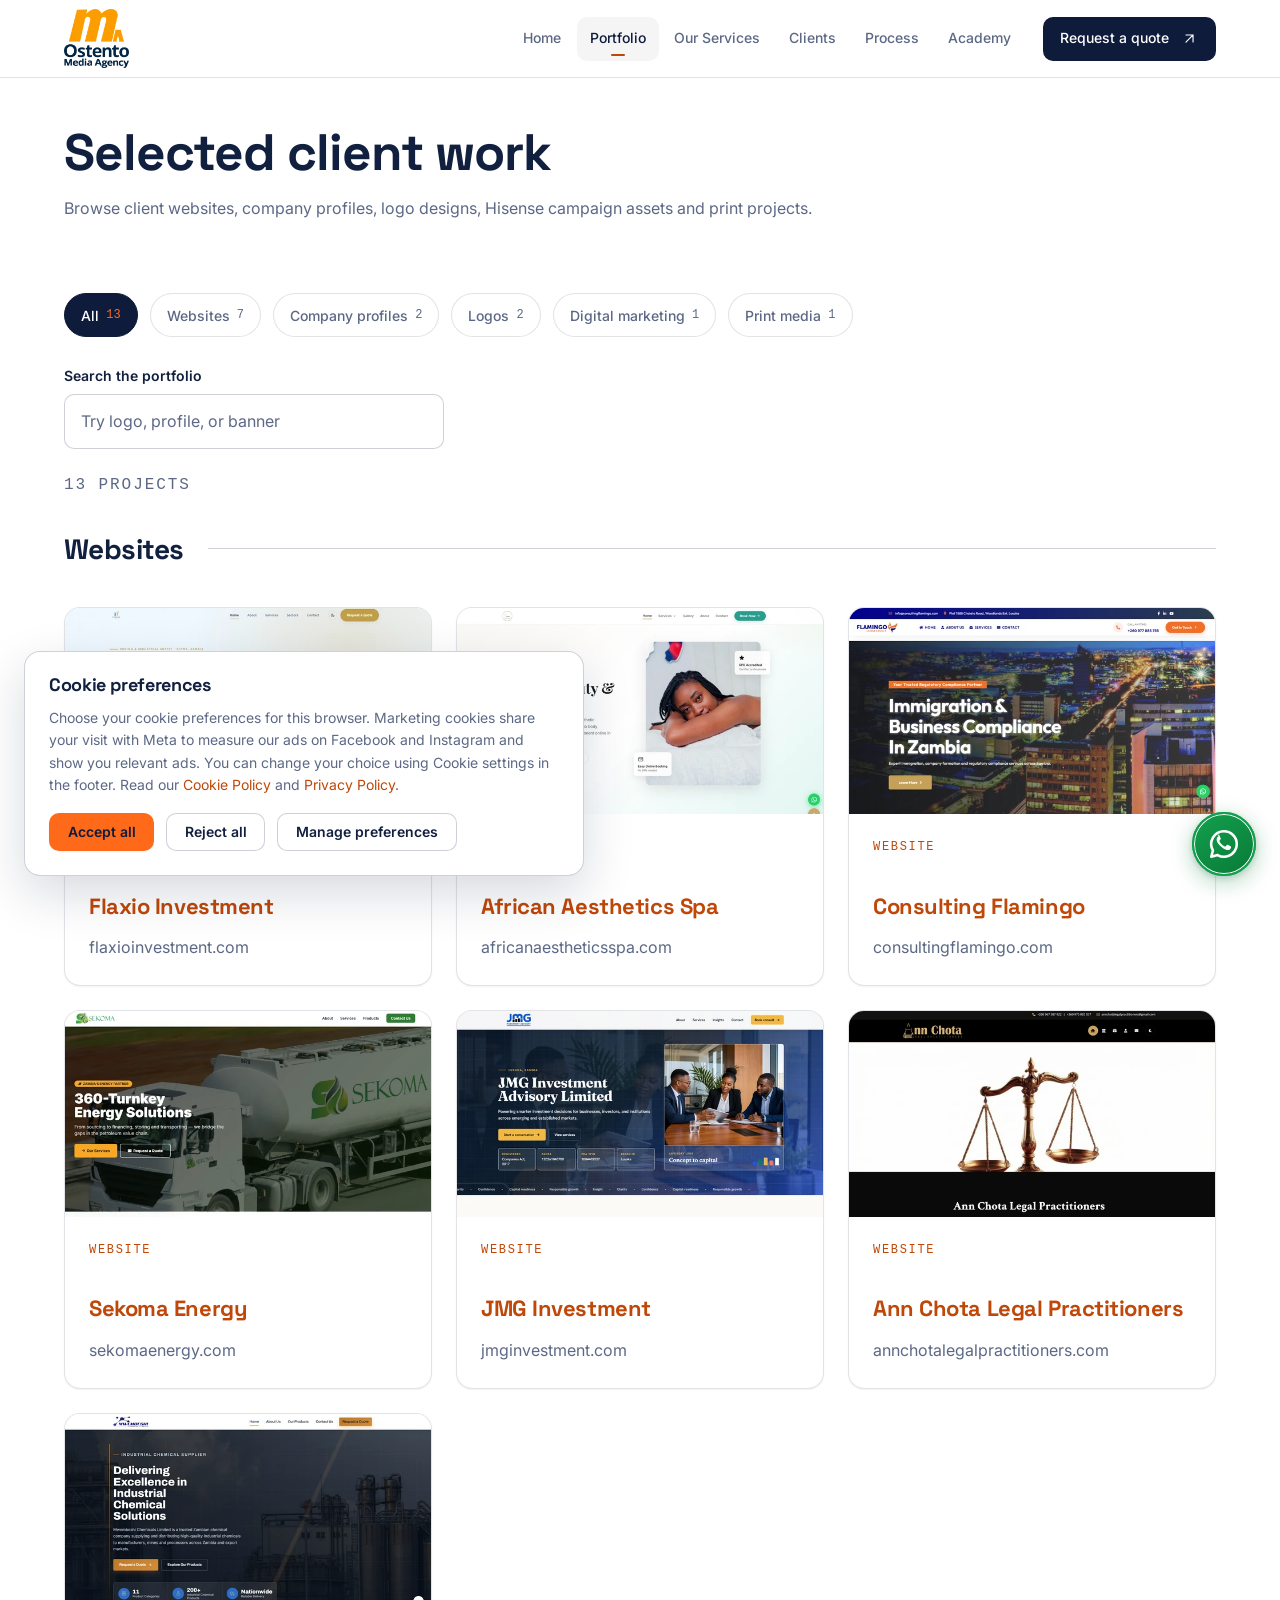
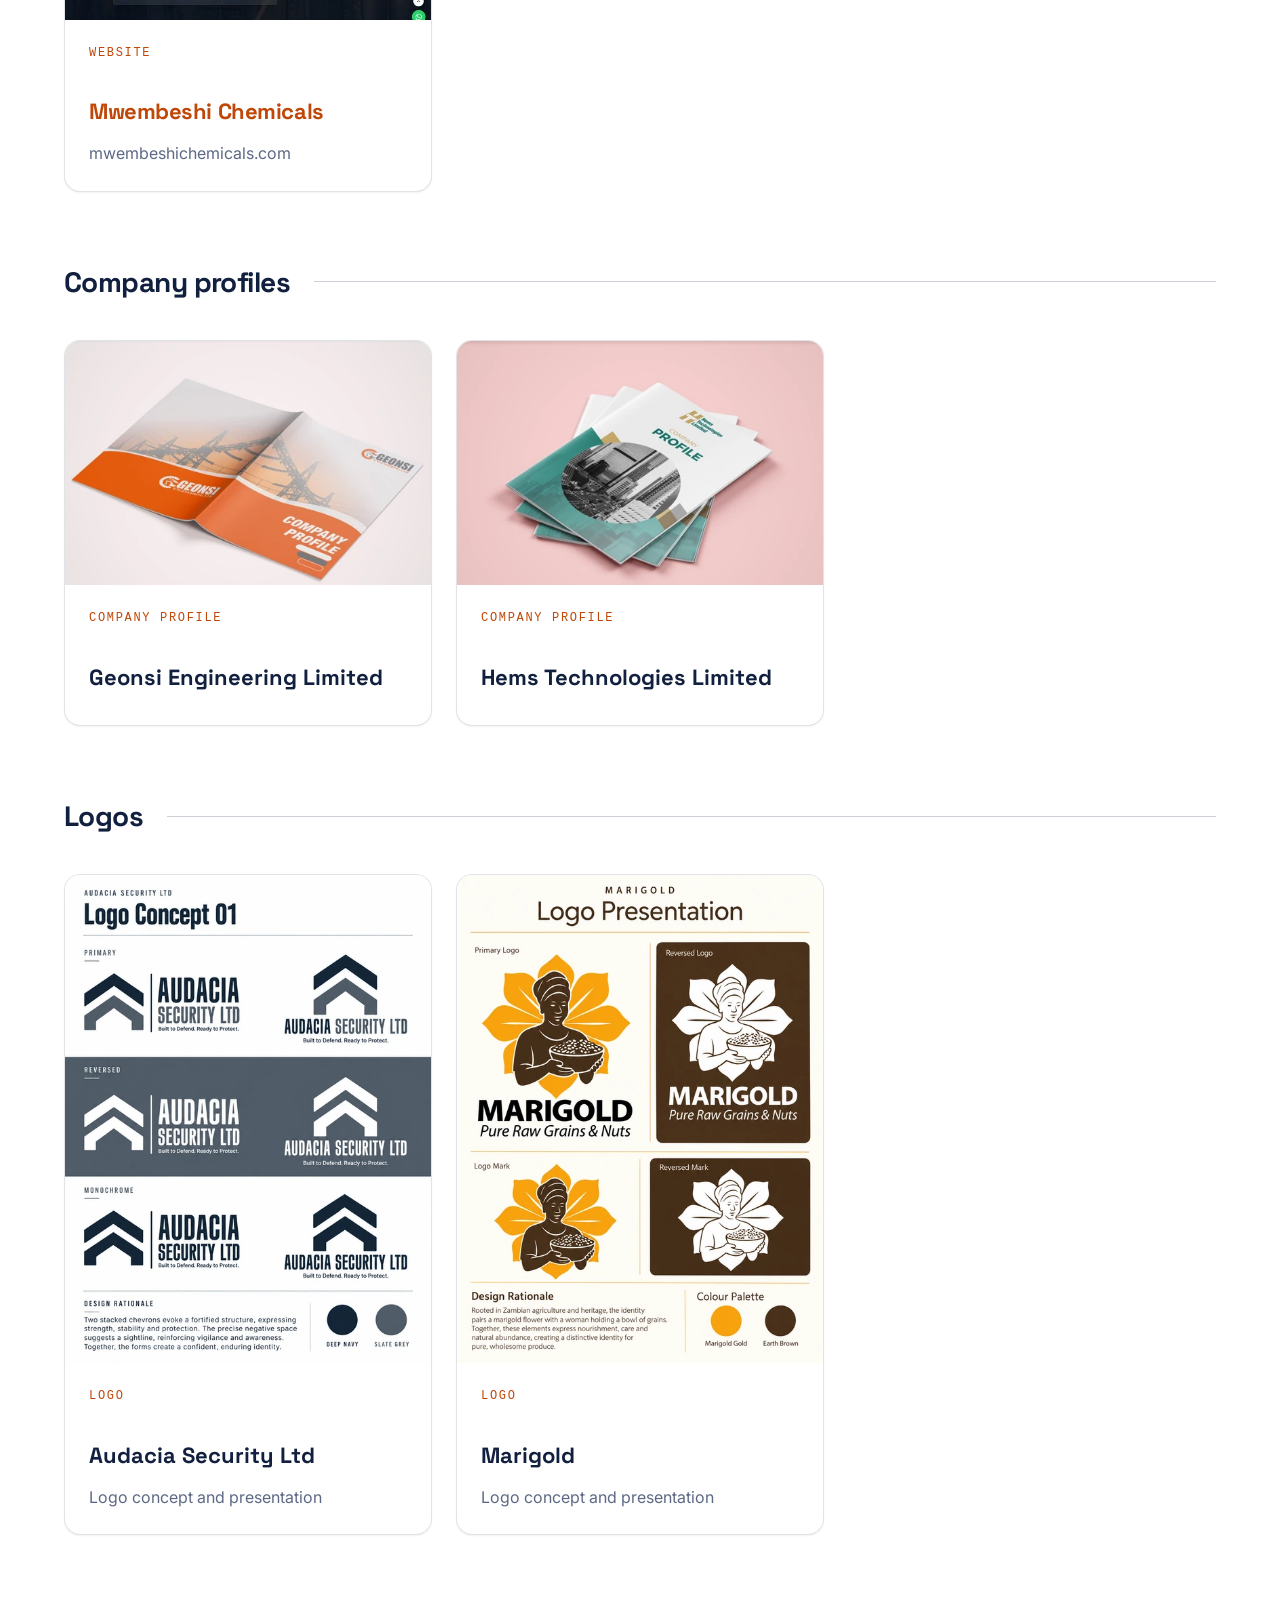
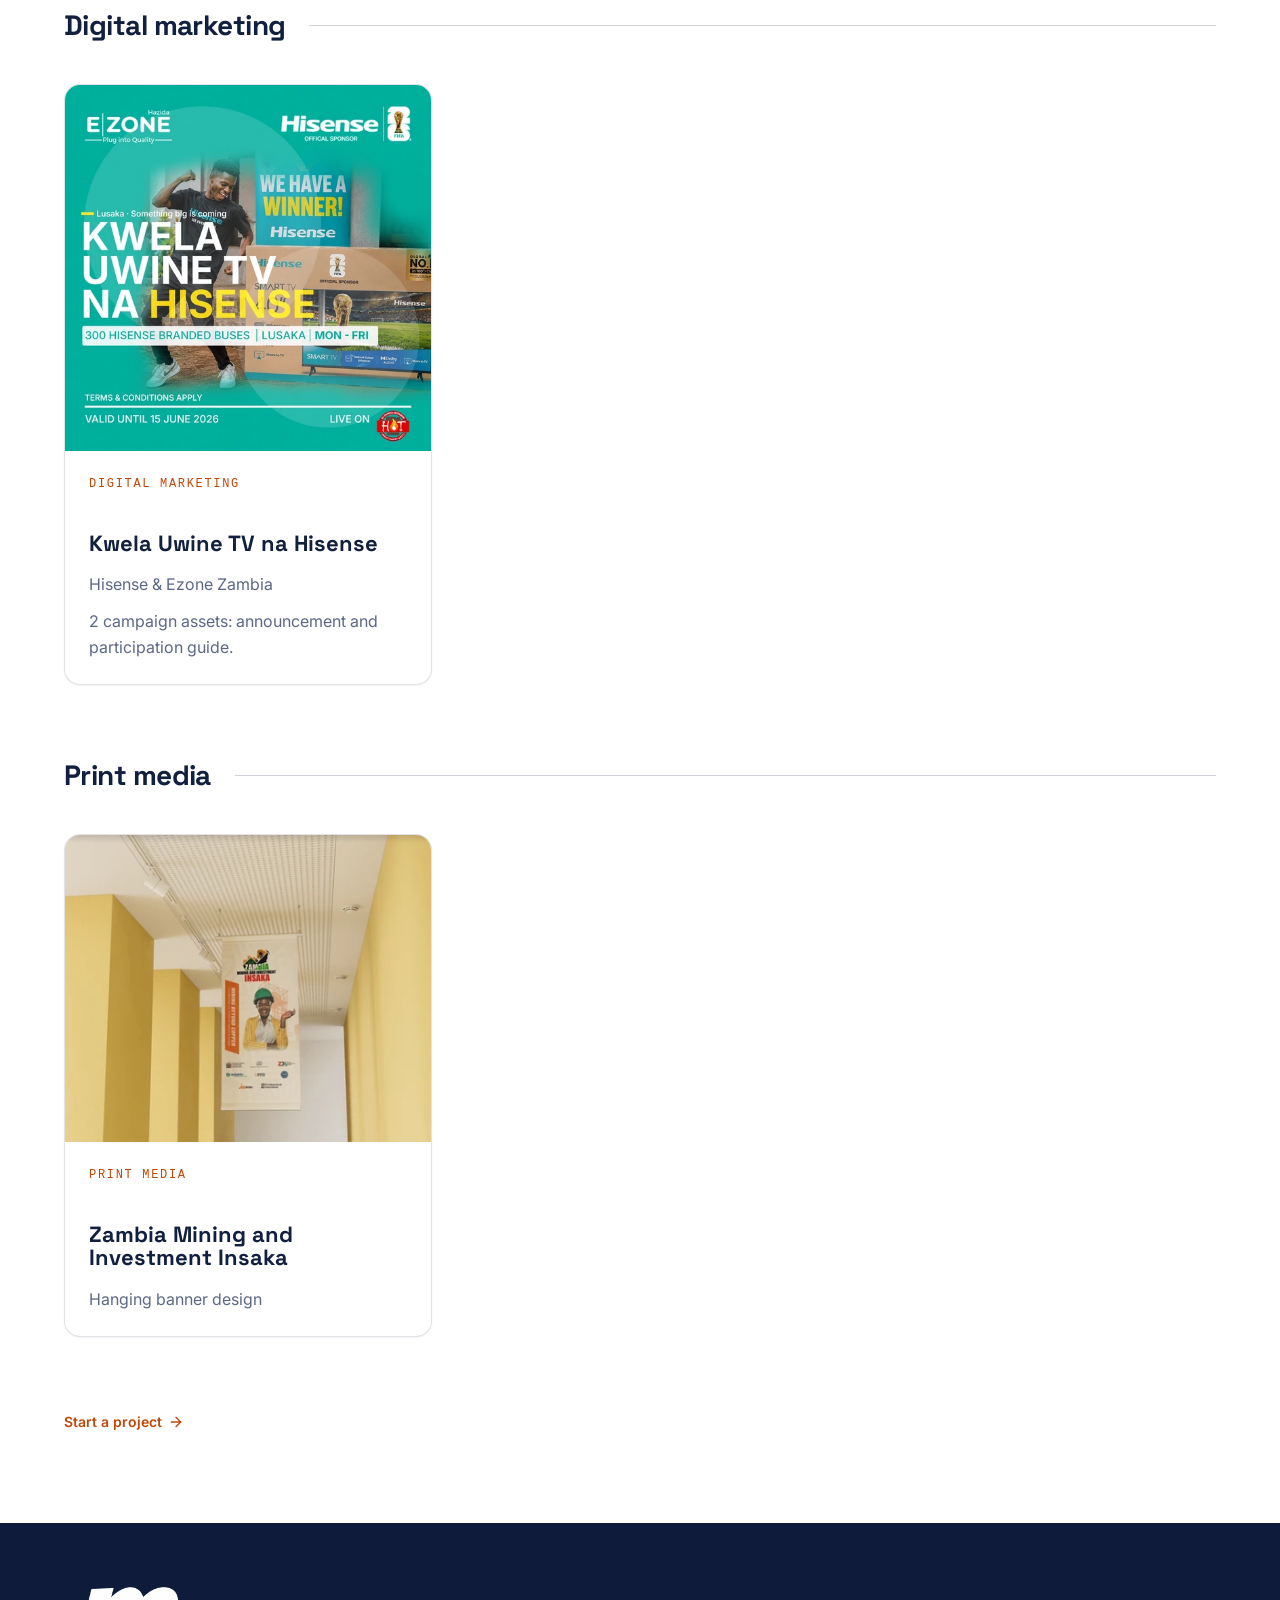
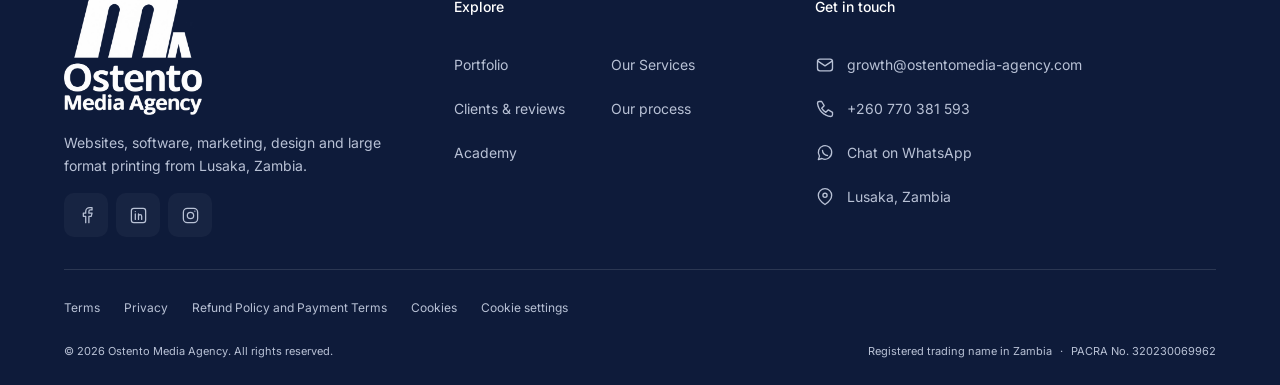
<file: portfolio.html>
<!DOCTYPE html>
<html lang="en">
<head>
    <meta charset="UTF-8">
    <meta name="viewport" content="width=device-width, initial-scale=1.0">
    <title>Portfolio: Websites, Logos, Company Profiles &amp; Print | Ostento</title>
    <meta name="description" content="Client websites, company profiles, logos, a Hisense campaign and large format print projects by Ostento Media Agency in Lusaka, Zambia.">
    <meta name="theme-color" content="#FFFFFF">
    <link rel="canonical" href="https://www.ostentomedia-agency.com/portfolio.html">
    <meta property="og:url" content="https://www.ostentomedia-agency.com/portfolio.html">
    <meta property="og:site_name" content="Ostento">
    <meta property="og:type" content="website">
    <meta property="og:title" content="Portfolio: Websites, Logos, Company Profiles &amp; Print | Ostento">
    <meta property="og:description" content="Client websites, company profiles, logos, a Hisense campaign and large format print projects by Ostento Media Agency in Lusaka, Zambia.">
    <meta property="og:image" content="https://www.ostentomedia-agency.com/assets/images/hero.jpg">
    <meta name="twitter:card" content="summary_large_image">
    <meta name="twitter:title" content="Portfolio: Websites, Logos, Company Profiles &amp; Print | Ostento">
    <meta name="twitter:description" content="Client websites, company profiles, logos, a Hisense campaign and large format print projects by Ostento Media Agency in Lusaka, Zambia.">
    <meta name="twitter:image" content="https://www.ostentomedia-agency.com/assets/images/hero.jpg">
    <link rel="icon" type="image/png" sizes="32x32" href="assets/images/ostento-favicon-32.png">
    <link rel="apple-touch-icon" href="assets/images/ostento-favicon-180.png">
    <link rel="preconnect" href="https://fonts.googleapis.com">
    <link rel="preconnect" href="https://fonts.gstatic.com" crossorigin>
    <link href="https://fonts.googleapis.com/css2?family=Inter:wght@400;500;600;700&family=Space+Grotesk:wght@500;600;700&display=swap" rel="stylesheet">
    <link rel="stylesheet" href="assets/css/style.css?v=20261001-whatsapp">
    <script type="application/ld+json">
    {
        "@context": "https://schema.org",
        "@type": "CollectionPage",
        "name": "Ostento Media Agency portfolio",
        "description": "Websites, company profiles, logos, digital marketing, and print media designed and built by Ostento.",
        "url": "https://www.ostentomedia-agency.com/portfolio.html",
        "isPartOf": { "@id": "https://www.ostentomedia-agency.com/#website" },
        "about": { "@id": "https://www.ostentomedia-agency.com/#organization" }
    }
    </script>
    <noscript><style>
        /* Without JS these controls cannot work, so they are removed rather
           than left visible and dead. Every card stays on the page. */
        .pf-toolbar, .pf-search, .pf-status, .pf-more-wrap { display: none; }
    </style></noscript>
</head>
<body>
    <a class="skip-link" href="#main">Skip to content</a>

    <header class="site-header" id="site-header">
        <nav class="container nav" aria-label="Main navigation">
            <a class="nav__brand" href="index.html" aria-label="Ostento home">
                <img src="assets/images/ostento-logo.webp" alt="Ostento Media Agency" width="480" height="445" decoding="async">
            </a>
            <button class="nav__toggle" type="button" aria-label="Open menu" aria-expanded="false" aria-controls="nav-menu">
                <span class="nav__toggle-label">Menu</span><span class="nav__toggle-icon" aria-hidden="true"></span>
            </button>
            <ul class="nav__menu" id="nav-menu">
                <li><a class="nav__link" href="index.html">Home</a></li>
                <li><a class="nav__link is-active" aria-current="page" href="portfolio.html">Portfolio</a></li>
                <li><a class="nav__link" href="services.html">Our Services</a></li>
                <li><a class="nav__link" href="clients.html">Clients</a></li>
                <li><a class="nav__link" href="process.html">Process</a></li>
                <li><a class="nav__link" href="academy.html">Academy</a></li>
                <li class="nav__cta"><a class="nav__project" href="contact.html">Request a quote <svg viewBox="0 0 24 24" fill="none" stroke="currentColor" stroke-width="1.6" stroke-linecap="round" stroke-linejoin="round" aria-hidden="true" focusable="false"><path d="M7 17 17 7M7 7h10v10"/></svg></a></li>
            </ul>
        </nav>
        <div class="nav__backdrop" hidden></div>
    </header>

    <main id="main">
        <!-- ============ Portfolio ============ -->
        <section class="legal">
            <div class="container">
                <div class="sec-head">
                    <h1 class="sec-title">Selected client work</h1>
                    <p>Browse client websites, company profiles, logo designs, Hisense campaign assets and print projects.</p>
                </div>

                <div class="pf-controls reveal">
                    <div class="pf-toolbar" role="toolbar" aria-label="Filter projects by category">
                    <button class="pf-filter" type="button" aria-pressed="true" aria-controls="pf-grid" data-filter="all">All <span class="pf-filter__count">0</span></button>
                    <button class="pf-filter" type="button" aria-pressed="false" aria-controls="pf-grid" data-filter="websites" tabindex="-1">Websites <span class="pf-filter__count">0</span></button>
                    <button class="pf-filter" type="button" aria-pressed="false" aria-controls="pf-grid" data-filter="profiles" tabindex="-1">Company profiles <span class="pf-filter__count">0</span></button>
                    <button class="pf-filter" type="button" aria-pressed="false" aria-controls="pf-grid" data-filter="logos" tabindex="-1">Logos <span class="pf-filter__count">0</span></button>
                    <button class="pf-filter" type="button" aria-pressed="false" aria-controls="pf-grid" data-filter="marketing" tabindex="-1">Digital marketing <span class="pf-filter__count">0</span></button>
                    <button class="pf-filter" type="button" aria-pressed="false" aria-controls="pf-grid" data-filter="print" tabindex="-1">Print media <span class="pf-filter__count">0</span></button>
                    </div>
                    <div class="field pf-search" hidden>
                        <label for="pf-q">Search the portfolio</label>
                        <input type="search" id="pf-q" autocomplete="off" placeholder="Try logo, profile, or banner">
                    </div>
                    <p class="pf-status" id="pf-status" role="status" aria-live="polite"></p>
                </div>

                <div class="pf-grid" id="pf-grid">
                <!-- ==========================================================
                     TO ADD A PROJECT: copy the block below, paste it above
                     this comment, and fill in the five marked fields.

                     data-category  one of: websites | profiles | logos |
                                    marketing | print
                     data-featured  optional. Add it to the three projects you
                                    want to highlight.

                     Pick the media class that matches the category:
                       websites    --wide          16:10
                       marketing   --square        1:1
                       profiles    --mockup        3:2
                       print       --print         25:21
                       logos       --presentation  3:4
                     With a real image, swap the wm-mono tile for:
                       <img src="assets/images/work/NAME.jpg" alt="..." loading="lazy" decoding="async">
                     and for logo artwork add work-card__media--plate so a dark
                     mark is not lost against the navy card.

                     Counts, filters and search all read the DOM, so there is
                     nothing else to update anywhere.

                <article class="work-card pf-card" data-category="websites">
                    <div class="work-card__media work-card__media--wide wm-a wm-mono" aria-hidden="true">
                        <span class="wm-mono__glyph">AB</span>
                        <span class="wm-mono__cat">Website</span>
                    </div>
                    <div class="work-card__body">
                        <span class="work-card__tag">Website</span>
                        <h3>PROJECT TITLE</h3>
                        <p class="work-card__client">CLIENT NAME</p>
                        <p class="work-card__result">WHAT IT ACHIEVED, in one plain sentence.</p>
                    </div>
                </article>
                     ========================================================== -->

                <!-- Live client websites. Supplied screenshots are optimized as
                     responsive WebP thumbnails in assets/images/work/.
                     See that directory's README for dimensions and maintenance.
                     Add a <p class="work-card__result"> line to any card once
                     you have a result worth stating. -->
                <h2 class="pf-category" data-portfolio-category="websites">Websites</h2>
                <article class="work-card pf-card" data-category="websites" data-slug="flaxio-investment" data-featured>
                    <div class="work-card__media work-card__media--wide" data-thumb="flaxio-investment">
                        <img src="assets/images/work/flaxio-investment.webp"
                             srcset="assets/images/work/flaxio-investment-640.webp 640w, assets/images/work/flaxio-investment.webp 1280w"
                             sizes="(max-width: 619px) calc(100vw - 50px), (max-width: 1000px) calc((100vw - 76px) / 2), (max-width: 1199px) calc((100vw - 102px) / 3), 366px"
                             width="1280" height="720" alt="Flaxio Investment website homepage" loading="lazy" decoding="async">
                    </div>
                    <div class="work-card__body">
                        <span class="work-card__tag">Website</span>
                        <h3><a class="work-card__link" href="https://flaxioinvestment.com/" rel="noopener" target="_blank">Flaxio Investment</a></h3>
                        <p class="work-card__client">flaxioinvestment.com</p>
                    </div>
                </article>

                <article class="work-card pf-card" data-category="websites" data-slug="african-aesthetics-spa" data-featured>
                    <div class="work-card__media work-card__media--wide" data-thumb="african-aesthetics-spa">
                        <img src="assets/images/work/african-aesthetics-spa.webp"
                             srcset="assets/images/work/african-aesthetics-spa-640.webp 640w, assets/images/work/african-aesthetics-spa.webp 1280w"
                             sizes="(max-width: 619px) calc(100vw - 50px), (max-width: 1000px) calc((100vw - 76px) / 2), (max-width: 1199px) calc((100vw - 102px) / 3), 366px"
                             width="1280" height="720" alt="African Aesthetics Spa website homepage" loading="lazy" decoding="async">
                    </div>
                    <div class="work-card__body">
                        <span class="work-card__tag">Website</span>
                        <h3><a class="work-card__link" href="https://africanaestheticsspa.com/" rel="noopener" target="_blank">African Aesthetics Spa</a></h3>
                        <p class="work-card__client">africanaestheticsspa.com</p>
                    </div>
                </article>

                <article class="work-card pf-card" data-category="websites" data-slug="consulting-flamingo" data-featured>
                    <div class="work-card__media work-card__media--wide" data-thumb="consulting-flamingo">
                        <img src="assets/images/work/consulting-flamingo.webp"
                             srcset="assets/images/work/consulting-flamingo-640.webp 640w, assets/images/work/consulting-flamingo.webp 1280w"
                             sizes="(max-width: 619px) calc(100vw - 50px), (max-width: 1000px) calc((100vw - 76px) / 2), (max-width: 1199px) calc((100vw - 102px) / 3), 366px"
                             width="1280" height="720" alt="Consulting Flamingo website homepage" loading="lazy" decoding="async">
                    </div>
                    <div class="work-card__body">
                        <span class="work-card__tag">Website</span>
                        <h3><a class="work-card__link" href="https://www.consultingflamingo.com/" rel="noopener" target="_blank">Consulting Flamingo</a></h3>
                        <p class="work-card__client">consultingflamingo.com</p>
                    </div>
                </article>

                <article class="work-card pf-card" data-category="websites" data-slug="sekoma-energy">
                    <div class="work-card__media work-card__media--wide" data-thumb="sekoma-energy">
                        <img src="assets/images/work/sekoma-energy.webp"
                             srcset="assets/images/work/sekoma-energy-640.webp 640w, assets/images/work/sekoma-energy.webp 1280w"
                             sizes="(max-width: 619px) calc(100vw - 50px), (max-width: 1000px) calc((100vw - 76px) / 2), (max-width: 1199px) calc((100vw - 102px) / 3), 366px"
                             width="1280" height="720" alt="Sekoma Energy website homepage" loading="lazy" decoding="async">
                    </div>
                    <div class="work-card__body">
                        <span class="work-card__tag">Website</span>
                        <h3><a class="work-card__link" href="https://sekomaenergy.com/" rel="noopener" target="_blank">Sekoma Energy</a></h3>
                        <p class="work-card__client">sekomaenergy.com</p>
                    </div>
                </article>

                <article class="work-card pf-card" data-category="websites" data-slug="jmg-investment">
                    <div class="work-card__media work-card__media--wide" data-thumb="jmg-investment">
                        <img src="assets/images/work/jmg-investment.webp"
                             srcset="assets/images/work/jmg-investment-640.webp 640w, assets/images/work/jmg-investment.webp 1280w"
                             sizes="(max-width: 619px) calc(100vw - 50px), (max-width: 1000px) calc((100vw - 76px) / 2), (max-width: 1199px) calc((100vw - 102px) / 3), 366px"
                             width="1280" height="720" alt="JMG Investment Advisory website homepage" loading="lazy" decoding="async">
                    </div>
                    <div class="work-card__body">
                        <span class="work-card__tag">Website</span>
                        <h3><a class="work-card__link" href="https://www.jmginvestment.com/" rel="noopener" target="_blank">JMG Investment</a></h3>
                        <p class="work-card__client">jmginvestment.com</p>
                    </div>
                </article>

                <article class="work-card pf-card" data-category="websites" data-slug="ann-chota-legal">
                    <div class="work-card__media work-card__media--wide" data-thumb="ann-chota-legal">
                        <img src="assets/images/work/ann-chota-legal.webp"
                             srcset="assets/images/work/ann-chota-legal-640.webp 640w, assets/images/work/ann-chota-legal.webp 1280w"
                             sizes="(max-width: 619px) calc(100vw - 50px), (max-width: 1000px) calc((100vw - 76px) / 2), (max-width: 1199px) calc((100vw - 102px) / 3), 366px"
                             width="1280" height="720" alt="Ann Chota Legal Practitioners website homepage" loading="lazy" decoding="async">
                    </div>
                    <div class="work-card__body">
                        <span class="work-card__tag">Website</span>
                        <h3><a class="work-card__link" href="https://annchotalegalpractitioners.com/" rel="noopener" target="_blank">Ann Chota Legal Practitioners</a></h3>
                        <p class="work-card__client">annchotalegalpractitioners.com</p>
                    </div>
                </article>

                <article class="work-card pf-card" data-category="websites" data-slug="mwembeshi-chemicals" data-featured>
                    <div class="work-card__media work-card__media--wide" data-thumb="mwembeshi-chemicals">
                        <img src="assets/images/work/mwembeshi-chemicals.webp"
                             srcset="assets/images/work/mwembeshi-chemicals-640.webp 640w, assets/images/work/mwembeshi-chemicals.webp 1280w"
                             sizes="(max-width: 619px) calc(100vw - 50px), (max-width: 1000px) calc((100vw - 76px) / 2), (max-width: 1199px) calc((100vw - 102px) / 3), 366px"
                             width="1280" height="720" alt="Mwembeshi Chemicals website homepage" loading="lazy" decoding="async">
                    </div>
                    <div class="work-card__body">
                        <span class="work-card__tag">Website</span>
                        <h3><a class="work-card__link" href="https://www.mwembeshichemicals.com/" rel="noopener" target="_blank">Mwembeshi Chemicals</a></h3>
                        <p class="work-card__client">mwembeshichemicals.com</p>
                    </div>
                </article>

                <h2 class="pf-category" data-portfolio-category="profiles">Company profiles</h2>
                <article class="work-card pf-card" data-category="profiles" data-slug="geonsi-engineering" data-featured>
                    <div class="work-card__media work-card__media--mockup" data-thumb="geonsi-engineering">
                        <img src="assets/images/work/geonsi-engineering.webp"
                             srcset="assets/images/work/geonsi-engineering-480.webp 480w, assets/images/work/geonsi-engineering.webp 960w"
                             sizes="(max-width: 619px) calc(100vw - 50px), (max-width: 1000px) calc((100vw - 76px) / 2), (max-width: 1199px) calc((100vw - 102px) / 3), 366px"
                             width="960" height="640" alt="Geonsi Engineering Limited company profile mockup" loading="lazy" decoding="async">
                    </div>
                    <div class="work-card__body">
                        <span class="work-card__tag">Company profile</span>
                        <h3><button class="work-card__link" type="button" data-open-project>Geonsi Engineering Limited</button></h3>
                    </div>
                    <template class="work-card__detail">
                        <img src="assets/images/work/geonsi-engineering.webp" width="960" height="640" alt="Geonsi Engineering Limited company profile mockup" decoding="async">
                    </template>
                </article>
                <article class="work-card pf-card" data-category="profiles" data-slug="hems-technologies">
                    <div class="work-card__media work-card__media--mockup" data-thumb="hems-technologies">
                        <img src="assets/images/work/hems-technologies.webp"
                             srcset="assets/images/work/hems-technologies-480.webp 480w, assets/images/work/hems-technologies.webp 960w"
                             sizes="(max-width: 619px) calc(100vw - 50px), (max-width: 1000px) calc((100vw - 76px) / 2), (max-width: 1199px) calc((100vw - 102px) / 3), 366px"
                             width="960" height="640" alt="Hems Technologies Limited company profile mockup" loading="lazy" decoding="async">
                    </div>
                    <div class="work-card__body">
                        <span class="work-card__tag">Company profile</span>
                        <h3><button class="work-card__link" type="button" data-open-project>Hems Technologies Limited</button></h3>
                    </div>
                    <template class="work-card__detail">
                        <img src="assets/images/work/hems-technologies.webp" width="960" height="640" alt="Hems Technologies Limited company profile mockup" decoding="async">
                    </template>
                </article>
                <h2 class="pf-category" data-portfolio-category="logos">Logos</h2>
                <article class="work-card pf-card" data-category="logos" data-slug="audacia-security-logo" data-featured>
                    <div class="work-card__media work-card__media--presentation" data-thumb="audacia-security-logo">
                        <img src="assets/images/work/audacia-security-logo.webp"
                             srcset="assets/images/work/audacia-security-logo-540.webp 540w, assets/images/work/audacia-security-logo.webp 1080w"
                             sizes="(max-width: 619px) calc(100vw - 50px), (max-width: 1000px) calc((100vw - 76px) / 2), (max-width: 1199px) calc((100vw - 102px) / 3), 366px"
                             width="1080" height="1440" alt="Audacia Security Ltd logo presentation showing primary, reversed and monochrome versions" loading="lazy" decoding="async">
                    </div>
                    <div class="work-card__body">
                        <span class="work-card__tag">Logo</span>
                        <h3><button class="work-card__link" type="button" data-open-project>Audacia Security Ltd</button></h3>
                        <p class="work-card__client">Logo concept and presentation</p>
                    </div>
                    <template class="work-card__detail">
                        <img src="assets/images/work/audacia-security-logo.webp" width="1080" height="1440" alt="Audacia Security Ltd full logo presentation" decoding="async">
                    </template>
                </article>
                <article class="work-card pf-card" data-category="logos" data-slug="marigold-logo">
                    <div class="work-card__media work-card__media--presentation" data-thumb="marigold-logo">
                        <img src="assets/images/work/marigold-logo.webp"
                             srcset="assets/images/work/marigold-logo-540.webp 540w, assets/images/work/marigold-logo.webp 1080w"
                             sizes="(max-width: 619px) calc(100vw - 50px), (max-width: 1000px) calc((100vw - 76px) / 2), (max-width: 1199px) calc((100vw - 102px) / 3), 366px"
                             width="1080" height="1440" alt="Marigold logo presentation showing primary and reversed logos, logo marks and colour palette" loading="lazy" decoding="async">
                    </div>
                    <div class="work-card__body">
                        <span class="work-card__tag">Logo</span>
                        <h3><button class="work-card__link" type="button" data-open-project>Marigold</button></h3>
                        <p class="work-card__client">Logo concept and presentation</p>
                    </div>
                    <template class="work-card__detail">
                        <img src="assets/images/work/marigold-logo.webp" width="1080" height="1440" alt="Marigold full logo presentation" decoding="async">
                    </template>
                </article>
                <h2 class="pf-category" data-portfolio-category="marketing">Digital marketing</h2>
                <article class="work-card pf-card" data-category="marketing" data-slug="hisense-bus-campaign" data-year="2026">
                    <div class="work-card__media work-card__media--square" data-thumb="hisense-bus-campaign">
                        <img src="assets/images/work/hisense-campaign-hero.webp"
                             srcset="assets/images/work/hisense-campaign-hero-540.webp 540w, assets/images/work/hisense-campaign-hero.webp 1080w"
                             sizes="(max-width: 619px) calc(100vw - 50px), (max-width: 1000px) calc((100vw - 76px) / 2), (max-width: 1199px) calc((100vw - 102px) / 3), 366px"
                             width="1080" height="1080" alt="Hisense and Ezone Kwela Uwine TV na Hisense campaign announcement" loading="lazy" decoding="async">
                    </div>
                    <div class="work-card__body">
                        <span class="work-card__tag">Digital marketing</span>
                        <h3><button class="work-card__link" type="button" data-open-project>Kwela Uwine TV na Hisense</button></h3>
                        <p class="work-card__client">Hisense &amp; Ezone Zambia</p>
                        <p class="work-card__result">2 campaign assets: announcement and participation guide.</p>
                    </div>
                    <template class="work-card__detail">
                        <div class="project-gallery">
                            <figure>
                                <img src="assets/images/work/hisense-campaign-hero.webp"
                                     srcset="assets/images/work/hisense-campaign-hero-540.webp 540w, assets/images/work/hisense-campaign-hero.webp 1080w"
                                     sizes="(max-width: 640px) calc(100vw - 72px), 656px"
                                     width="1080" height="1080" alt="Hisense and Ezone Kwela Uwine TV na Hisense campaign announcement" decoding="async">
                                <figcaption>Campaign announcement</figcaption>
                            </figure>
                            <figure>
                                <img src="assets/images/work/hisense-campaign-how-to-win.webp"
                                     srcset="assets/images/work/hisense-campaign-how-to-win-540.webp 540w, assets/images/work/hisense-campaign-how-to-win.webp 1080w"
                                     sizes="(max-width: 640px) calc(100vw - 72px), 656px"
                                     width="1080" height="1080" alt="How to win a TV in the Hisense campaign: participation guide" loading="lazy" decoding="async">
                                <figcaption>How to win: participation guide</figcaption>
                            </figure>
                        </div>
                    </template>
                </article>
                <h2 class="pf-category" data-portfolio-category="print">Print media</h2>
                <article class="work-card pf-card" data-category="print" data-slug="zambia-mining-insaka-banner">
                    <div class="work-card__media work-card__media--print" data-thumb="zambia-mining-insaka-banner">
                        <img src="assets/images/work/zambia-mining-insaka-banner.webp"
                             srcset="assets/images/work/zambia-mining-insaka-banner-400.webp 400w, assets/images/work/zambia-mining-insaka-banner.webp 800w"
                             sizes="(max-width: 619px) calc(100vw - 50px), (max-width: 1000px) calc((100vw - 76px) / 2), (max-width: 1199px) calc((100vw - 102px) / 3), 366px"
                             width="800" height="672" alt="Zambia Mining and Investment Insaka hanging banner displayed in a hallway" loading="lazy" decoding="async">
                    </div>
                    <div class="work-card__body">
                        <span class="work-card__tag">Print media</span>
                        <h3><button class="work-card__link" type="button" data-open-project>Zambia Mining and Investment Insaka</button></h3>
                        <p class="work-card__client">Hanging banner design</p>
                    </div>
                    <template class="work-card__detail">
                        <img src="assets/images/work/zambia-mining-insaka-banner.webp" width="800" height="672" alt="Zambia Mining and Investment Insaka hanging banner displayed in a hallway" decoding="async">
                    </template>
                </article>
                </div>

                <div class="pf-empty" id="pf-empty" hidden>
                    <h3>No matching projects</h3>
                    <p>Choose another category or clear your search. For examples of software or other services, contact us with your requirements.</p>
                </div>

                <div class="pf-more-wrap" id="pf-more-wrap" hidden>
                    <button class="btn btn--ghost" type="button" id="pf-more">Show more projects</button>
                </div>

                <p style="margin-top:var(--sp-7);">
                    <a class="arrow-link" href="contact.html">Start a project <svg width="16" height="16" viewBox="0 0 24 24" fill="none" stroke="currentColor" stroke-width="2" stroke-linecap="round" stroke-linejoin="round" aria-hidden="true"><line x1="5" y1="12" x2="19" y2="12"></line><polyline points="12 5 19 12 12 19"></polyline></svg></a>
                </p>
            </div>
        </section>
    </main>

    <footer class="site-footer">
        <div class="container">
            <div class="footer-top">
                <div class="footer-brand">
                    <a class="footer-brand__logo" href="index.html" aria-label="Ostento home"><img src="assets/images/ostento-logo.webp" alt="Ostento Media Agency" width="480" height="445" decoding="async" loading="lazy"></a>
                    <p>Websites, software, marketing, design and large format printing from Lusaka, Zambia.</p>
                    <div class="footer-social" aria-label="Social profiles">
                        <a href="https://www.facebook.com/ostentomediaagency" aria-label="Ostento on Facebook" rel="noopener noreferrer" target="_blank"><svg viewBox="0 0 24 24" fill="none" stroke="currentColor" stroke-width="1.6" stroke-linecap="round" stroke-linejoin="round" aria-hidden="true" focusable="false"><path d="M15 21v-8h3l1-4h-4V7a2 2 0 0 1 2-2h2V2h-3a5 5 0 0 0-5 5v2H8v4h3v8"/></svg></a>
                        <a href="https://www.linkedin.com/company/ostentomedia-agency" aria-label="Ostento on LinkedIn" rel="noopener noreferrer" target="_blank"><svg viewBox="0 0 24 24" fill="none" stroke="currentColor" stroke-width="1.6" stroke-linecap="round" stroke-linejoin="round" aria-hidden="true" focusable="false"><rect x="3" y="3" width="18" height="18" rx="3"/><path d="M8 10v7M8 7v.1M12 17v-4a2 2 0 0 1 4 0v4M12 10v7"/></svg></a>
                        <a href="https://www.instagram.com/ostentomediaagency/" aria-label="Ostento on Instagram" rel="noopener noreferrer" target="_blank"><svg viewBox="0 0 24 24" fill="none" stroke="currentColor" stroke-width="1.6" stroke-linecap="round" stroke-linejoin="round" aria-hidden="true" focusable="false"><rect x="3" y="3" width="18" height="18" rx="5"/><circle cx="12" cy="12" r="4"/><path d="M17.5 6.5v.1"/></svg></a>
                    </div>
                </div>
                <nav class="footer-col" aria-label="Explore Ostento">
                    <h2>Explore</h2>
                    <ul class="footer-links">
                        <li><a href="portfolio.html">Portfolio</a></li>
                        <li><a href="services.html">Our Services</a></li>
                        <li><a href="clients.html">Clients &amp; reviews</a></li>
                        <li><a href="process.html">Our process</a></li>
                        <li><a href="academy.html">Academy</a></li>
                    </ul>
                </nav>
                <div class="footer-col footer-contact">
                    <h2>Get in touch</h2>
                    <ul>
                        <li><a href="mailto:growth@ostentomedia-agency.com"><svg viewBox="0 0 24 24" fill="none" stroke="currentColor" stroke-width="1.6" stroke-linecap="round" stroke-linejoin="round" aria-hidden="true" focusable="false"><rect x="3" y="5" width="18" height="14" rx="3"/><path d="m3 7 9 6 9-6"/></svg><span>growth@ostentomedia-agency.com</span></a></li>
                        <li><a href="tel:+260770381593"><svg viewBox="0 0 24 24" fill="none" stroke="currentColor" stroke-width="1.6" stroke-linecap="round" stroke-linejoin="round" aria-hidden="true" focusable="false"><path d="m8 3 3 5-3 3a14 14 0 0 0 5 5l3-3 5 3v3a2 2 0 0 1-2 2A18 18 0 0 1 3 5a2 2 0 0 1 2-2Z"/></svg><span>+260 770 381 593</span></a></li>
                        <li><a href="https://wa.me/260770381593" target="_blank" rel="noopener noreferrer"><svg viewBox="0 0 24 24" fill="none" stroke="currentColor" stroke-width="1.6" stroke-linecap="round" stroke-linejoin="round" aria-hidden="true" focusable="false"><path d="M20 11.5a8 8 0 0 1-11.7 7.1L4 20l1.4-4.3A8 8 0 1 1 20 11.5Z"/><path d="M9 9c0 3 3 6 6 6"/></svg><span>Chat on WhatsApp</span></a></li>
                        <li><span class="footer-contact__location"><svg viewBox="0 0 24 24" fill="none" stroke="currentColor" stroke-width="1.6" stroke-linecap="round" stroke-linejoin="round" aria-hidden="true" focusable="false"><path d="M20 10c0 6-8 11-8 11S4 16 4 10a8 8 0 1 1 16 0Z"/><circle cx="12" cy="10" r="2.5"/></svg><span>Lusaka, Zambia</span></span></li>
                    </ul>
                </div>
            </div>
            <div class="footer-bottom">
                <nav class="footer-legal" aria-label="Policies">
                    <a href="terms.html">Terms</a>
                    <a href="privacy.html">Privacy</a>
                    <a href="refund-policy-and-payment-terms.html">Refund Policy and Payment Terms</a>
                    <a href="cookies.html">Cookies</a>
                    <button type="button" data-cookie-settings>Cookie settings</button>
                </nav>
                <div class="footer-fineprint">
                    <p>&copy; <span id="year">2026</span> Ostento Media Agency. All rights reserved.</p>
                    <p>Registered trading name in Zambia <span class="footer-fineprint__separator" aria-hidden="true">&middot;</span> PACRA No. 320230069962</p>
                </div>
            </div>
        </div>
    </footer>

        <a class="whatsapp-float" href="https://wa.me/260770381593" target="_blank" rel="noopener noreferrer" aria-label="Chat with Ostento on WhatsApp">
        <svg viewBox="0 0 24 24" fill="none" aria-hidden="true" focusable="false">
            <path d="M12 3a9 9 0 0 1 0 18 9 9 0 0 1-4.5-1.2L3 21l1.2-4.5A9 9 0 0 1 12 3Z" stroke="currentColor" stroke-width="1.8" stroke-linecap="round" stroke-linejoin="round"></path>
            <path d="M8.3 6.5c-.4 0-.7.2-.9.5-.4.5-.6 1.1-.6 1.8 0 1.2.7 2.6 2.1 4.1 1.4 1.5 3.4 2.9 5.1 3.3.8.2 1.5.1 2-.2.5-.3.8-.8.9-1.3l.1-.6c0-.2-.1-.4-.3-.5l-2.1-1c-.2-.1-.4-.1-.6.1l-.9 1c-.1.1-.3.2-.5.1-.9-.4-1.7-1-2.3-1.6-.7-.7-1.2-1.4-1.5-2.1-.1-.2 0-.4.1-.5l.7-.9c.2-.2.2-.4.1-.6l-1-2.3c-.1-.2-.3-.3-.5-.3h-.8Z" fill="currentColor"></path>
        </svg>
        <span class="whatsapp-float__label" aria-hidden="true">Chat on WhatsApp</span>
    </a>

    <div class="cookie-banner" id="cookie-banner" role="dialog" aria-label="Cookie consent" aria-live="polite">
        <h3>Cookie preferences</h3>
        <p>Choose your cookie preferences for this browser. Marketing cookies share your visit with Meta to measure our ads on Facebook and Instagram and show you relevant ads. You can change your choice using Cookie settings in the footer. Read our <a href="cookies.html">Cookie Policy</a> and <a href="privacy.html">Privacy Policy</a>.</p>
        <div class="cookie-actions">
            <button class="btn btn--primary" type="button" data-cookie="accept">Accept all</button>
            <button class="btn btn--ghost" type="button" data-cookie="reject">Reject all</button>
            <button class="btn btn--ghost" type="button" data-cookie="manage">Manage preferences</button>
        </div>
    </div>

    <div class="cookie-modal" id="cookie-modal" role="dialog" aria-modal="true" aria-labelledby="cookie-modal-title">
        <div class="cookie-modal__box">
            <h3 id="cookie-modal-title">Cookie preferences</h3>
            <p class="muted" style="font-size:var(--fs-200);">Choose which cookies we may use. You can change this at any time from Cookie settings in the footer.</p>
            <div class="cookie-cat">
                <div class="cookie-cat__head">
                    <h4>Strictly necessary</h4>
                    <label class="toggle"><input type="checkbox" checked disabled aria-label="Strictly necessary cookies, always on"><span class="toggle__track"></span></label>
                </div>
                <p>Required for the site to work. These are always on and never store marketing data.</p>
            </div>
            <div class="cookie-cat">
                <div class="cookie-cat__head">
                    <h4>Analytics</h4>
                    <label class="toggle"><input type="checkbox" id="ck-analytics" aria-label="Analytics cookies"><span class="toggle__track"></span></label>
                </div>
                <p>Help us understand which pages are useful, so we can improve them. Anonymous and aggregated.</p>
            </div>
            <div class="cookie-cat">
                <div class="cookie-cat__head">
                    <h4>Marketing</h4>
                    <label class="toggle"><input type="checkbox" id="ck-marketing" aria-label="Marketing cookies"><span class="toggle__track"></span></label>
                </div>
                <p>Share details of your visit with Meta through the Meta Pixel, to measure our ads on Facebook and Instagram and show relevant ads. Off unless you turn them on.</p>
            </div>
            <div class="cookie-actions" style="margin-top:var(--sp-4);">
                <button class="btn btn--primary" type="button" data-cookie="save">Save preferences</button>
                <button class="btn btn--ghost" type="button" data-cookie="accept">Accept all</button>
                <button class="btn btn--ghost" type="button" data-cookie="reject">Reject all</button>
            </div>
        </div>
    </div>

    <div class="modal" id="project-modal" role="dialog" aria-modal="true" aria-labelledby="project-modal-title">
        <div class="modal__box">
            <div class="modal__head">
                <h2 class="modal__title" id="project-modal-title"></h2>
                <button class="modal__close" type="button" id="project-modal-close" aria-label="Close">
                    <svg width="18" height="18" viewBox="0 0 24 24" fill="none" stroke="currentColor" stroke-width="2" stroke-linecap="round" aria-hidden="true"><line x1="18" y1="6" x2="6" y2="18"></line><line x1="6" y1="6" x2="18" y2="18"></line></svg>
                </button>
            </div>
            <p class="modal__meta" id="project-modal-meta"></p>
            <div class="modal__body" id="project-modal-body"></div>
        </div>
    </div>

    <script src="assets/js/meta-pixel.js?v=20261006-pixel-id" defer></script>
    <script src="assets/js/script.js?v=20261006-consent-v2" defer></script>
</body>
</html>
</file>
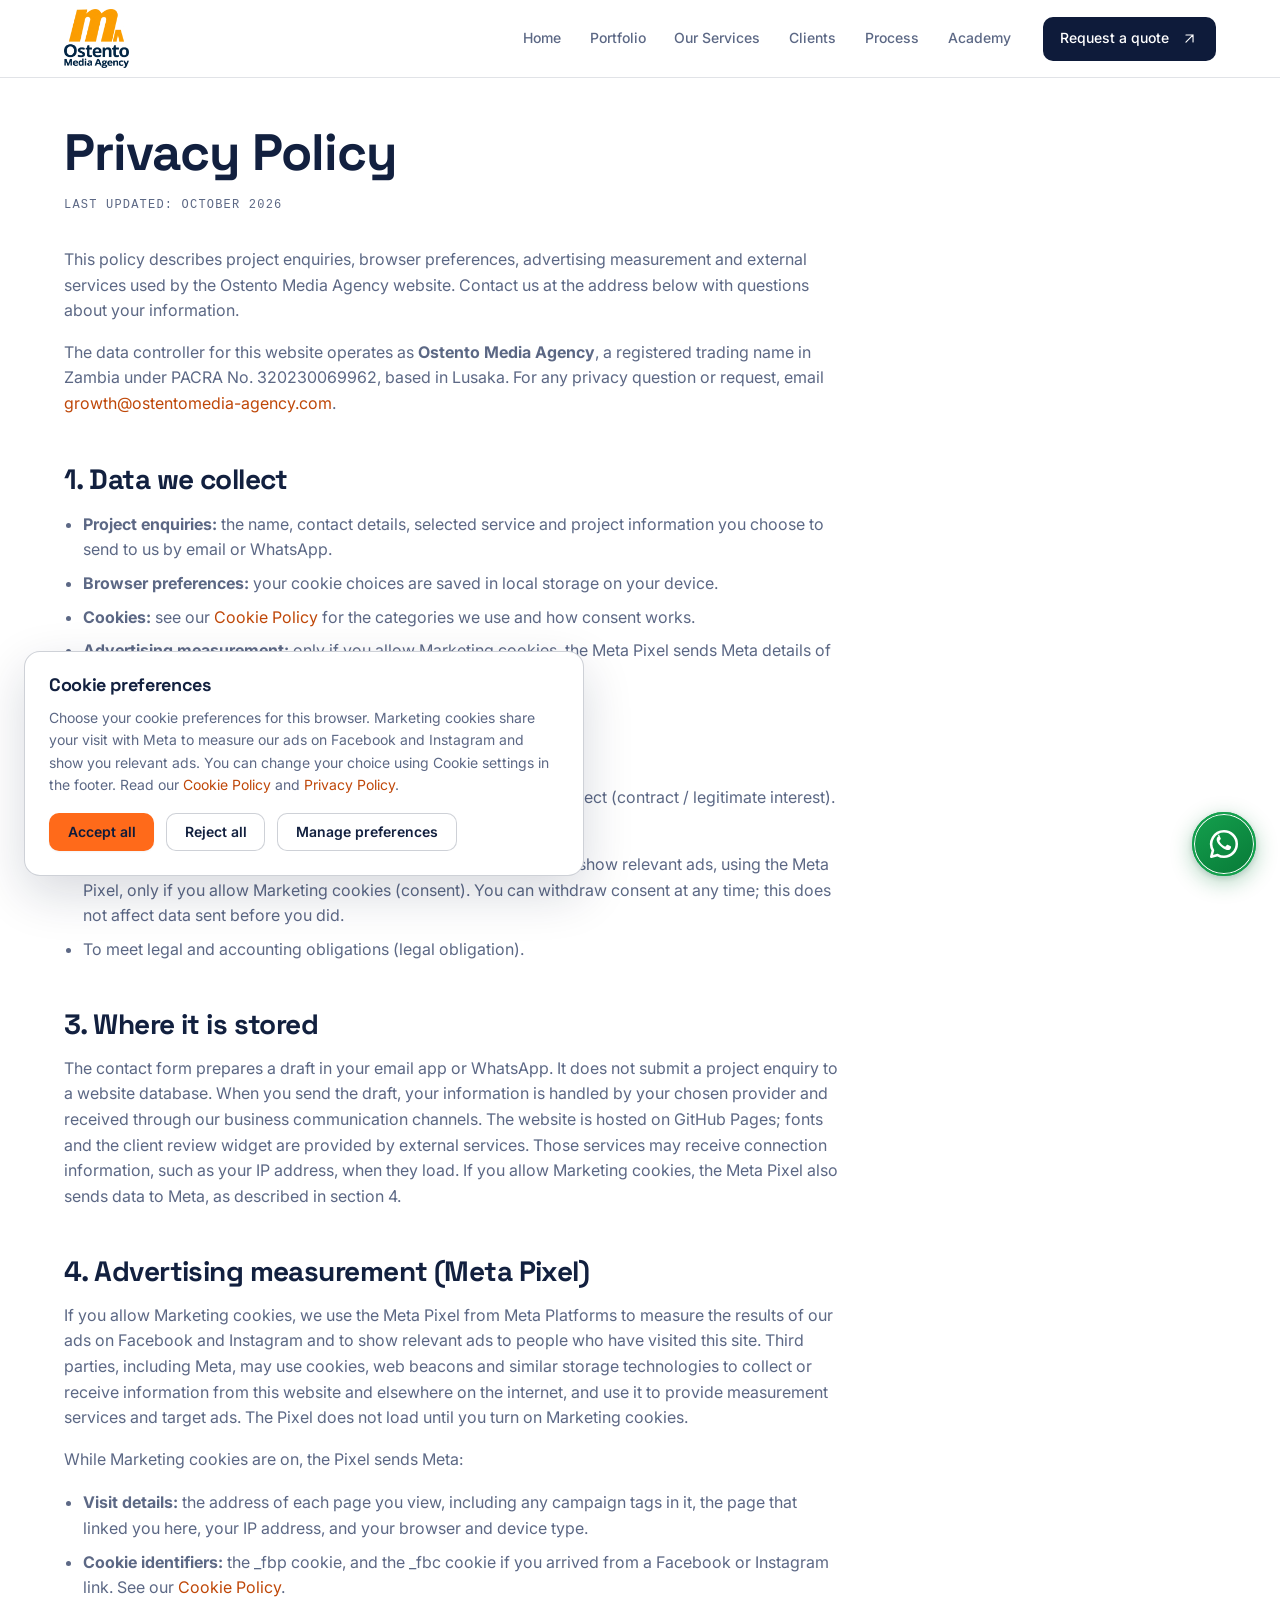
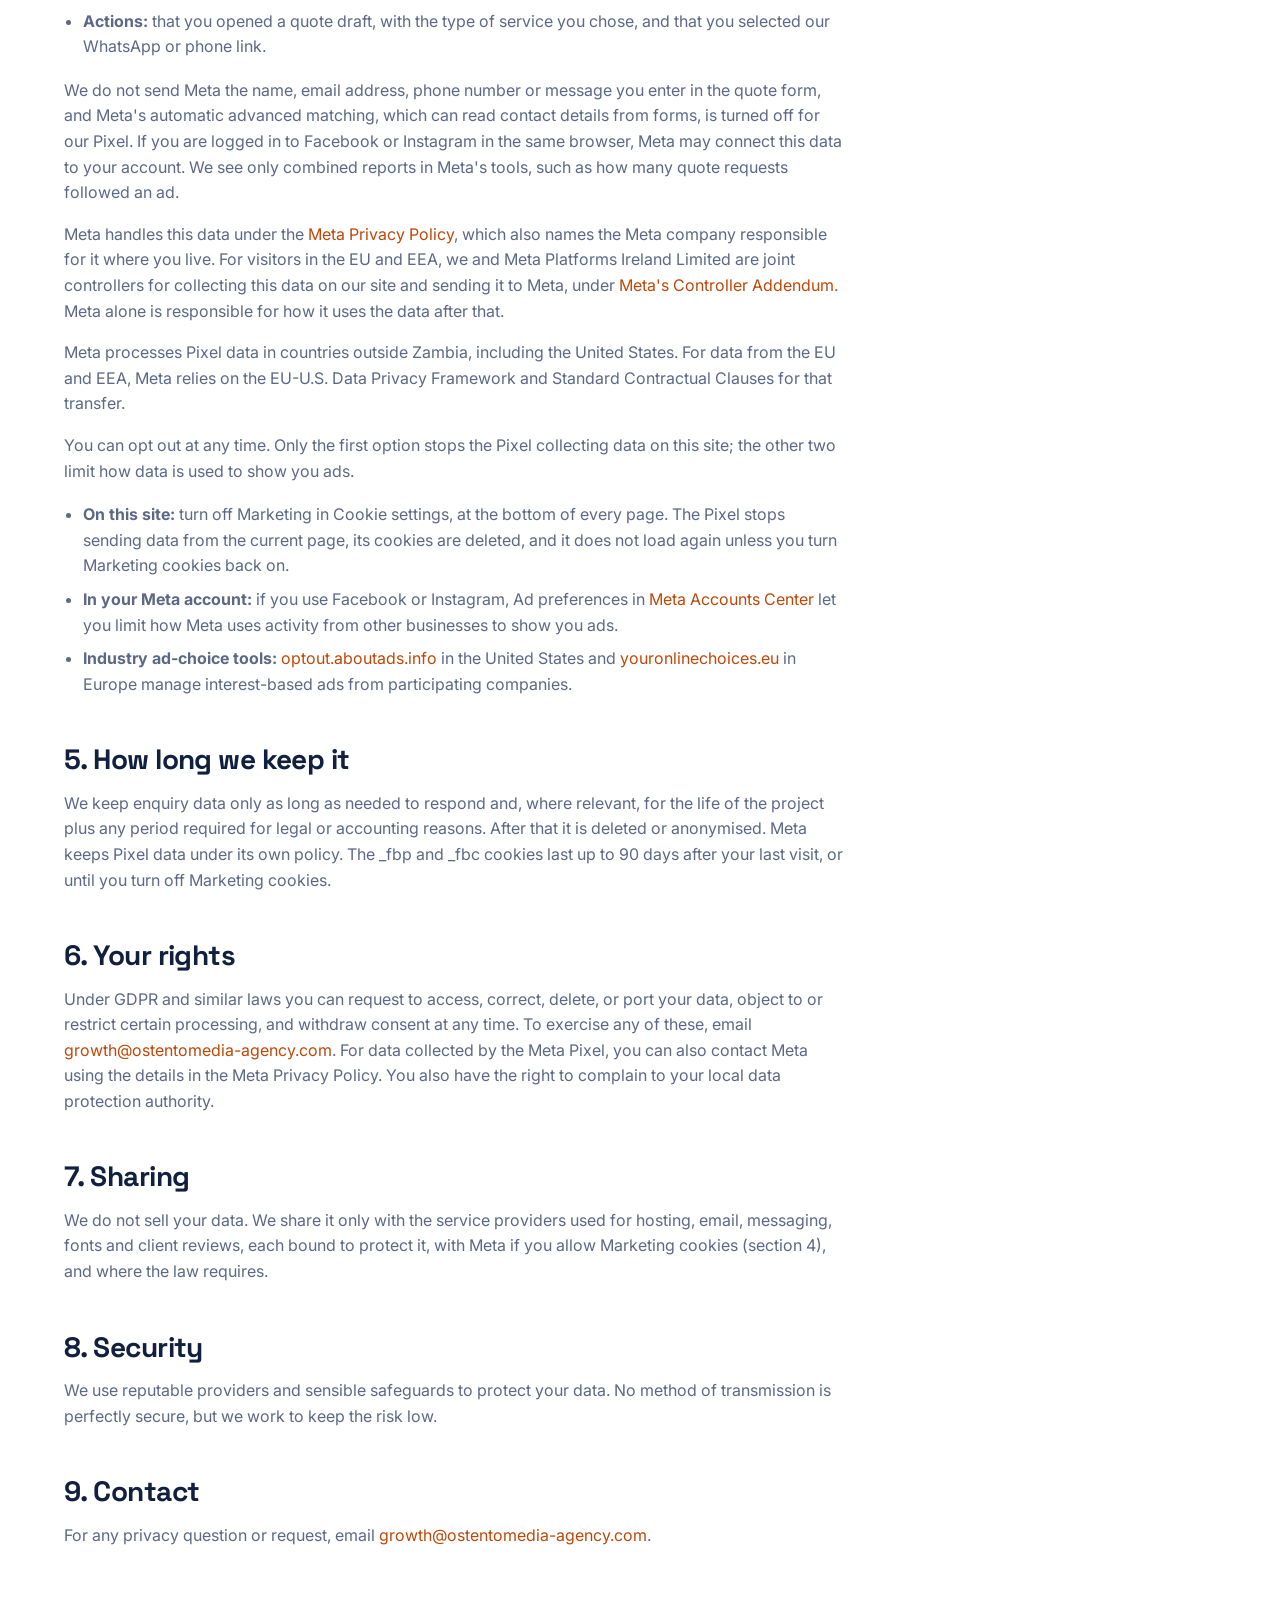
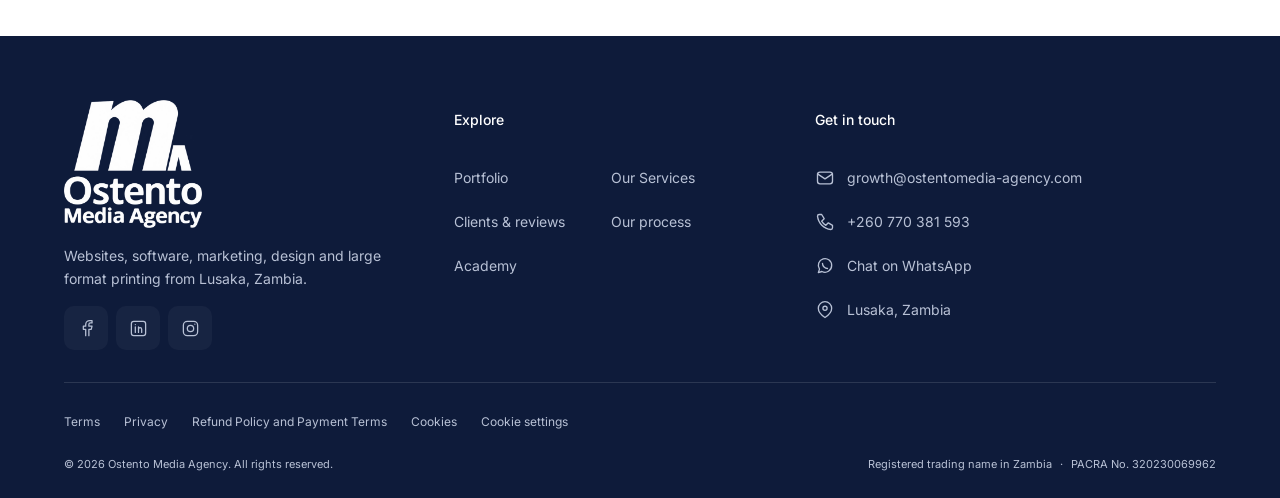
<file: privacy.html>
<!DOCTYPE html>
<html lang="en">
<head>
    <meta charset="UTF-8">
    <meta name="viewport" content="width=device-width, initial-scale=1.0">
    <title>Privacy Policy | Ostento</title>
    <meta name="description" content="How enquiries, browser preferences, advertising measurement and external services are handled on the Ostento Media Agency website.">
    <meta name="theme-color" content="#FFFFFF">
    <link rel="canonical" href="https://www.ostentomedia-agency.com/privacy.html">
    <meta property="og:url" content="https://www.ostentomedia-agency.com/privacy.html">
    <meta property="og:site_name" content="Ostento">
    <meta property="og:type" content="website">
    <meta property="og:title" content="Privacy Policy | Ostento">
    <meta property="og:description" content="How enquiries, browser preferences, advertising measurement and external services are handled on the Ostento Media Agency website.">
    <meta property="og:image" content="https://www.ostentomedia-agency.com/assets/images/hero.jpg">
    <meta name="twitter:card" content="summary_large_image">
    <meta name="twitter:title" content="Privacy Policy | Ostento">
    <meta name="twitter:description" content="How enquiries, browser preferences, advertising measurement and external services are handled on the Ostento Media Agency website.">
    <meta name="twitter:image" content="https://www.ostentomedia-agency.com/assets/images/hero.jpg">
    <link rel="icon" type="image/png" sizes="32x32" href="assets/images/ostento-favicon-32.png">
    <link rel="apple-touch-icon" href="assets/images/ostento-favicon-180.png">
    <link rel="preconnect" href="https://fonts.googleapis.com">
    <link rel="preconnect" href="https://fonts.gstatic.com" crossorigin>
    <link href="https://fonts.googleapis.com/css2?family=Inter:wght@400;500;600;700&family=Space+Grotesk:wght@500;600;700&display=swap" rel="stylesheet">
    <link rel="stylesheet" href="assets/css/style.css?v=20261001-whatsapp">
</head>
<body>
    <a class="skip-link" href="#main">Skip to content</a>

    <header class="site-header" id="site-header">
        <nav class="container nav" aria-label="Main navigation">
            <a class="nav__brand" href="index.html" aria-label="Ostento home">
                <img src="assets/images/ostento-logo.webp" alt="Ostento Media Agency" width="480" height="445" decoding="async">
            </a>
            <button class="nav__toggle" type="button" aria-label="Open menu" aria-expanded="false" aria-controls="nav-menu">
                <span class="nav__toggle-label">Menu</span><span class="nav__toggle-icon" aria-hidden="true"></span>
            </button>
            <ul class="nav__menu" id="nav-menu">
                <li><a class="nav__link" href="index.html">Home</a></li>
                <li><a class="nav__link" href="portfolio.html">Portfolio</a></li>
                <li><a class="nav__link" href="services.html">Our Services</a></li>
                <li><a class="nav__link" href="clients.html">Clients</a></li>
                <li><a class="nav__link" href="process.html">Process</a></li>
                <li><a class="nav__link" href="academy.html">Academy</a></li>
                <li class="nav__cta"><a class="nav__project" href="contact.html">Request a quote <svg viewBox="0 0 24 24" fill="none" stroke="currentColor" stroke-width="1.6" stroke-linecap="round" stroke-linejoin="round" aria-hidden="true" focusable="false"><path d="M7 17 17 7M7 7h10v10"/></svg></a></li>
            </ul>
        </nav>
        <div class="nav__backdrop" hidden></div>
    </header>

    <main id="main">
        <section class="legal"><div class="container"><div class="legal__inner">
            <h1>Privacy Policy</h1>
            <p class="updated">Last updated: October 2026</p>
            <p>This policy describes project enquiries, browser preferences, advertising measurement and external services used by the Ostento Media Agency website. Contact us at the address below with questions about your information.</p>

            <p>The data controller for this website operates as <strong>Ostento Media Agency</strong>, a registered trading name in Zambia under PACRA No. 320230069962, based in Lusaka. For any privacy question or request, email <a href="mailto:growth@ostentomedia-agency.com">growth@ostentomedia-agency.com</a>.</p>

            <h2>1. Data we collect</h2>
            <ul>
                <li><strong>Project enquiries:</strong> the name, contact details, selected service and project information you choose to send to us by email or WhatsApp.</li>
                <li><strong>Browser preferences:</strong> your cookie choices are saved in local storage on your device.</li>
                <li><strong>Cookies:</strong> see our <a href="cookies.html">Cookie Policy</a> for the categories we use and how consent works.</li>
                <li><strong>Advertising measurement:</strong> only if you allow Marketing cookies, the Meta Pixel sends Meta details of your visit and the actions listed in section 4.</li>
            </ul>

            <h2>2. Why we use it (lawful basis)</h2>
            <ul>
                <li>To reply to your enquiry and, if we work together, to deliver the project (contract / legitimate interest).</li>
                <li>To remember the browser preferences you choose on this site.</li>
                <li>To measure the results of our ads on Facebook and Instagram and show relevant ads, using the Meta Pixel, only if you allow Marketing cookies (consent). You can withdraw consent at any time; this does not affect data sent before you did.</li>
                <li>To meet legal and accounting obligations (legal obligation).</li>
            </ul>

            <h2>3. Where it is stored</h2>
            <p>The contact form prepares a draft in your email app or WhatsApp. It does not submit a project enquiry to a website database. When you send the draft, your information is handled by your chosen provider and received through our business communication channels. The website is hosted on GitHub Pages; fonts and the client review widget are provided by external services. Those services may receive connection information, such as your IP address, when they load. If you allow Marketing cookies, the Meta Pixel also sends data to Meta, as described in section 4.</p>

            <h2>4. Advertising measurement (Meta Pixel)</h2>
            <p>If you allow Marketing cookies, we use the Meta Pixel from Meta Platforms to measure the results of our ads on Facebook and Instagram and to show relevant ads to people who have visited this site. Third parties, including Meta, may use cookies, web beacons and similar storage technologies to collect or receive information from this website and elsewhere on the internet, and use it to provide measurement services and target ads. The Pixel does not load until you turn on Marketing cookies.</p>
            <p>While Marketing cookies are on, the Pixel sends Meta:</p>
            <ul>
                <li><strong>Visit details:</strong> the address of each page you view, including any campaign tags in it, the page that linked you here, your IP address, and your browser and device type.</li>
                <li><strong>Cookie identifiers:</strong> the _fbp cookie, and the _fbc cookie if you arrived from a Facebook or Instagram link. See our <a href="cookies.html">Cookie Policy</a>.</li>
                <li><strong>Actions:</strong> that you opened a quote draft, with the type of service you chose, and that you selected our WhatsApp or phone link.</li>
            </ul>
            <p>We do not send Meta the name, email address, phone number or message you enter in the quote form, and Meta's automatic advanced matching, which can read contact details from forms, is turned off for our Pixel. If you are logged in to Facebook or Instagram in the same browser, Meta may connect this data to your account. We see only combined reports in Meta's tools, such as how many quote requests followed an ad.</p>
            <p>Meta handles this data under the <a href="https://www.facebook.com/privacy/policy/" target="_blank" rel="noopener noreferrer">Meta Privacy Policy</a>, which also names the Meta company responsible for it where you live. For visitors in the EU and EEA, we and Meta Platforms Ireland Limited are joint controllers for collecting this data on our site and sending it to Meta, under <a href="https://www.facebook.com/legal/controller_addendum" target="_blank" rel="noopener noreferrer">Meta's Controller Addendum</a>. Meta alone is responsible for how it uses the data after that.</p>
            <p>Meta processes Pixel data in countries outside Zambia, including the United States. For data from the EU and EEA, Meta relies on the EU-U.S. Data Privacy Framework and Standard Contractual Clauses for that transfer.</p>
            <p>You can opt out at any time. Only the first option stops the Pixel collecting data on this site; the other two limit how data is used to show you ads.</p>
            <ul>
                <li><strong>On this site:</strong> turn off Marketing in Cookie settings, at the bottom of every page. The Pixel stops sending data from the current page, its cookies are deleted, and it does not load again unless you turn Marketing cookies back on.</li>
                <li><strong>In your Meta account:</strong> if you use Facebook or Instagram, Ad preferences in <a href="https://accountscenter.facebook.com/" target="_blank" rel="noopener noreferrer">Meta Accounts Center</a> let you limit how Meta uses activity from other businesses to show you ads.</li>
                <li><strong>Industry ad-choice tools:</strong> <a href="https://optout.aboutads.info/" target="_blank" rel="noopener noreferrer">optout.aboutads.info</a> in the United States and <a href="https://www.youronlinechoices.eu/" target="_blank" rel="noopener noreferrer">youronlinechoices.eu</a> in Europe manage interest-based ads from participating companies.</li>
            </ul>

            <h2>5. How long we keep it</h2>
            <p>We keep enquiry data only as long as needed to respond and, where relevant, for the life of the project plus any period required for legal or accounting reasons. After that it is deleted or anonymised. Meta keeps Pixel data under its own policy. The _fbp and _fbc cookies last up to 90 days after your last visit, or until you turn off Marketing cookies.</p>

            <h2>6. Your rights</h2>
            <p>Under GDPR and similar laws you can request to access, correct, delete, or port your data, object to or restrict certain processing, and withdraw consent at any time. To exercise any of these, email <a href="mailto:growth@ostentomedia-agency.com">growth@ostentomedia-agency.com</a>. For data collected by the Meta Pixel, you can also contact Meta using the details in the Meta Privacy Policy. You also have the right to complain to your local data protection authority.</p>

            <h2>7. Sharing</h2>
            <p>We do not sell your data. We share it only with the service providers used for hosting, email, messaging, fonts and client reviews, each bound to protect it, with Meta if you allow Marketing cookies (section 4), and where the law requires.</p>

            <h2>8. Security</h2>
            <p>We use reputable providers and sensible safeguards to protect your data. No method of transmission is perfectly secure, but we work to keep the risk low.</p>

            <h2>9. Contact</h2>
            <p>For any privacy question or request, email <a href="mailto:growth@ostentomedia-agency.com">growth@ostentomedia-agency.com</a>.</p>
        </div></div></section>
    </main>

    <footer class="site-footer">
        <div class="container">
            <div class="footer-top">
                <div class="footer-brand">
                    <a class="footer-brand__logo" href="index.html" aria-label="Ostento home"><img src="assets/images/ostento-logo.webp" alt="Ostento Media Agency" width="480" height="445" decoding="async" loading="lazy"></a>
                    <p>Websites, software, marketing, design and large format printing from Lusaka, Zambia.</p>
                    <div class="footer-social" aria-label="Social profiles">
                        <a href="https://www.facebook.com/ostentomediaagency" aria-label="Ostento on Facebook" rel="noopener noreferrer" target="_blank"><svg viewBox="0 0 24 24" fill="none" stroke="currentColor" stroke-width="1.6" stroke-linecap="round" stroke-linejoin="round" aria-hidden="true" focusable="false"><path d="M15 21v-8h3l1-4h-4V7a2 2 0 0 1 2-2h2V2h-3a5 5 0 0 0-5 5v2H8v4h3v8"/></svg></a>
                        <a href="https://www.linkedin.com/company/ostentomedia-agency" aria-label="Ostento on LinkedIn" rel="noopener noreferrer" target="_blank"><svg viewBox="0 0 24 24" fill="none" stroke="currentColor" stroke-width="1.6" stroke-linecap="round" stroke-linejoin="round" aria-hidden="true" focusable="false"><rect x="3" y="3" width="18" height="18" rx="3"/><path d="M8 10v7M8 7v.1M12 17v-4a2 2 0 0 1 4 0v4M12 10v7"/></svg></a>
                        <a href="https://www.instagram.com/ostentomediaagency/" aria-label="Ostento on Instagram" rel="noopener noreferrer" target="_blank"><svg viewBox="0 0 24 24" fill="none" stroke="currentColor" stroke-width="1.6" stroke-linecap="round" stroke-linejoin="round" aria-hidden="true" focusable="false"><rect x="3" y="3" width="18" height="18" rx="5"/><circle cx="12" cy="12" r="4"/><path d="M17.5 6.5v.1"/></svg></a>
                    </div>
                </div>
                <nav class="footer-col" aria-label="Explore Ostento">
                    <h2>Explore</h2>
                    <ul class="footer-links">
                        <li><a href="portfolio.html">Portfolio</a></li>
                        <li><a href="services.html">Our Services</a></li>
                        <li><a href="clients.html">Clients &amp; reviews</a></li>
                        <li><a href="process.html">Our process</a></li>
                        <li><a href="academy.html">Academy</a></li>
                    </ul>
                </nav>
                <div class="footer-col footer-contact">
                    <h2>Get in touch</h2>
                    <ul>
                        <li><a href="mailto:growth@ostentomedia-agency.com"><svg viewBox="0 0 24 24" fill="none" stroke="currentColor" stroke-width="1.6" stroke-linecap="round" stroke-linejoin="round" aria-hidden="true" focusable="false"><rect x="3" y="5" width="18" height="14" rx="3"/><path d="m3 7 9 6 9-6"/></svg><span>growth@ostentomedia-agency.com</span></a></li>
                        <li><a href="tel:+260770381593"><svg viewBox="0 0 24 24" fill="none" stroke="currentColor" stroke-width="1.6" stroke-linecap="round" stroke-linejoin="round" aria-hidden="true" focusable="false"><path d="m8 3 3 5-3 3a14 14 0 0 0 5 5l3-3 5 3v3a2 2 0 0 1-2 2A18 18 0 0 1 3 5a2 2 0 0 1 2-2Z"/></svg><span>+260 770 381 593</span></a></li>
                        <li><a href="https://wa.me/260770381593" target="_blank" rel="noopener noreferrer"><svg viewBox="0 0 24 24" fill="none" stroke="currentColor" stroke-width="1.6" stroke-linecap="round" stroke-linejoin="round" aria-hidden="true" focusable="false"><path d="M20 11.5a8 8 0 0 1-11.7 7.1L4 20l1.4-4.3A8 8 0 1 1 20 11.5Z"/><path d="M9 9c0 3 3 6 6 6"/></svg><span>Chat on WhatsApp</span></a></li>
                        <li><span class="footer-contact__location"><svg viewBox="0 0 24 24" fill="none" stroke="currentColor" stroke-width="1.6" stroke-linecap="round" stroke-linejoin="round" aria-hidden="true" focusable="false"><path d="M20 10c0 6-8 11-8 11S4 16 4 10a8 8 0 1 1 16 0Z"/><circle cx="12" cy="10" r="2.5"/></svg><span>Lusaka, Zambia</span></span></li>
                    </ul>
                </div>
            </div>
            <div class="footer-bottom">
                <nav class="footer-legal" aria-label="Policies">
                    <a href="terms.html">Terms</a>
                    <a href="privacy.html">Privacy</a>
                    <a href="refund-policy-and-payment-terms.html">Refund Policy and Payment Terms</a>
                    <a href="cookies.html">Cookies</a>
                    <button type="button" data-cookie-settings>Cookie settings</button>
                </nav>
                <div class="footer-fineprint">
                    <p>&copy; <span id="year">2026</span> Ostento Media Agency. All rights reserved.</p>
                    <p>Registered trading name in Zambia <span class="footer-fineprint__separator" aria-hidden="true">&middot;</span> PACRA No. 320230069962</p>
                </div>
            </div>
        </div>
    </footer>

        <a class="whatsapp-float" href="https://wa.me/260770381593" target="_blank" rel="noopener noreferrer" aria-label="Chat with Ostento on WhatsApp">
        <svg viewBox="0 0 24 24" fill="none" aria-hidden="true" focusable="false">
            <path d="M12 3a9 9 0 0 1 0 18 9 9 0 0 1-4.5-1.2L3 21l1.2-4.5A9 9 0 0 1 12 3Z" stroke="currentColor" stroke-width="1.8" stroke-linecap="round" stroke-linejoin="round"></path>
            <path d="M8.3 6.5c-.4 0-.7.2-.9.5-.4.5-.6 1.1-.6 1.8 0 1.2.7 2.6 2.1 4.1 1.4 1.5 3.4 2.9 5.1 3.3.8.2 1.5.1 2-.2.5-.3.8-.8.9-1.3l.1-.6c0-.2-.1-.4-.3-.5l-2.1-1c-.2-.1-.4-.1-.6.1l-.9 1c-.1.1-.3.2-.5.1-.9-.4-1.7-1-2.3-1.6-.7-.7-1.2-1.4-1.5-2.1-.1-.2 0-.4.1-.5l.7-.9c.2-.2.2-.4.1-.6l-1-2.3c-.1-.2-.3-.3-.5-.3h-.8Z" fill="currentColor"></path>
        </svg>
        <span class="whatsapp-float__label" aria-hidden="true">Chat on WhatsApp</span>
    </a>

    <div class="cookie-banner" id="cookie-banner" role="dialog" aria-label="Cookie consent" aria-live="polite">
        <h3>Cookie preferences</h3>
        <p>Choose your cookie preferences for this browser. Marketing cookies share your visit with Meta to measure our ads on Facebook and Instagram and show you relevant ads. You can change your choice using Cookie settings in the footer. Read our <a href="cookies.html">Cookie Policy</a> and <a href="privacy.html">Privacy Policy</a>.</p>
        <div class="cookie-actions">
            <button class="btn btn--primary" type="button" data-cookie="accept">Accept all</button>
            <button class="btn btn--ghost" type="button" data-cookie="reject">Reject all</button>
            <button class="btn btn--ghost" type="button" data-cookie="manage">Manage preferences</button>
        </div>
    </div>

    <div class="cookie-modal" id="cookie-modal" role="dialog" aria-modal="true" aria-labelledby="cookie-modal-title">
        <div class="cookie-modal__box">
            <h3 id="cookie-modal-title">Cookie preferences</h3>
            <p class="muted" style="font-size:var(--fs-200);">Choose which cookies we may use. You can change this at any time from Cookie settings in the footer.</p>
            <div class="cookie-cat">
                <div class="cookie-cat__head">
                    <h4>Strictly necessary</h4>
                    <label class="toggle"><input type="checkbox" checked disabled aria-label="Strictly necessary cookies, always on"><span class="toggle__track"></span></label>
                </div>
                <p>Required for the site to work. These are always on and never store marketing data.</p>
            </div>
            <div class="cookie-cat">
                <div class="cookie-cat__head">
                    <h4>Analytics</h4>
                    <label class="toggle"><input type="checkbox" id="ck-analytics" aria-label="Analytics cookies"><span class="toggle__track"></span></label>
                </div>
                <p>Help us understand which pages are useful, so we can improve them. Anonymous and aggregated.</p>
            </div>
            <div class="cookie-cat">
                <div class="cookie-cat__head">
                    <h4>Marketing</h4>
                    <label class="toggle"><input type="checkbox" id="ck-marketing" aria-label="Marketing cookies"><span class="toggle__track"></span></label>
                </div>
                <p>Share details of your visit with Meta through the Meta Pixel, to measure our ads on Facebook and Instagram and show relevant ads. Off unless you turn them on.</p>
            </div>
            <div class="cookie-actions" style="margin-top:var(--sp-4);">
                <button class="btn btn--primary" type="button" data-cookie="save">Save preferences</button>
                <button class="btn btn--ghost" type="button" data-cookie="accept">Accept all</button>
                <button class="btn btn--ghost" type="button" data-cookie="reject">Reject all</button>
            </div>
        </div>
    </div>

    <script src="assets/js/meta-pixel.js?v=20261006-pixel-id" defer></script>
    <script src="assets/js/script.js?v=20261006-consent-v2" defer></script>
</body>
</html>
</file>
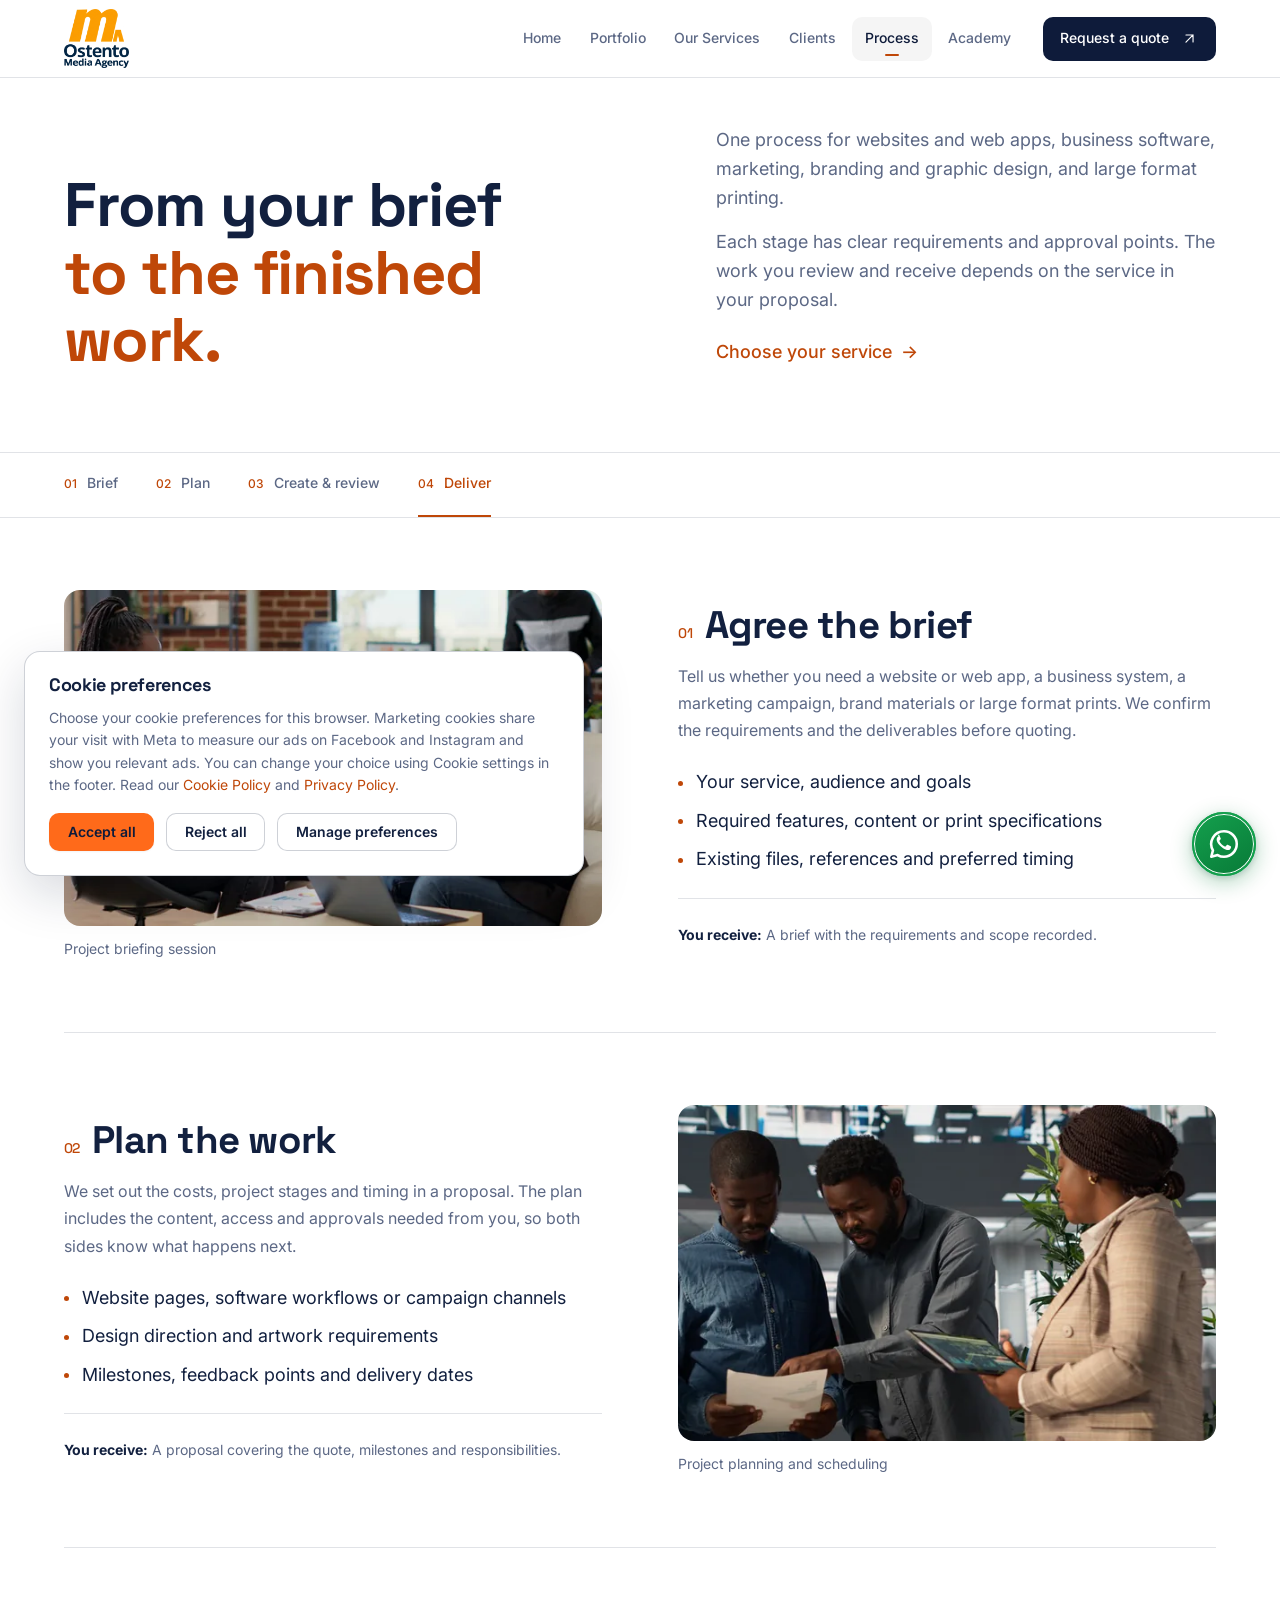
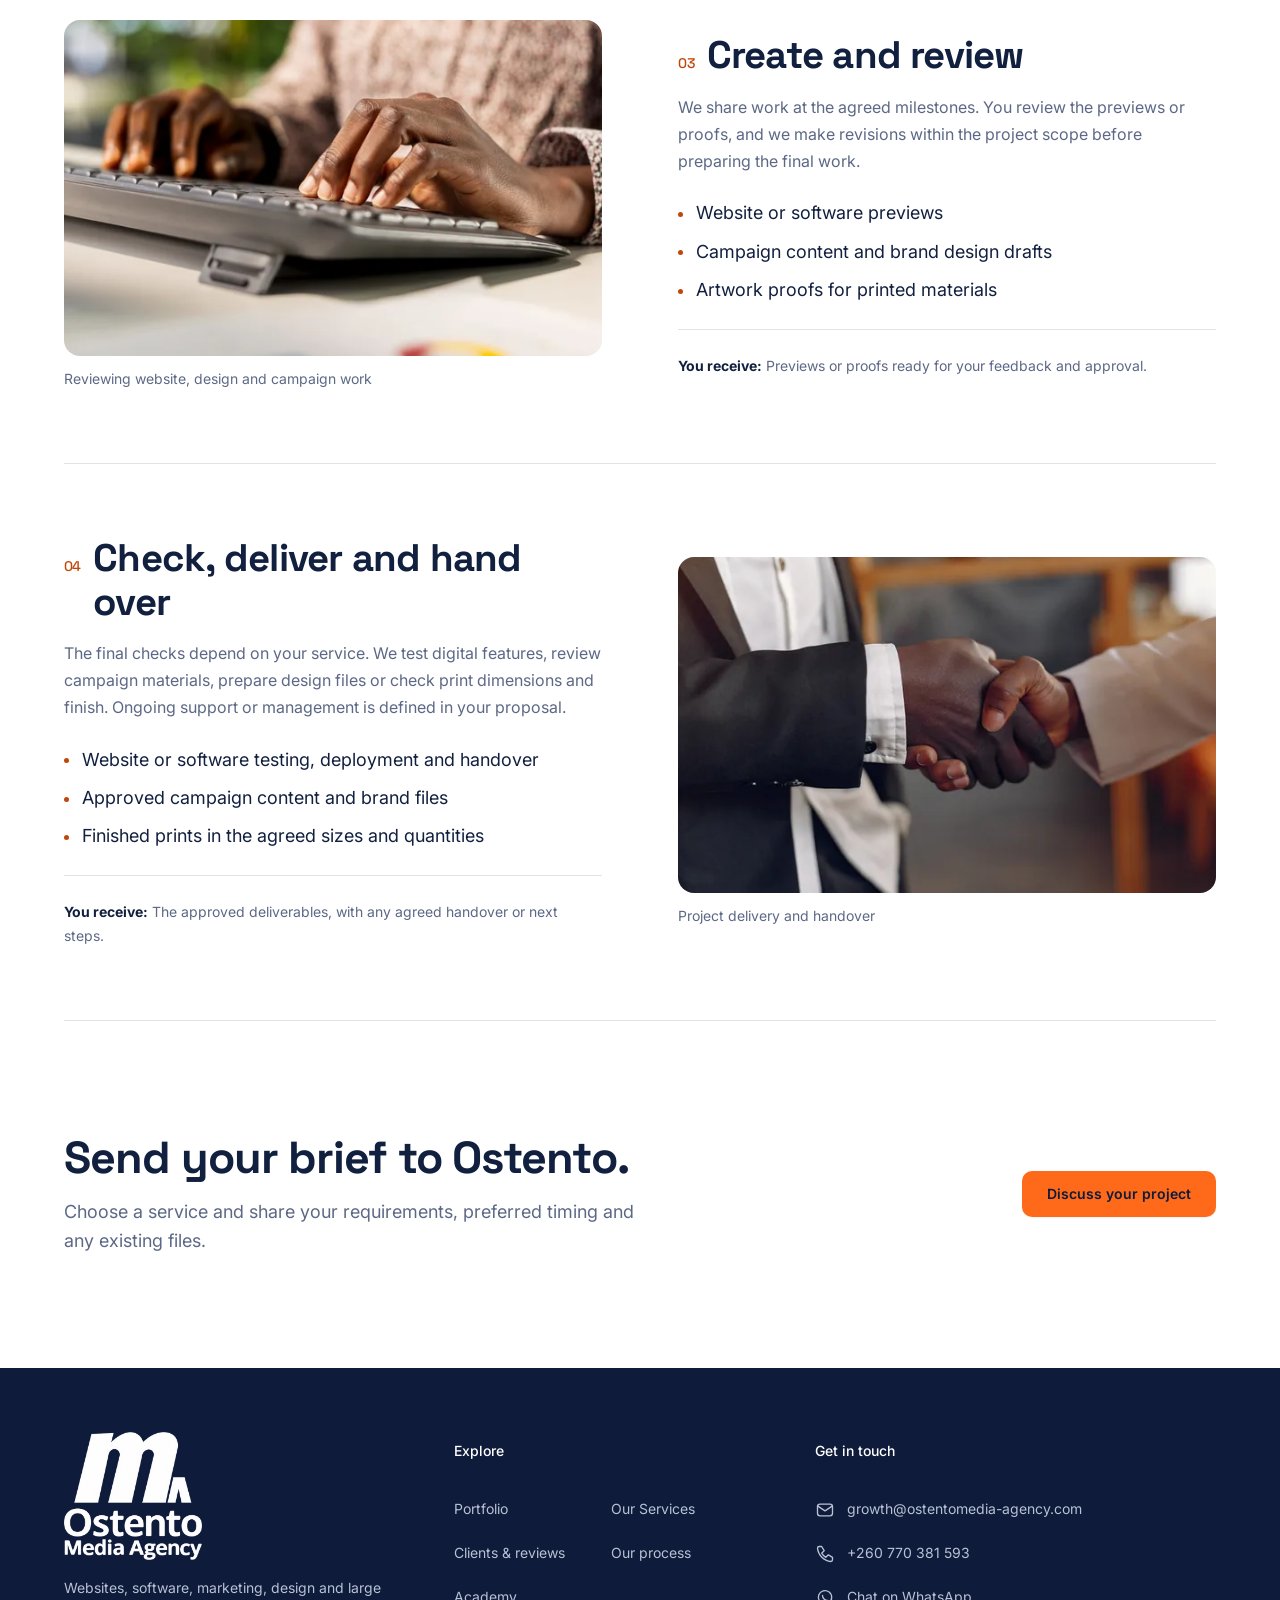
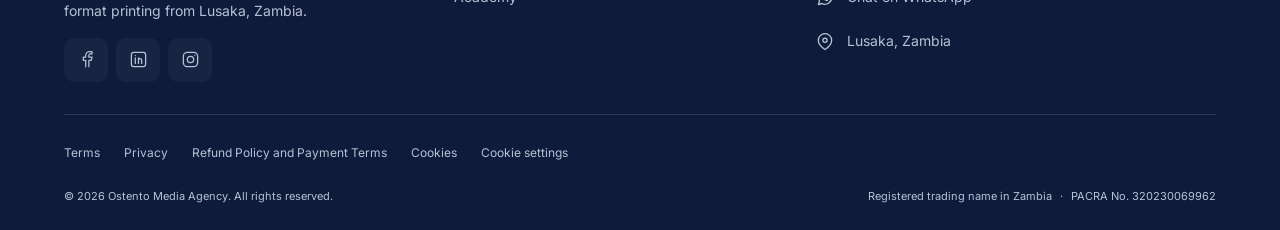
<file: process.html>
<!DOCTYPE html>
<html lang="en">
<head>
    <meta charset="UTF-8">
    <meta name="viewport" content="width=device-width, initial-scale=1.0">
    <title>Our Process | Ostento Media Agency</title>
    <meta name="description" content="How Ostento plans, creates, reviews and delivers websites, business software, marketing campaigns, branding and large format printing for clients in Zambia.">
    <meta name="theme-color" content="#FFFFFF">
    <link rel="canonical" href="https://www.ostentomedia-agency.com/process.html">
    <meta property="og:url" content="https://www.ostentomedia-agency.com/process.html">
    <meta property="og:site_name" content="Ostento">
    <meta property="og:type" content="website">
    <meta property="og:title" content="Our Process | Ostento Media Agency">
    <meta property="og:description" content="How Ostento plans, creates, reviews and delivers websites, business software, marketing campaigns, branding and large format printing for clients in Zambia.">
    <meta property="og:image" content="https://www.ostentomedia-agency.com/assets/images/hero-studio.jpg">
    <meta name="twitter:card" content="summary_large_image">
    <meta name="twitter:title" content="Our Process | Ostento Media Agency">
    <meta name="twitter:description" content="How Ostento plans, creates, reviews and delivers websites, business software, marketing campaigns, branding and large format printing for clients in Zambia.">
    <meta name="twitter:image" content="https://www.ostentomedia-agency.com/assets/images/hero-studio.jpg">
    <link rel="icon" type="image/png" sizes="32x32" href="assets/images/ostento-favicon-32.png">
    <link rel="apple-touch-icon" href="assets/images/ostento-favicon-180.png">
    <link rel="preconnect" href="https://fonts.googleapis.com">
    <link rel="preconnect" href="https://fonts.gstatic.com" crossorigin>
    <link href="https://fonts.googleapis.com/css2?family=Inter:wght@400;500;600;700&family=Space+Grotesk:wght@500;600;700&display=swap" rel="stylesheet">
    <link rel="stylesheet" href="assets/css/style.css?v=20261001-whatsapp">
</head>
<body>
    <a class="skip-link" href="#main">Skip to content</a>

    <header class="site-header" id="site-header">
        <nav class="container nav" aria-label="Main navigation">
            <a class="nav__brand" href="index.html" aria-label="Ostento home">
                <img src="assets/images/ostento-logo.webp" alt="Ostento Media Agency" width="480" height="445" decoding="async">
            </a>
            <button class="nav__toggle" type="button" aria-label="Open menu" aria-expanded="false" aria-controls="nav-menu">
                <span class="nav__toggle-label">Menu</span><span class="nav__toggle-icon" aria-hidden="true"></span>
            </button>
            <ul class="nav__menu" id="nav-menu">
                <li><a class="nav__link" href="index.html">Home</a></li>
                <li><a class="nav__link" href="portfolio.html">Portfolio</a></li>
                <li><a class="nav__link" href="services.html">Our Services</a></li>
                <li><a class="nav__link" href="clients.html">Clients</a></li>
                <li><a class="nav__link is-active" aria-current="page" href="process.html">Process</a></li>
                <li><a class="nav__link" href="academy.html">Academy</a></li>
                <li class="nav__cta"><a class="nav__project" href="contact.html">Request a quote <svg viewBox="0 0 24 24" fill="none" stroke="currentColor" stroke-width="1.6" stroke-linecap="round" stroke-linejoin="round" aria-hidden="true" focusable="false"><path d="M7 17 17 7M7 7h10v10"/></svg></a></li>
            </ul>
        </nav>
        <div class="nav__backdrop" hidden></div>
    </header>

    <main id="main" class="standalone-main process-main">
        <section class="section process-intro" id="process">
            <div class="container process-intro__grid">
                <h1 class="process-title reveal">From your brief<br><em>to the finished work.</em></h1>
                <div class="reveal">
                    <p class="lede">One process for websites and web apps, business software, marketing, branding and graphic design, and large format printing.</p>
                    <p>Each stage has clear requirements and approval points. The work you review and receive depends on the service in your proposal.</p>
                    <a class="studio-text-link" href="services.html">Choose your service <span aria-hidden="true">&rarr;</span></a>
                </div>
            </div>
        </section>
        <section class="process-journey" aria-label="Project stages">
            <div class="process-stage-bar">
                <nav class="container process-stage-nav" aria-label="Browse project stages">
                    <a href="#brief"><span aria-hidden="true">01</span> Brief</a>
                    <a href="#plan"><span aria-hidden="true">02</span> Plan</a>
                    <a href="#create"><span aria-hidden="true">03</span> Create &amp; review</a>
                    <a href="#deliver"><span aria-hidden="true">04</span> Deliver</a>
                </nav>
            </div>
            <div class="container">
                <article class="process-stage reveal" id="brief" aria-labelledby="brief-title">
                    <figure class="process-stage__media">
                        <img src="assets/images/process/agree-the-brief.webp" srcset="assets/images/process/agree-the-brief-600.webp 600w, assets/images/process/agree-the-brief.webp 1200w" sizes="(max-width: 760px) calc(100vw - 48px), (max-width: 1200px) calc(47vw - 24px), 540px" alt="Three colleagues discussing project requirements around a laptop in an office" width="1200" height="750" loading="lazy" decoding="async">
                        <figcaption>Project briefing session</figcaption>
                    </figure>
                    <div class="process-stage__copy">
                        <h2 id="brief-title"><span class="process-stage__number" aria-hidden="true">01</span>Agree the brief</h2>
                        <p>Tell us whether you need a website or web app, a business system, a marketing campaign, brand materials or large format prints. We confirm the requirements and the deliverables before quoting.</p>
                        <ul class="studio-service__list">
                            <li>Your service, audience and goals</li>
                            <li>Required features, content or print specifications</li>
                            <li>Existing files, references and preferred timing</li>
                        </ul>
                        <p class="process-stage__outcome"><strong>You receive:</strong> A brief with the requirements and scope recorded.</p>
                    </div>
                </article>
                <article class="process-stage reveal" id="plan" aria-labelledby="plan-title">
                    <figure class="process-stage__media">
                        <img src="assets/images/process/plan-the-work.webp" srcset="assets/images/process/plan-the-work-600.webp 600w, assets/images/process/plan-the-work.webp 1200w" sizes="(max-width: 760px) calc(100vw - 48px), (max-width: 1200px) calc(47vw - 24px), 540px" alt="Three colleagues reviewing printed reports and a tablet while planning their work" width="1200" height="750" loading="lazy" decoding="async">
                        <figcaption>Project planning and scheduling</figcaption>
                    </figure>
                    <div class="process-stage__copy">
                        <h2 id="plan-title"><span class="process-stage__number" aria-hidden="true">02</span>Plan the work</h2>
                        <p>We set out the costs, project stages and timing in a proposal. The plan includes the content, access and approvals needed from you, so both sides know what happens next.</p>
                        <ul class="studio-service__list">
                            <li>Website pages, software workflows or campaign channels</li>
                            <li>Design direction and artwork requirements</li>
                            <li>Milestones, feedback points and delivery dates</li>
                        </ul>
                        <p class="process-stage__outcome"><strong>You receive:</strong> A proposal covering the quote, milestones and responsibilities.</p>
                    </div>
                </article>
                <article class="process-stage reveal" id="create" aria-labelledby="create-title">
                    <figure class="process-stage__media">
                        <img src="assets/images/process/create-and-review.webp" srcset="assets/images/process/create-and-review-600.webp 600w, assets/images/process/create-and-review.webp 1200w" sizes="(max-width: 760px) calc(100vw - 48px), (max-width: 1200px) calc(47vw - 24px), 540px" alt="Close-up of a woman using a keyboard and mouse at her desk" width="1200" height="750" loading="lazy" decoding="async">
                        <figcaption>Reviewing website, design and campaign work</figcaption>
                    </figure>
                    <div class="process-stage__copy">
                        <h2 id="create-title"><span class="process-stage__number" aria-hidden="true">03</span>Create and review</h2>
                        <p>We share work at the agreed milestones. You review the previews or proofs, and we make revisions within the project scope before preparing the final work.</p>
                        <ul class="studio-service__list">
                            <li>Website or software previews</li>
                            <li>Campaign content and brand design drafts</li>
                            <li>Artwork proofs for printed materials</li>
                        </ul>
                        <p class="process-stage__outcome"><strong>You receive:</strong> Previews or proofs ready for your feedback and approval.</p>
                    </div>
                </article>
                <article class="process-stage reveal" id="deliver" aria-labelledby="deliver-title">
                    <figure class="process-stage__media">
                        <img src="assets/images/process/check-deliver-handover.webp" srcset="assets/images/process/check-deliver-handover-600.webp 600w, assets/images/process/check-deliver-handover.webp 1200w" sizes="(max-width: 760px) calc(100vw - 48px), (max-width: 1200px) calc(47vw - 24px), 540px" alt="Close-up of two people shaking hands at the end of a business meeting" width="1200" height="750" loading="lazy" decoding="async">
                        <figcaption>Project delivery and handover</figcaption>
                    </figure>
                    <div class="process-stage__copy">
                        <h2 id="deliver-title"><span class="process-stage__number" aria-hidden="true">04</span>Check, deliver and hand over</h2>
                        <p>The final checks depend on your service. We test digital features, review campaign materials, prepare design files or check print dimensions and finish. Ongoing support or management is defined in your proposal.</p>
                        <ul class="studio-service__list">
                            <li>Website or software testing, deployment and handover</li>
                            <li>Approved campaign content and brand files</li>
                            <li>Finished prints in the agreed sizes and quantities</li>
                        </ul>
                        <p class="process-stage__outcome"><strong>You receive:</strong> The approved deliverables, with any agreed handover or next steps.</p>
                    </div>
                </article>
            </div>
        </section>
        <section class="section studio-contact" aria-labelledby="process-contact-title">
            <div class="container studio-contact__inner reveal">
                <div>
                    <h2 id="process-contact-title">Send your brief to Ostento.</h2>
                    <p>Choose a service and share your requirements, preferred timing and any existing files.</p>
                </div>
                <a class="btn btn--primary" href="contact.html">Discuss your project</a>
            </div>
        </section>
    </main>

    <footer class="site-footer">
        <div class="container">
            <div class="footer-top">
                <div class="footer-brand">
                    <a class="footer-brand__logo" href="index.html" aria-label="Ostento home"><img src="assets/images/ostento-logo.webp" alt="Ostento Media Agency" width="480" height="445" decoding="async" loading="lazy"></a>
                    <p>Websites, software, marketing, design and large format printing from Lusaka, Zambia.</p>
                    <div class="footer-social" aria-label="Social profiles">
                        <a href="https://www.facebook.com/ostentomediaagency" aria-label="Ostento on Facebook" rel="noopener noreferrer" target="_blank"><svg viewBox="0 0 24 24" fill="none" stroke="currentColor" stroke-width="1.6" stroke-linecap="round" stroke-linejoin="round" aria-hidden="true" focusable="false"><path d="M15 21v-8h3l1-4h-4V7a2 2 0 0 1 2-2h2V2h-3a5 5 0 0 0-5 5v2H8v4h3v8"/></svg></a>
                        <a href="https://www.linkedin.com/company/ostentomedia-agency" aria-label="Ostento on LinkedIn" rel="noopener noreferrer" target="_blank"><svg viewBox="0 0 24 24" fill="none" stroke="currentColor" stroke-width="1.6" stroke-linecap="round" stroke-linejoin="round" aria-hidden="true" focusable="false"><rect x="3" y="3" width="18" height="18" rx="3"/><path d="M8 10v7M8 7v.1M12 17v-4a2 2 0 0 1 4 0v4M12 10v7"/></svg></a>
                        <a href="https://www.instagram.com/ostentomediaagency/" aria-label="Ostento on Instagram" rel="noopener noreferrer" target="_blank"><svg viewBox="0 0 24 24" fill="none" stroke="currentColor" stroke-width="1.6" stroke-linecap="round" stroke-linejoin="round" aria-hidden="true" focusable="false"><rect x="3" y="3" width="18" height="18" rx="5"/><circle cx="12" cy="12" r="4"/><path d="M17.5 6.5v.1"/></svg></a>
                    </div>
                </div>
                <nav class="footer-col" aria-label="Explore Ostento">
                    <h2>Explore</h2>
                    <ul class="footer-links">
                        <li><a href="portfolio.html">Portfolio</a></li>
                        <li><a href="services.html">Our Services</a></li>
                        <li><a href="clients.html">Clients &amp; reviews</a></li>
                        <li><a href="process.html">Our process</a></li>
                        <li><a href="academy.html">Academy</a></li>
                    </ul>
                </nav>
                <div class="footer-col footer-contact">
                    <h2>Get in touch</h2>
                    <ul>
                        <li><a href="mailto:growth@ostentomedia-agency.com"><svg viewBox="0 0 24 24" fill="none" stroke="currentColor" stroke-width="1.6" stroke-linecap="round" stroke-linejoin="round" aria-hidden="true" focusable="false"><rect x="3" y="5" width="18" height="14" rx="3"/><path d="m3 7 9 6 9-6"/></svg><span>growth@ostentomedia-agency.com</span></a></li>
                        <li><a href="tel:+260770381593"><svg viewBox="0 0 24 24" fill="none" stroke="currentColor" stroke-width="1.6" stroke-linecap="round" stroke-linejoin="round" aria-hidden="true" focusable="false"><path d="m8 3 3 5-3 3a14 14 0 0 0 5 5l3-3 5 3v3a2 2 0 0 1-2 2A18 18 0 0 1 3 5a2 2 0 0 1 2-2Z"/></svg><span>+260 770 381 593</span></a></li>
                        <li><a href="https://wa.me/260770381593" target="_blank" rel="noopener noreferrer"><svg viewBox="0 0 24 24" fill="none" stroke="currentColor" stroke-width="1.6" stroke-linecap="round" stroke-linejoin="round" aria-hidden="true" focusable="false"><path d="M20 11.5a8 8 0 0 1-11.7 7.1L4 20l1.4-4.3A8 8 0 1 1 20 11.5Z"/><path d="M9 9c0 3 3 6 6 6"/></svg><span>Chat on WhatsApp</span></a></li>
                        <li><span class="footer-contact__location"><svg viewBox="0 0 24 24" fill="none" stroke="currentColor" stroke-width="1.6" stroke-linecap="round" stroke-linejoin="round" aria-hidden="true" focusable="false"><path d="M20 10c0 6-8 11-8 11S4 16 4 10a8 8 0 1 1 16 0Z"/><circle cx="12" cy="10" r="2.5"/></svg><span>Lusaka, Zambia</span></span></li>
                    </ul>
                </div>
            </div>
            <div class="footer-bottom">
                <nav class="footer-legal" aria-label="Policies">
                    <a href="terms.html">Terms</a>
                    <a href="privacy.html">Privacy</a>
                    <a href="refund-policy-and-payment-terms.html">Refund Policy and Payment Terms</a>
                    <a href="cookies.html">Cookies</a>
                    <button type="button" data-cookie-settings>Cookie settings</button>
                </nav>
                <div class="footer-fineprint">
                    <p>&copy; <span id="year">2026</span> Ostento Media Agency. All rights reserved.</p>
                    <p>Registered trading name in Zambia <span class="footer-fineprint__separator" aria-hidden="true">&middot;</span> PACRA No. 320230069962</p>
                </div>
            </div>
        </div>
    </footer>

    <!-- ============ Cookie consent ============ -->
        <a class="whatsapp-float" href="https://wa.me/260770381593" target="_blank" rel="noopener noreferrer" aria-label="Chat with Ostento on WhatsApp">
        <svg viewBox="0 0 24 24" fill="none" aria-hidden="true" focusable="false">
            <path d="M12 3a9 9 0 0 1 0 18 9 9 0 0 1-4.5-1.2L3 21l1.2-4.5A9 9 0 0 1 12 3Z" stroke="currentColor" stroke-width="1.8" stroke-linecap="round" stroke-linejoin="round"></path>
            <path d="M8.3 6.5c-.4 0-.7.2-.9.5-.4.5-.6 1.1-.6 1.8 0 1.2.7 2.6 2.1 4.1 1.4 1.5 3.4 2.9 5.1 3.3.8.2 1.5.1 2-.2.5-.3.8-.8.9-1.3l.1-.6c0-.2-.1-.4-.3-.5l-2.1-1c-.2-.1-.4-.1-.6.1l-.9 1c-.1.1-.3.2-.5.1-.9-.4-1.7-1-2.3-1.6-.7-.7-1.2-1.4-1.5-2.1-.1-.2 0-.4.1-.5l.7-.9c.2-.2.2-.4.1-.6l-1-2.3c-.1-.2-.3-.3-.5-.3h-.8Z" fill="currentColor"></path>
        </svg>
        <span class="whatsapp-float__label" aria-hidden="true">Chat on WhatsApp</span>
    </a>

    <div class="cookie-banner" id="cookie-banner" role="dialog" aria-label="Cookie consent" aria-live="polite">
        <h3>Cookie preferences</h3>
        <p>Choose your cookie preferences for this browser. Marketing cookies share your visit with Meta to measure our ads on Facebook and Instagram and show you relevant ads. You can change your choice using Cookie settings in the footer. Read our <a href="cookies.html">Cookie Policy</a> and <a href="privacy.html">Privacy Policy</a>.</p>
        <div class="cookie-actions">
            <button class="btn btn--primary" type="button" data-cookie="accept">Accept all</button>
            <button class="btn btn--ghost" type="button" data-cookie="reject">Reject all</button>
            <button class="btn btn--ghost" type="button" data-cookie="manage">Manage preferences</button>
        </div>
    </div>

    <div class="cookie-modal" id="cookie-modal" role="dialog" aria-modal="true" aria-labelledby="cookie-modal-title">
        <div class="cookie-modal__box">
            <h3 id="cookie-modal-title">Cookie preferences</h3>
            <p class="muted" style="font-size:var(--fs-200);">Choose which cookies we may use. You can change this at any time from Cookie settings in the footer.</p>
            <div class="cookie-cat">
                <div class="cookie-cat__head">
                    <h4>Strictly necessary</h4>
                    <label class="toggle"><input type="checkbox" checked disabled aria-label="Strictly necessary cookies, always on"><span class="toggle__track"></span></label>
                </div>
                <p>Required for the site to work. These are always on and never store marketing data.</p>
            </div>
            <div class="cookie-cat">
                <div class="cookie-cat__head">
                    <h4>Analytics</h4>
                    <label class="toggle"><input type="checkbox" id="ck-analytics" aria-label="Analytics cookies"><span class="toggle__track"></span></label>
                </div>
                <p>Help us understand which pages are useful, so we can improve them. Anonymous and aggregated.</p>
            </div>
            <div class="cookie-cat">
                <div class="cookie-cat__head">
                    <h4>Marketing</h4>
                    <label class="toggle"><input type="checkbox" id="ck-marketing" aria-label="Marketing cookies"><span class="toggle__track"></span></label>
                </div>
                <p>Share details of your visit with Meta through the Meta Pixel, to measure our ads on Facebook and Instagram and show relevant ads. Off unless you turn them on.</p>
            </div>
            <div class="cookie-actions" style="margin-top:var(--sp-4);">
                <button class="btn btn--primary" type="button" data-cookie="save">Save preferences</button>
                <button class="btn btn--ghost" type="button" data-cookie="accept">Accept all</button>
                <button class="btn btn--ghost" type="button" data-cookie="reject">Reject all</button>
            </div>
        </div>
    </div>

    <script src="assets/js/meta-pixel.js?v=20261006-pixel-id" defer></script>
    <script src="assets/js/script.js?v=20261006-consent-v2" defer></script>
</body>
</html>
</file>
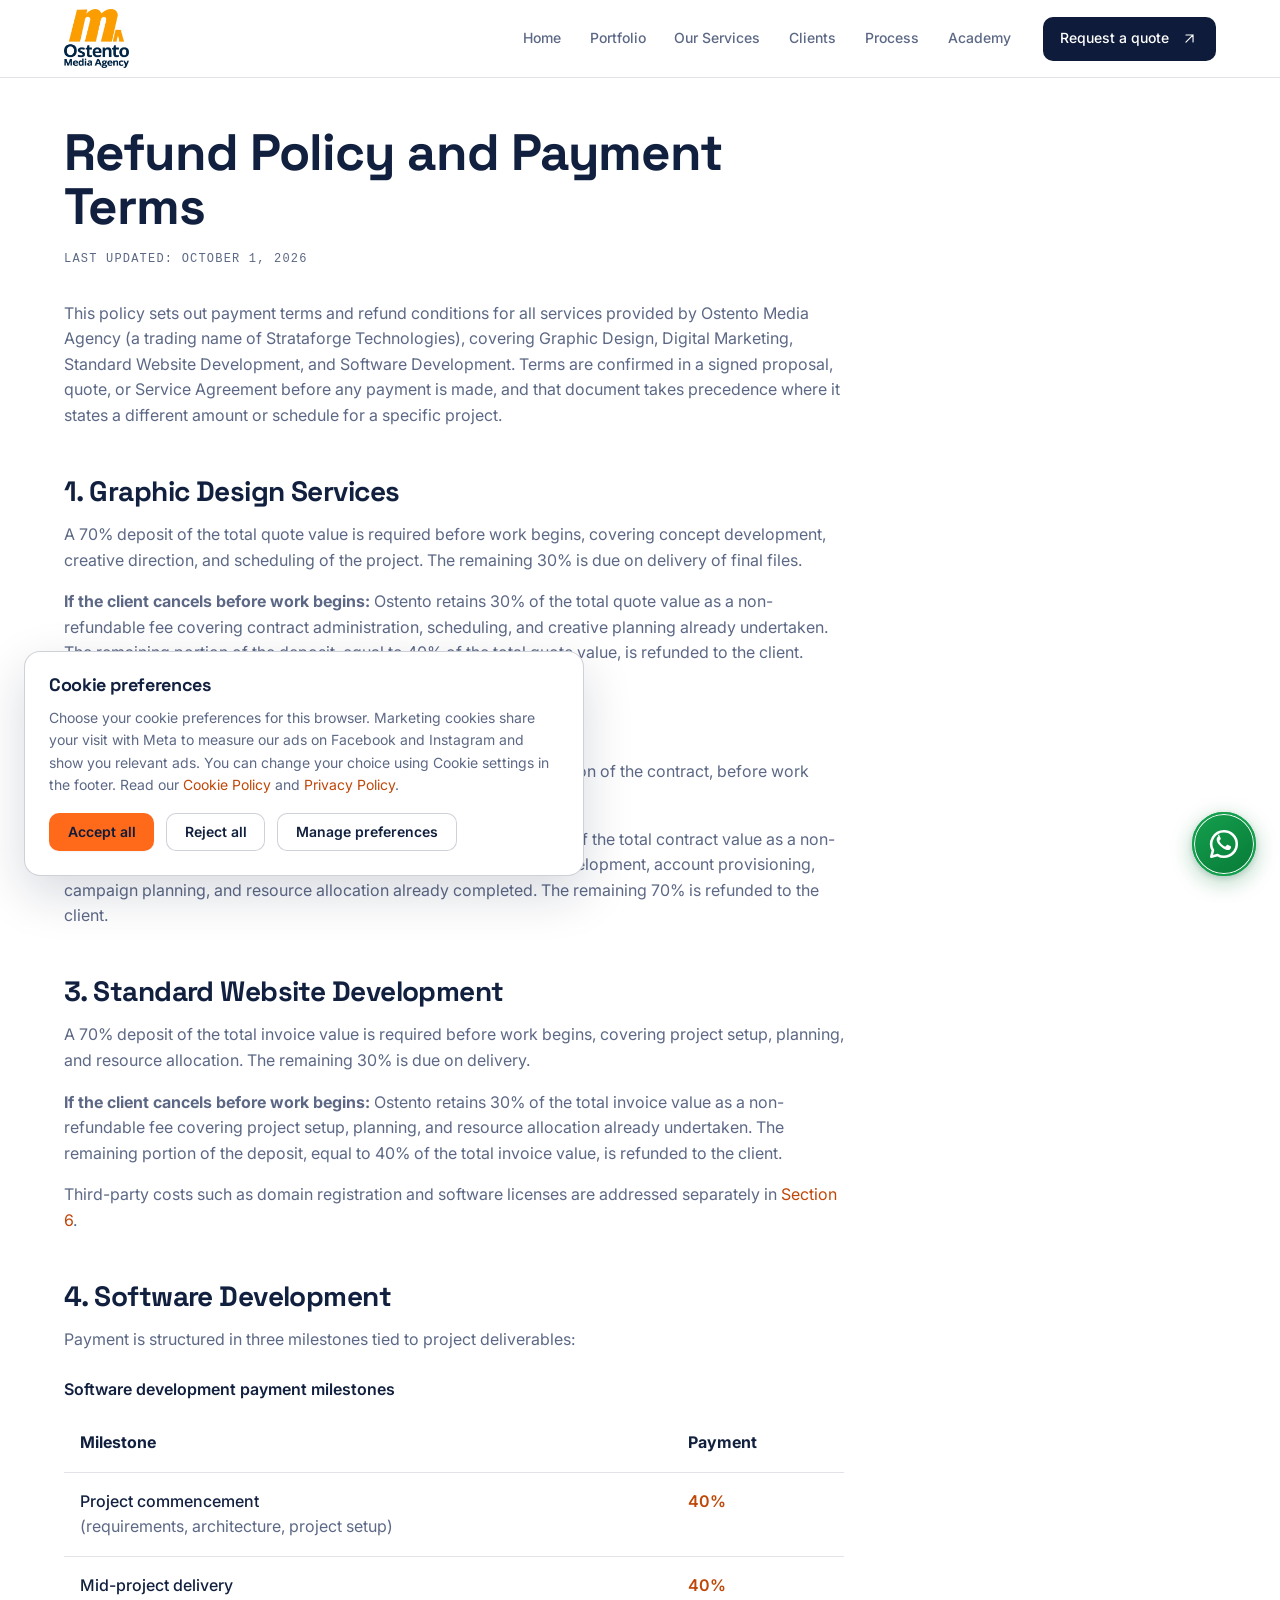
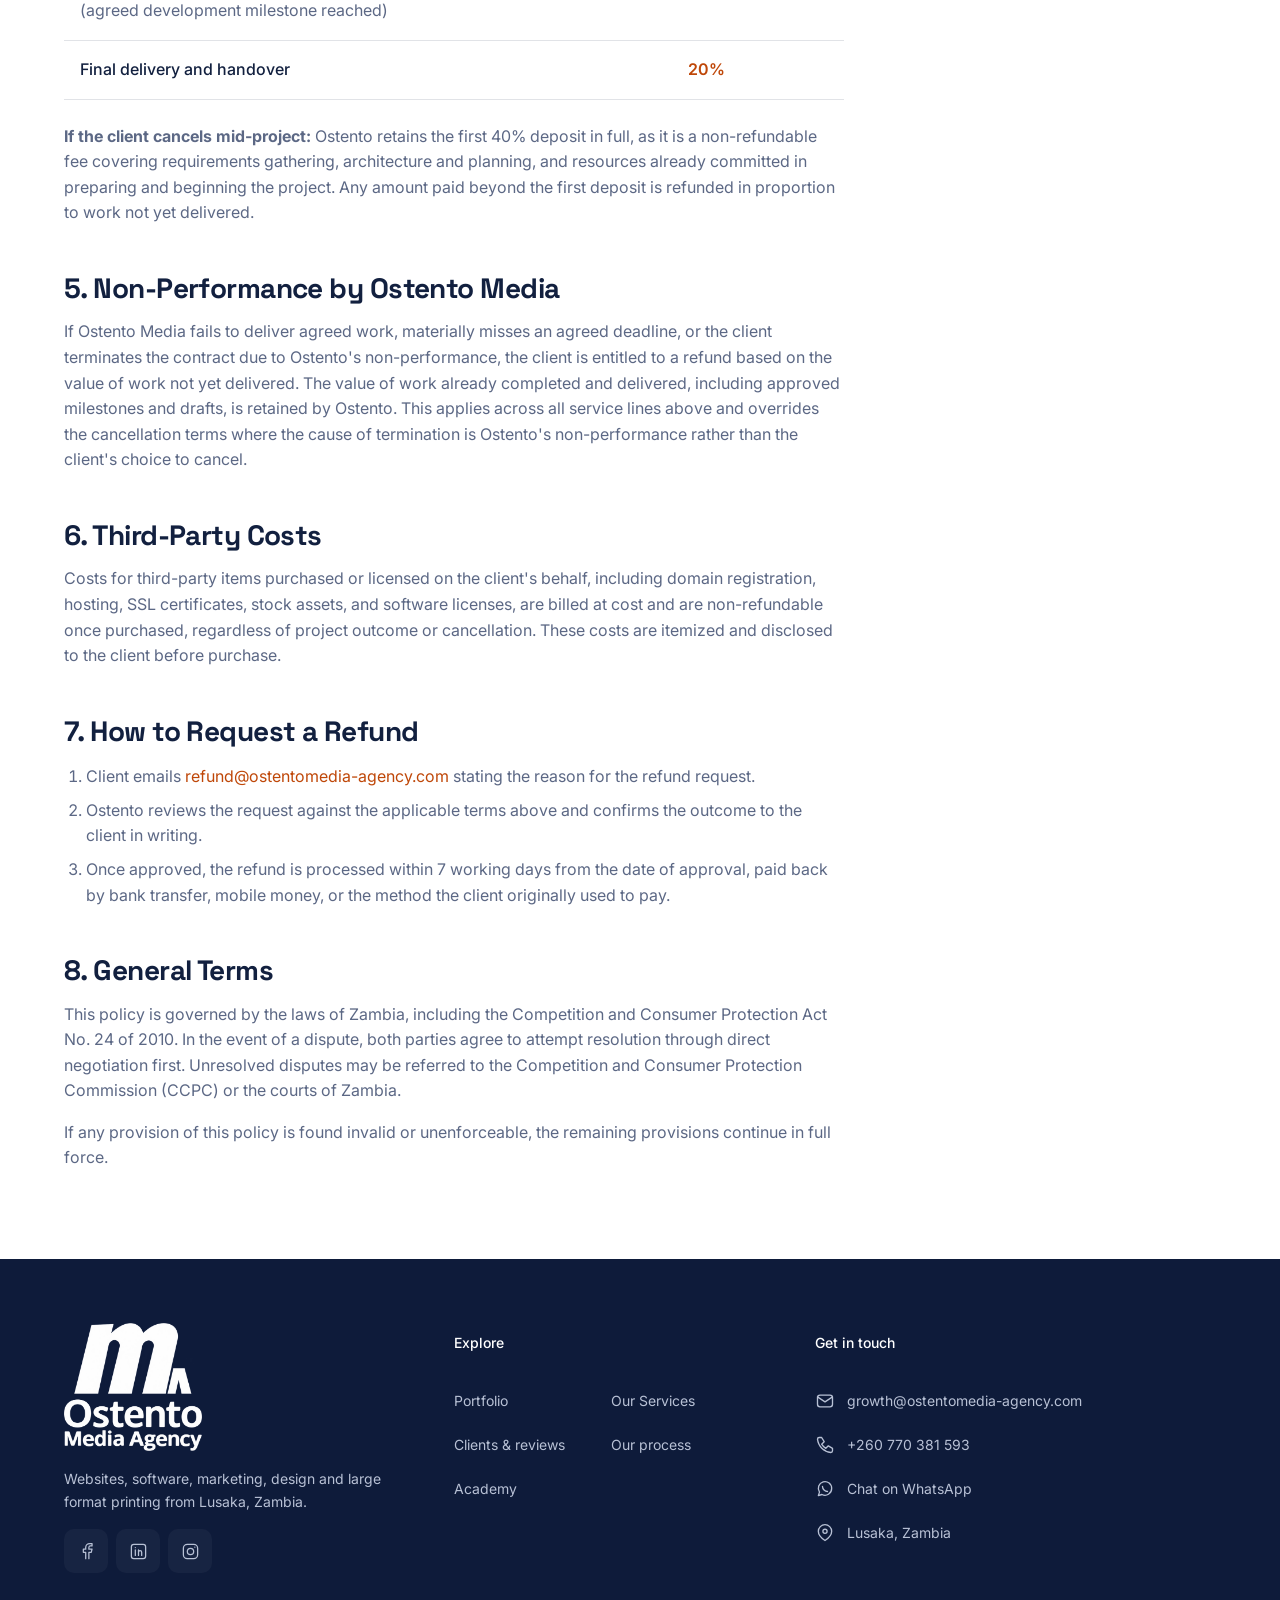
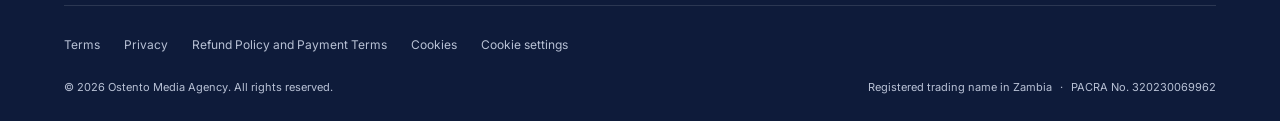
<file: refund-policy-and-payment-terms.html>
<!DOCTYPE html>
<html lang="en">
<head>
    <meta charset="UTF-8">
    <meta name="viewport" content="width=device-width, initial-scale=1.0">
    <title>Refund Policy and Payment Terms | Ostento Media Agency</title>
    <meta name="description" content="Payment schedules, deposits, cancellation terms and refunds for graphic design, digital marketing, websites and software from Ostento Media Agency.">
    <meta name="theme-color" content="#FFFFFF">
    <link rel="canonical" href="https://www.ostentomedia-agency.com/refund-policy-and-payment-terms.html">
    <meta property="og:url" content="https://www.ostentomedia-agency.com/refund-policy-and-payment-terms.html">
    <meta property="og:site_name" content="Ostento">
    <meta property="og:type" content="website">
    <meta property="og:title" content="Refund Policy and Payment Terms | Ostento Media Agency">
    <meta property="og:description" content="Payment schedules, deposits, cancellation terms and refunds for graphic design, digital marketing, websites and software from Ostento Media Agency.">
    <meta property="og:image" content="https://www.ostentomedia-agency.com/assets/images/hero.jpg">
    <meta name="twitter:card" content="summary_large_image">
    <meta name="twitter:title" content="Refund Policy and Payment Terms | Ostento Media Agency">
    <meta name="twitter:description" content="Payment schedules, deposits, cancellation terms and refunds for graphic design, digital marketing, websites and software from Ostento Media Agency.">
    <meta name="twitter:image" content="https://www.ostentomedia-agency.com/assets/images/hero.jpg">
    <link rel="icon" type="image/png" sizes="32x32" href="assets/images/ostento-favicon-32.png">
    <link rel="apple-touch-icon" href="assets/images/ostento-favicon-180.png">
    <link rel="preconnect" href="https://fonts.googleapis.com">
    <link rel="preconnect" href="https://fonts.gstatic.com" crossorigin>
    <link href="https://fonts.googleapis.com/css2?family=Inter:wght@400;500;600;700&family=Space+Grotesk:wght@500;600;700&display=swap" rel="stylesheet">
    <link rel="stylesheet" href="assets/css/style.css?v=20261001-whatsapp">
</head>
<body>
    <a class="skip-link" href="#main">Skip to content</a>

    <header class="site-header" id="site-header">
        <nav class="container nav" aria-label="Main navigation">
            <a class="nav__brand" href="index.html" aria-label="Ostento home">
                <img src="assets/images/ostento-logo.webp" alt="Ostento Media Agency" width="480" height="445" decoding="async">
            </a>
            <button class="nav__toggle" type="button" aria-label="Open menu" aria-expanded="false" aria-controls="nav-menu">
                <span class="nav__toggle-label">Menu</span><span class="nav__toggle-icon" aria-hidden="true"></span>
            </button>
            <ul class="nav__menu" id="nav-menu">
                <li><a class="nav__link" href="index.html">Home</a></li>
                <li><a class="nav__link" href="portfolio.html">Portfolio</a></li>
                <li><a class="nav__link" href="services.html">Our Services</a></li>
                <li><a class="nav__link" href="clients.html">Clients</a></li>
                <li><a class="nav__link" href="process.html">Process</a></li>
                <li><a class="nav__link" href="academy.html">Academy</a></li>
                <li class="nav__cta"><a class="nav__project" href="contact.html">Request a quote <svg viewBox="0 0 24 24" fill="none" stroke="currentColor" stroke-width="1.6" stroke-linecap="round" stroke-linejoin="round" aria-hidden="true" focusable="false"><path d="M7 17 17 7M7 7h10v10"/></svg></a></li>
            </ul>
        </nav>
        <div class="nav__backdrop" hidden></div>
    </header>

    <main id="main">
        <section class="legal"><div class="container"><div class="legal__inner">
            <h1>Refund Policy and Payment Terms</h1>
            <p class="updated">Last updated: <time datetime="2026-10-01">October 1, 2026</time></p>
            <p>This policy sets out payment terms and refund conditions for all services provided by Ostento Media Agency (a trading name of Strataforge Technologies), covering Graphic Design, Digital Marketing, Standard Website Development, and Software Development. Terms are confirmed in a signed proposal, quote, or Service Agreement before any payment is made, and that document takes precedence where it states a different amount or schedule for a specific project.</p>

            <h2>1. Graphic Design Services</h2>
            <p>A 70% deposit of the total quote value is required before work begins, covering concept development, creative direction, and scheduling of the project. The remaining 30% is due on delivery of final files.</p>
            <p><strong>If the client cancels before work begins:</strong> Ostento retains 30% of the total quote value as a non-refundable fee covering contract administration, scheduling, and creative planning already undertaken. The remaining portion of the deposit, equal to 40% of the total quote value, is refunded to the client.</p>

            <h2>2. Digital Marketing Services</h2>
            <p>Payment for digital marketing services is required in full upon execution of the contract, before work commences.</p>
            <p><strong>If the client cancels before work commences:</strong> Ostento retains 30% of the total contract value as a non-refundable onboarding and account setup fee, covering strategy development, account provisioning, campaign planning, and resource allocation already completed. The remaining 70% is refunded to the client.</p>

            <h2>3. Standard Website Development</h2>
            <p>A 70% deposit of the total invoice value is required before work begins, covering project setup, planning, and resource allocation. The remaining 30% is due on delivery.</p>
            <p><strong>If the client cancels before work begins:</strong> Ostento retains 30% of the total invoice value as a non-refundable fee covering project setup, planning, and resource allocation already undertaken. The remaining portion of the deposit, equal to 40% of the total invoice value, is refunded to the client.</p>
            <p>Third-party costs such as domain registration and software licenses are addressed separately in <a href="#third-party-costs">Section 6</a>.</p>

            <h2>4. Software Development</h2>
            <p>Payment is structured in three milestones tied to project deliverables:</p>
            <table class="legal-table">
                <caption>Software development payment milestones</caption>
                <thead>
                    <tr><th scope="col">Milestone</th><th scope="col">Payment</th></tr>
                </thead>
                <tbody>
                    <tr><th scope="row">Project commencement <span>(requirements, architecture, project setup)</span></th><td>40%</td></tr>
                    <tr><th scope="row">Mid-project delivery <span>(agreed development milestone reached)</span></th><td>40%</td></tr>
                    <tr><th scope="row">Final delivery and handover</th><td>20%</td></tr>
                </tbody>
            </table>
            <p><strong>If the client cancels mid-project:</strong> Ostento retains the first 40% deposit in full, as it is a non-refundable fee covering requirements gathering, architecture and planning, and resources already committed in preparing and beginning the project. Any amount paid beyond the first deposit is refunded in proportion to work not yet delivered.</p>

            <h2>5. Non-Performance by Ostento Media</h2>
            <p>If Ostento Media fails to deliver agreed work, materially misses an agreed deadline, or the client terminates the contract due to Ostento's non-performance, the client is entitled to a refund based on the value of work not yet delivered. The value of work already completed and delivered, including approved milestones and drafts, is retained by Ostento. This applies across all service lines above and overrides the cancellation terms where the cause of termination is Ostento's non-performance rather than the client's choice to cancel.</p>

            <h2 id="third-party-costs">6. Third-Party Costs</h2>
            <p>Costs for third-party items purchased or licensed on the client's behalf, including domain registration, hosting, SSL certificates, stock assets, and software licenses, are billed at cost and are non-refundable once purchased, regardless of project outcome or cancellation. These costs are itemized and disclosed to the client before purchase.</p>

            <h2>7. How to Request a Refund</h2>
            <ol class="legal-steps">
                <li>Client emails <a href="mailto:refund@ostentomedia-agency.com">refund@ostentomedia-agency.com</a> stating the reason for the refund request.</li>
                <li>Ostento reviews the request against the applicable terms above and confirms the outcome to the client in writing.</li>
                <li>Once approved, the refund is processed within 7 working days from the date of approval, paid back by bank transfer, mobile money, or the method the client originally used to pay.</li>
            </ol>

            <h2>8. General Terms</h2>
            <p>This policy is governed by the laws of Zambia, including the Competition and Consumer Protection Act No. 24 of 2010. In the event of a dispute, both parties agree to attempt resolution through direct negotiation first. Unresolved disputes may be referred to the Competition and Consumer Protection Commission (CCPC) or the courts of Zambia.</p>
            <p>If any provision of this policy is found invalid or unenforceable, the remaining provisions continue in full force.</p>
        </div></div></section>
    </main>

    <footer class="site-footer">
        <div class="container">
            <div class="footer-top">
                <div class="footer-brand">
                    <a class="footer-brand__logo" href="index.html" aria-label="Ostento home"><img src="assets/images/ostento-logo.webp" alt="Ostento Media Agency" width="480" height="445" decoding="async" loading="lazy"></a>
                    <p>Websites, software, marketing, design and large format printing from Lusaka, Zambia.</p>
                    <div class="footer-social" aria-label="Social profiles">
                        <a href="https://www.facebook.com/ostentomediaagency" aria-label="Ostento on Facebook" rel="noopener noreferrer" target="_blank"><svg viewBox="0 0 24 24" fill="none" stroke="currentColor" stroke-width="1.6" stroke-linecap="round" stroke-linejoin="round" aria-hidden="true" focusable="false"><path d="M15 21v-8h3l1-4h-4V7a2 2 0 0 1 2-2h2V2h-3a5 5 0 0 0-5 5v2H8v4h3v8"/></svg></a>
                        <a href="https://www.linkedin.com/company/ostentomedia-agency" aria-label="Ostento on LinkedIn" rel="noopener noreferrer" target="_blank"><svg viewBox="0 0 24 24" fill="none" stroke="currentColor" stroke-width="1.6" stroke-linecap="round" stroke-linejoin="round" aria-hidden="true" focusable="false"><rect x="3" y="3" width="18" height="18" rx="3"/><path d="M8 10v7M8 7v.1M12 17v-4a2 2 0 0 1 4 0v4M12 10v7"/></svg></a>
                        <a href="https://www.instagram.com/ostentomediaagency/" aria-label="Ostento on Instagram" rel="noopener noreferrer" target="_blank"><svg viewBox="0 0 24 24" fill="none" stroke="currentColor" stroke-width="1.6" stroke-linecap="round" stroke-linejoin="round" aria-hidden="true" focusable="false"><rect x="3" y="3" width="18" height="18" rx="5"/><circle cx="12" cy="12" r="4"/><path d="M17.5 6.5v.1"/></svg></a>
                    </div>
                </div>
                <nav class="footer-col" aria-label="Explore Ostento">
                    <h2>Explore</h2>
                    <ul class="footer-links">
                        <li><a href="portfolio.html">Portfolio</a></li>
                        <li><a href="services.html">Our Services</a></li>
                        <li><a href="clients.html">Clients &amp; reviews</a></li>
                        <li><a href="process.html">Our process</a></li>
                        <li><a href="academy.html">Academy</a></li>
                    </ul>
                </nav>
                <div class="footer-col footer-contact">
                    <h2>Get in touch</h2>
                    <ul>
                        <li><a href="mailto:growth@ostentomedia-agency.com"><svg viewBox="0 0 24 24" fill="none" stroke="currentColor" stroke-width="1.6" stroke-linecap="round" stroke-linejoin="round" aria-hidden="true" focusable="false"><rect x="3" y="5" width="18" height="14" rx="3"/><path d="m3 7 9 6 9-6"/></svg><span>growth@ostentomedia-agency.com</span></a></li>
                        <li><a href="tel:+260770381593"><svg viewBox="0 0 24 24" fill="none" stroke="currentColor" stroke-width="1.6" stroke-linecap="round" stroke-linejoin="round" aria-hidden="true" focusable="false"><path d="m8 3 3 5-3 3a14 14 0 0 0 5 5l3-3 5 3v3a2 2 0 0 1-2 2A18 18 0 0 1 3 5a2 2 0 0 1 2-2Z"/></svg><span>+260 770 381 593</span></a></li>
                        <li><a href="https://wa.me/260770381593" target="_blank" rel="noopener noreferrer"><svg viewBox="0 0 24 24" fill="none" stroke="currentColor" stroke-width="1.6" stroke-linecap="round" stroke-linejoin="round" aria-hidden="true" focusable="false"><path d="M20 11.5a8 8 0 0 1-11.7 7.1L4 20l1.4-4.3A8 8 0 1 1 20 11.5Z"/><path d="M9 9c0 3 3 6 6 6"/></svg><span>Chat on WhatsApp</span></a></li>
                        <li><span class="footer-contact__location"><svg viewBox="0 0 24 24" fill="none" stroke="currentColor" stroke-width="1.6" stroke-linecap="round" stroke-linejoin="round" aria-hidden="true" focusable="false"><path d="M20 10c0 6-8 11-8 11S4 16 4 10a8 8 0 1 1 16 0Z"/><circle cx="12" cy="10" r="2.5"/></svg><span>Lusaka, Zambia</span></span></li>
                    </ul>
                </div>
            </div>
            <div class="footer-bottom">
                <nav class="footer-legal" aria-label="Policies">
                    <a href="terms.html">Terms</a>
                    <a href="privacy.html">Privacy</a>
                    <a href="refund-policy-and-payment-terms.html">Refund Policy and Payment Terms</a>
                    <a href="cookies.html">Cookies</a>
                    <button type="button" data-cookie-settings>Cookie settings</button>
                </nav>
                <div class="footer-fineprint">
                    <p>&copy; <span id="year">2026</span> Ostento Media Agency. All rights reserved.</p>
                    <p>Registered trading name in Zambia <span class="footer-fineprint__separator" aria-hidden="true">&middot;</span> PACRA No. 320230069962</p>
                </div>
            </div>
        </div>
    </footer>

        <a class="whatsapp-float" href="https://wa.me/260770381593" target="_blank" rel="noopener noreferrer" aria-label="Chat with Ostento on WhatsApp">
        <svg viewBox="0 0 24 24" fill="none" aria-hidden="true" focusable="false">
            <path d="M12 3a9 9 0 0 1 0 18 9 9 0 0 1-4.5-1.2L3 21l1.2-4.5A9 9 0 0 1 12 3Z" stroke="currentColor" stroke-width="1.8" stroke-linecap="round" stroke-linejoin="round"></path>
            <path d="M8.3 6.5c-.4 0-.7.2-.9.5-.4.5-.6 1.1-.6 1.8 0 1.2.7 2.6 2.1 4.1 1.4 1.5 3.4 2.9 5.1 3.3.8.2 1.5.1 2-.2.5-.3.8-.8.9-1.3l.1-.6c0-.2-.1-.4-.3-.5l-2.1-1c-.2-.1-.4-.1-.6.1l-.9 1c-.1.1-.3.2-.5.1-.9-.4-1.7-1-2.3-1.6-.7-.7-1.2-1.4-1.5-2.1-.1-.2 0-.4.1-.5l.7-.9c.2-.2.2-.4.1-.6l-1-2.3c-.1-.2-.3-.3-.5-.3h-.8Z" fill="currentColor"></path>
        </svg>
        <span class="whatsapp-float__label" aria-hidden="true">Chat on WhatsApp</span>
    </a>

    <div class="cookie-banner" id="cookie-banner" role="dialog" aria-label="Cookie consent" aria-live="polite">
        <h3>Cookie preferences</h3>
        <p>Choose your cookie preferences for this browser. Marketing cookies share your visit with Meta to measure our ads on Facebook and Instagram and show you relevant ads. You can change your choice using Cookie settings in the footer. Read our <a href="cookies.html">Cookie Policy</a> and <a href="privacy.html">Privacy Policy</a>.</p>
        <div class="cookie-actions">
            <button class="btn btn--primary" type="button" data-cookie="accept">Accept all</button>
            <button class="btn btn--ghost" type="button" data-cookie="reject">Reject all</button>
            <button class="btn btn--ghost" type="button" data-cookie="manage">Manage preferences</button>
        </div>
    </div>

    <div class="cookie-modal" id="cookie-modal" role="dialog" aria-modal="true" aria-labelledby="cookie-modal-title">
        <div class="cookie-modal__box">
            <h3 id="cookie-modal-title">Cookie preferences</h3>
            <p class="muted" style="font-size:var(--fs-200);">Choose which cookies we may use. You can change this at any time from Cookie settings in the footer.</p>
            <div class="cookie-cat">
                <div class="cookie-cat__head">
                    <h4>Strictly necessary</h4>
                    <label class="toggle"><input type="checkbox" checked disabled aria-label="Strictly necessary cookies, always on"><span class="toggle__track"></span></label>
                </div>
                <p>Required for the site to work. These are always on and never store marketing data.</p>
            </div>
            <div class="cookie-cat">
                <div class="cookie-cat__head">
                    <h4>Analytics</h4>
                    <label class="toggle"><input type="checkbox" id="ck-analytics" aria-label="Analytics cookies"><span class="toggle__track"></span></label>
                </div>
                <p>Help us understand which pages are useful, so we can improve them. Anonymous and aggregated.</p>
            </div>
            <div class="cookie-cat">
                <div class="cookie-cat__head">
                    <h4>Marketing</h4>
                    <label class="toggle"><input type="checkbox" id="ck-marketing" aria-label="Marketing cookies"><span class="toggle__track"></span></label>
                </div>
                <p>Share details of your visit with Meta through the Meta Pixel, to measure our ads on Facebook and Instagram and show relevant ads. Off unless you turn them on.</p>
            </div>
            <div class="cookie-actions" style="margin-top:var(--sp-4);">
                <button class="btn btn--primary" type="button" data-cookie="save">Save preferences</button>
                <button class="btn btn--ghost" type="button" data-cookie="accept">Accept all</button>
                <button class="btn btn--ghost" type="button" data-cookie="reject">Reject all</button>
            </div>
        </div>
    </div>

    <script src="assets/js/meta-pixel.js?v=20261006-pixel-id" defer></script>
    <script src="assets/js/script.js?v=20261006-consent-v2" defer></script>
</body>
</html>
</file>
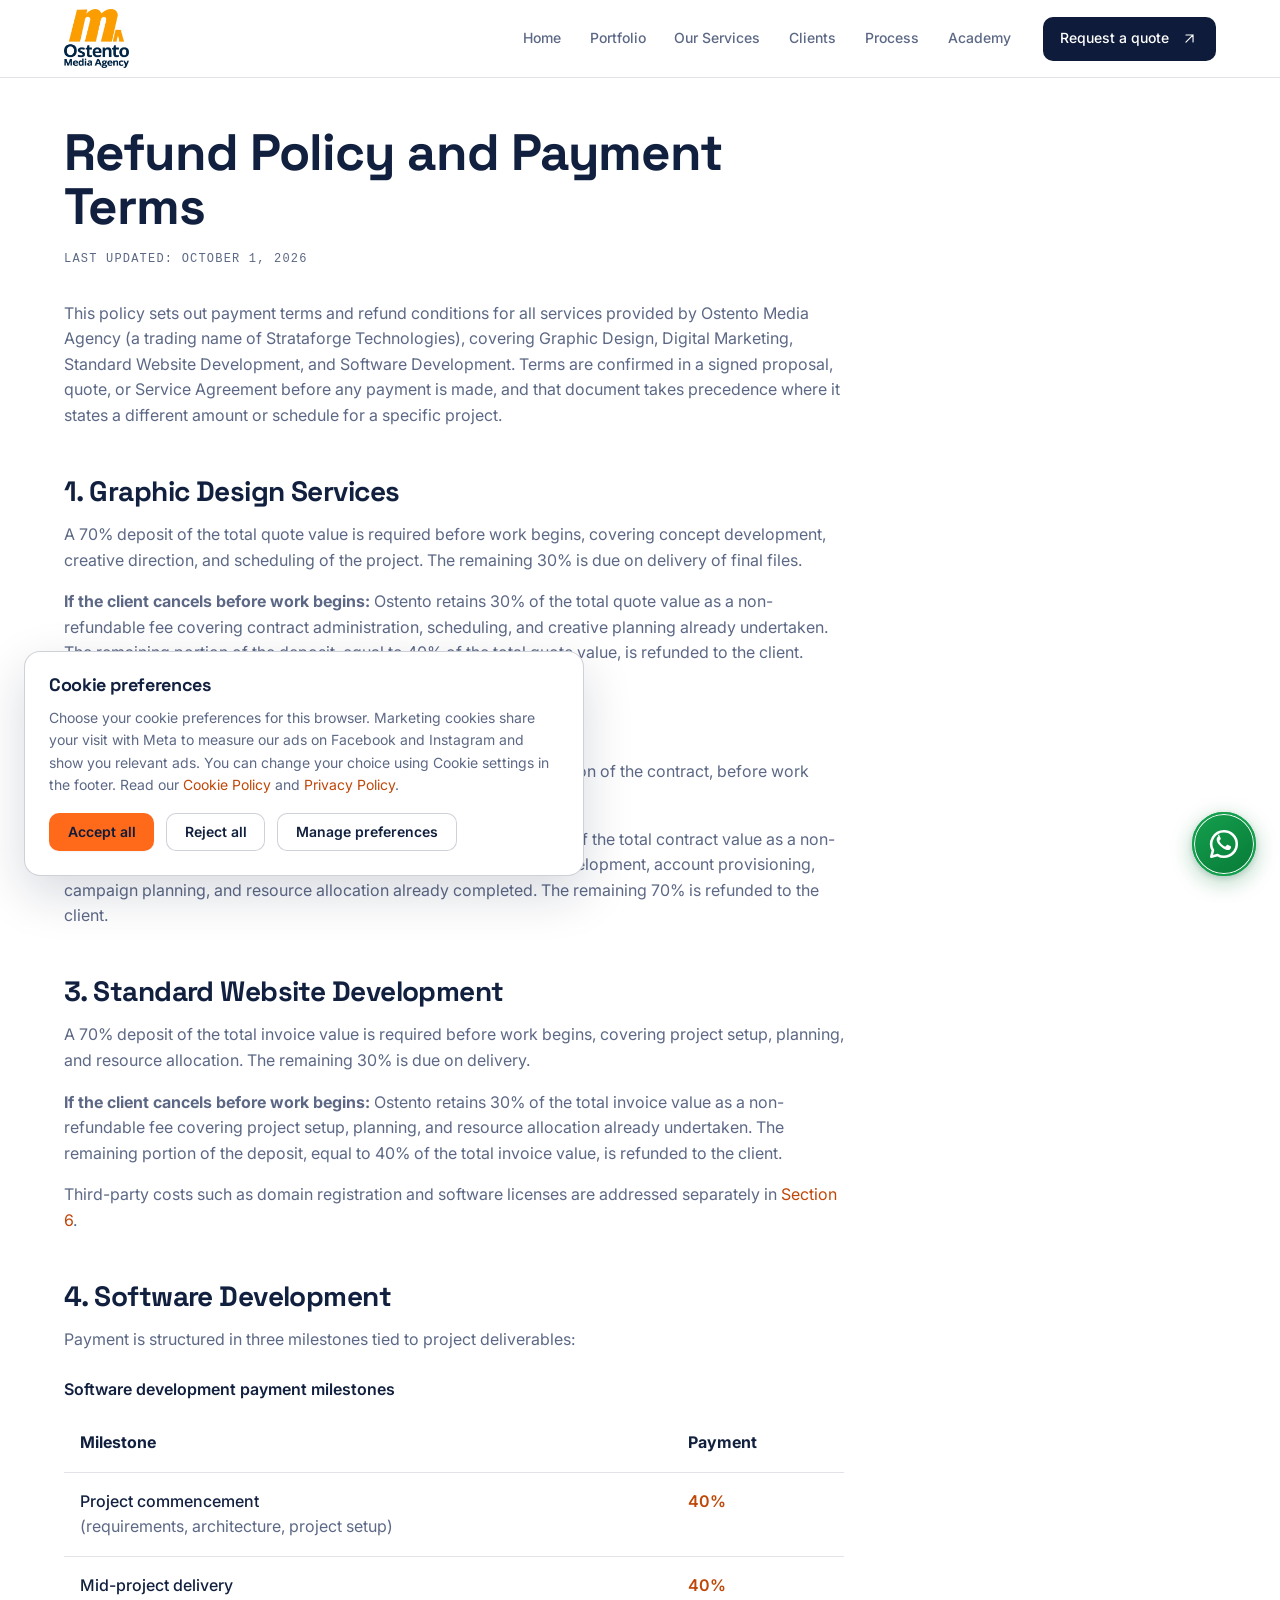
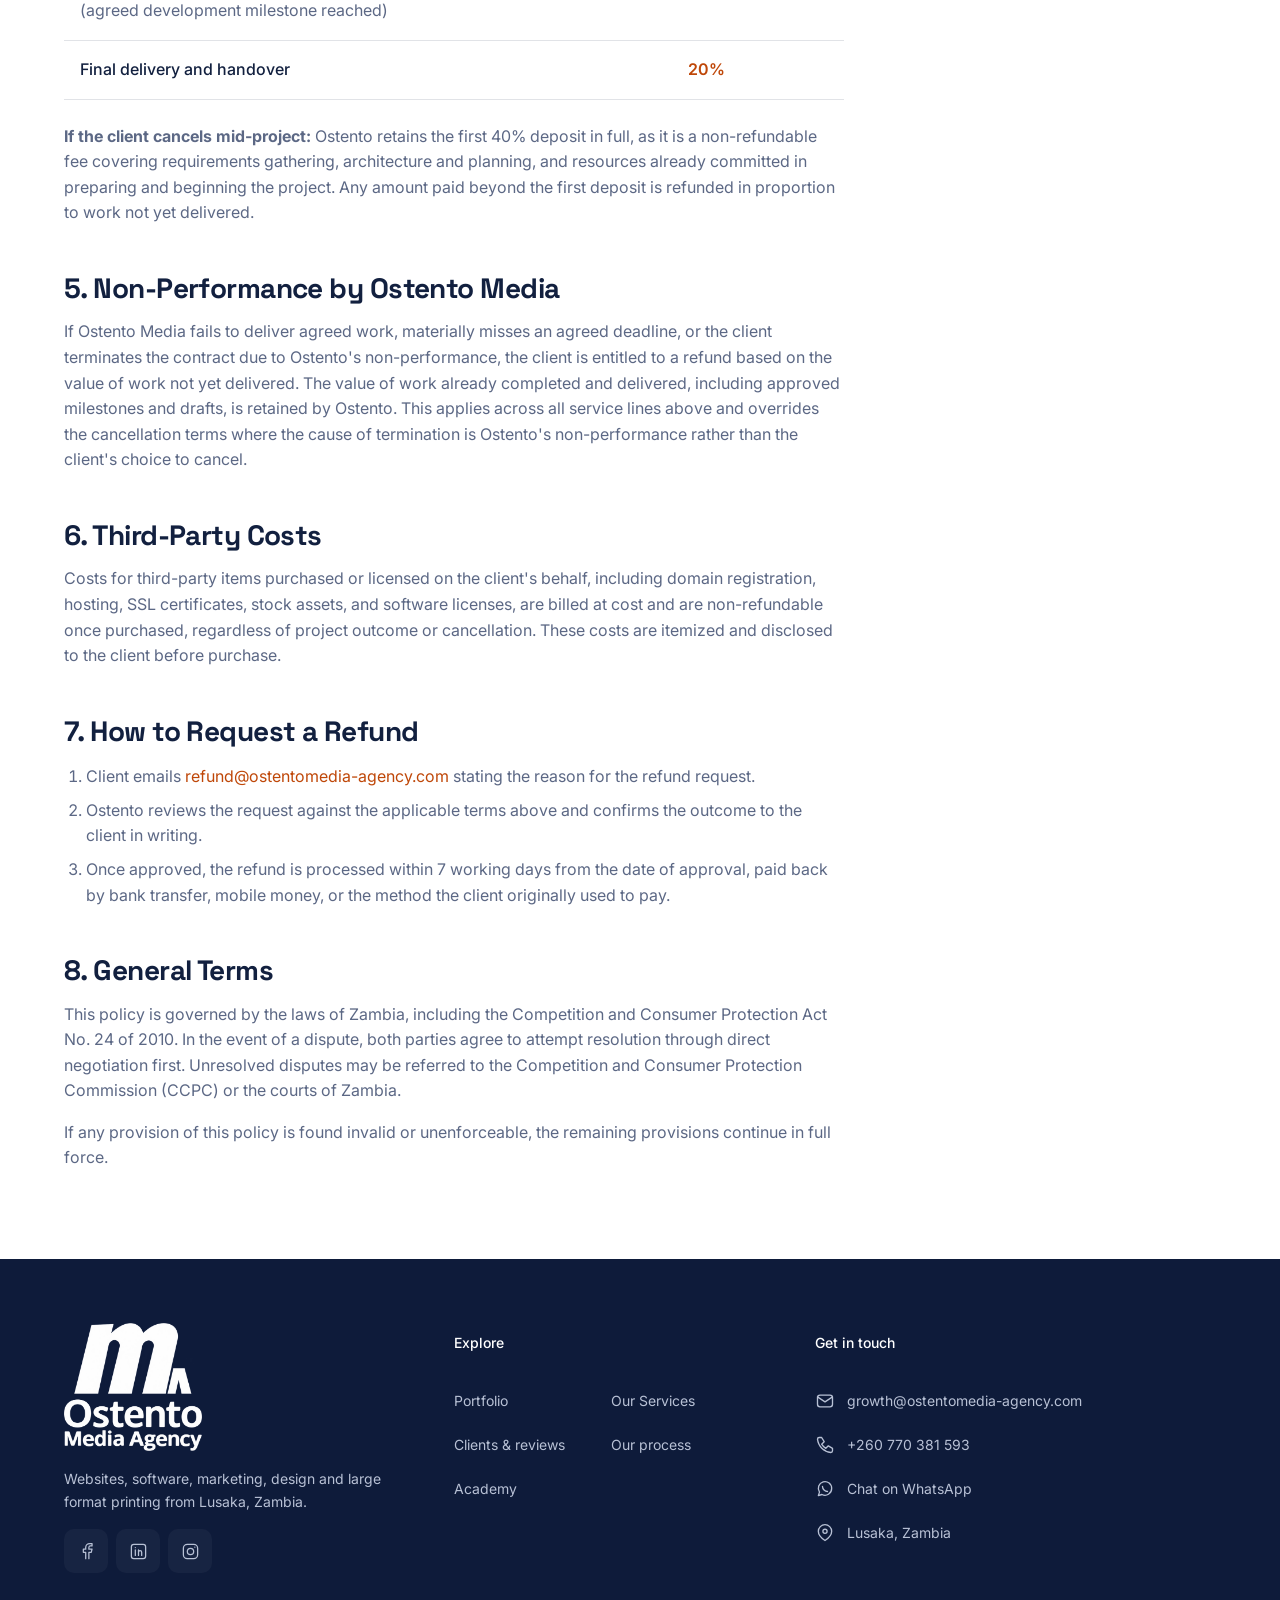
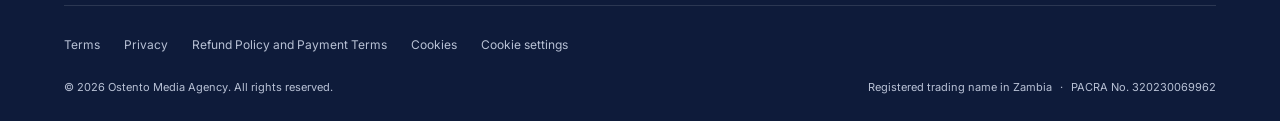
<file: refund-policy.html>
<!DOCTYPE html>
<html lang="en">
<head>
    <meta charset="UTF-8">
    <meta name="viewport" content="width=device-width, initial-scale=1.0">
    <title>Refund Policy and Payment Terms | Ostento Media Agency</title>
    <meta name="robots" content="noindex">
    <meta http-equiv="refresh" content="0;url=refund-policy-and-payment-terms.html">
    <link rel="canonical" href="https://www.ostentomedia-agency.com/refund-policy-and-payment-terms.html">
    <script>location.replace("refund-policy-and-payment-terms.html" + location.search + location.hash);</script>
</head>
<body>
    <p>This page has moved to <a href="refund-policy-and-payment-terms.html">Refund Policy and Payment Terms</a>.</p>
</body>
</html>
</file>
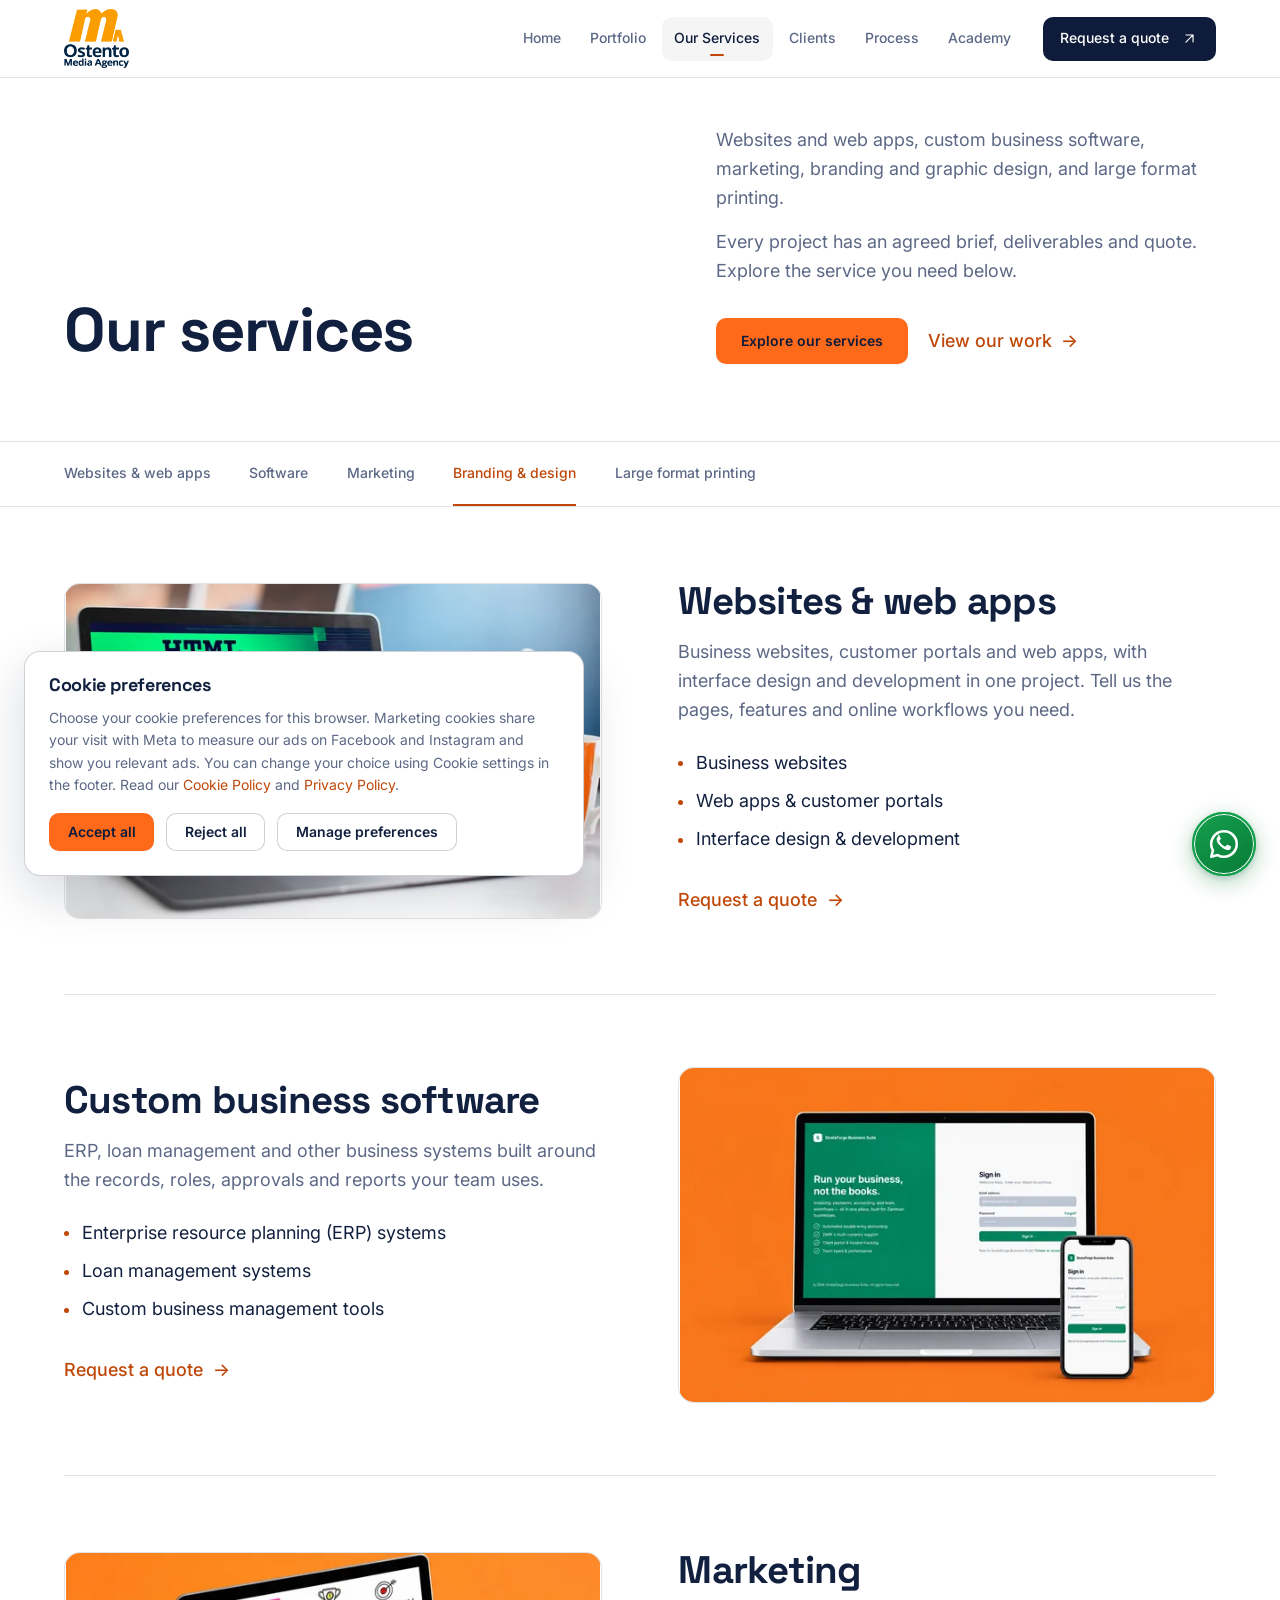
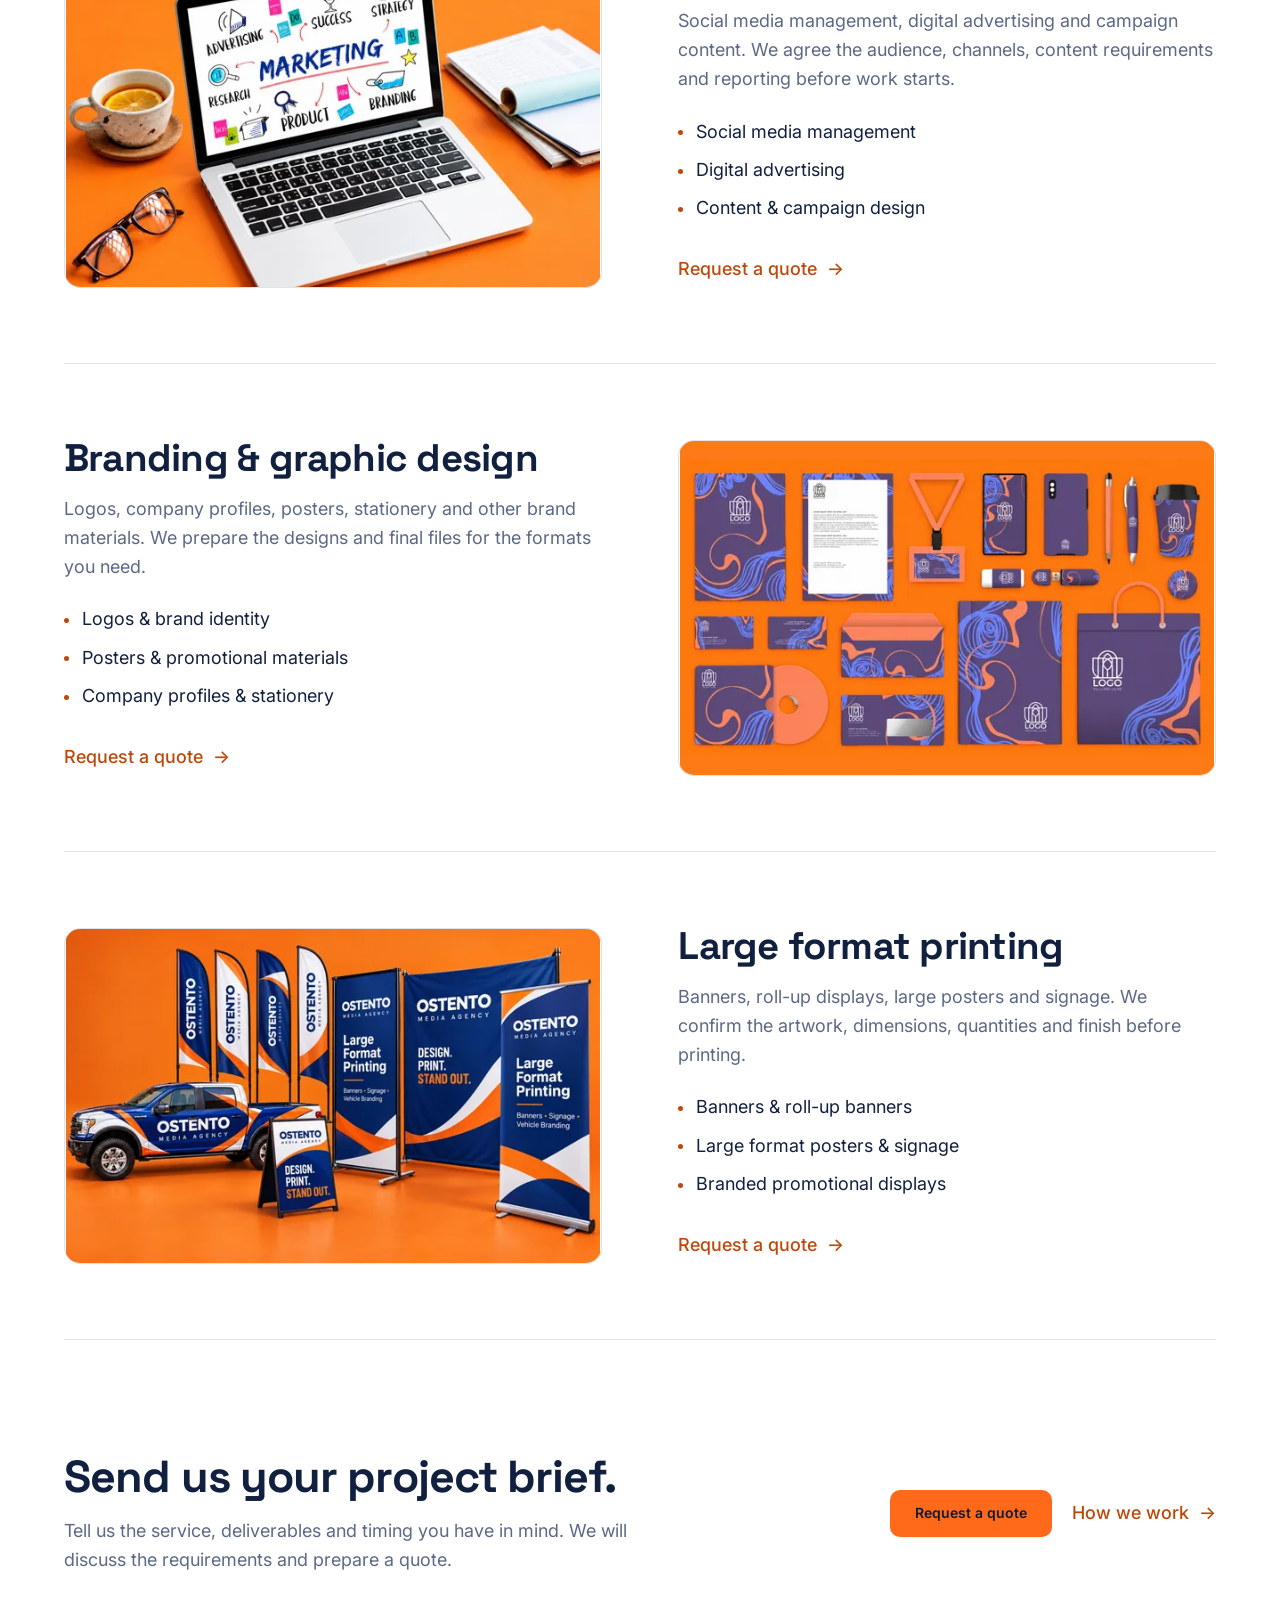
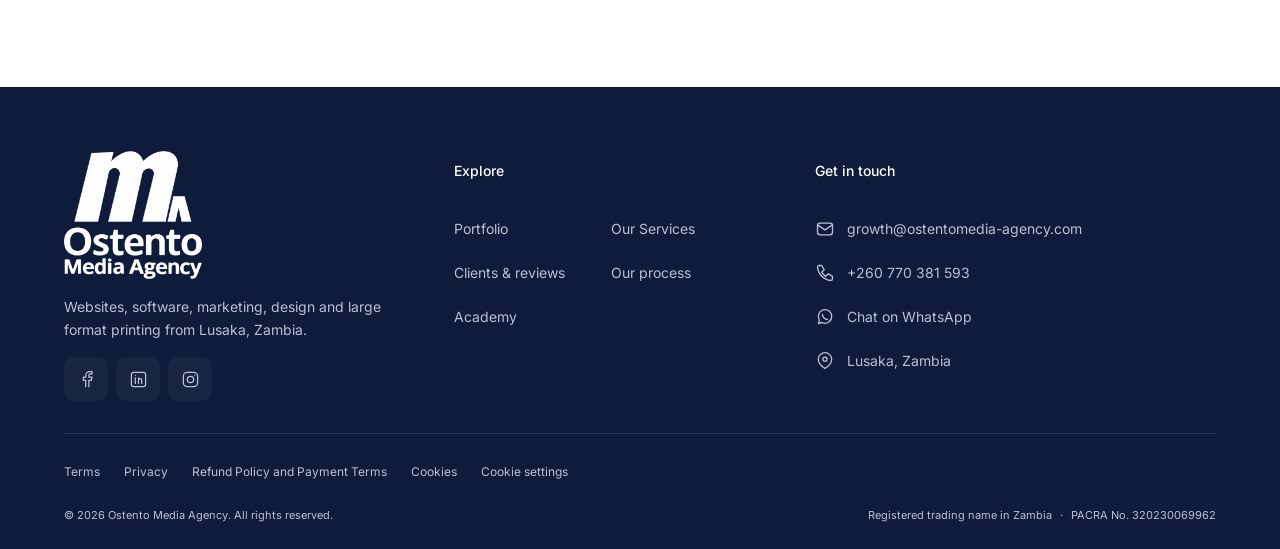
<file: services.html>
<!DOCTYPE html>
<html lang="en">
<head>
    <meta charset="UTF-8">
    <meta name="viewport" content="width=device-width, initial-scale=1.0">
    <title>Web Design, Software, Marketing, Branding &amp; Printing Services | Ostento</title>
    <meta name="description" content="Website and web app development, ERP and loan management software, social media marketing, logo and brand design, and large format banner printing in Lusaka, Zambia.">
    <meta name="theme-color" content="#FFFFFF">
    <link rel="canonical" href="https://www.ostentomedia-agency.com/services.html">
    <meta property="og:url" content="https://www.ostentomedia-agency.com/services.html">
    <meta property="og:site_name" content="Ostento">
    <meta property="og:type" content="website">
    <meta property="og:title" content="Web Design, Software, Marketing, Branding &amp; Printing Services | Ostento">
    <meta property="og:description" content="Website and web app development, ERP and loan management software, social media marketing, logo and brand design, and large format banner printing in Lusaka, Zambia.">
    <meta property="og:image" content="https://www.ostentomedia-agency.com/assets/images/hero-studio.jpg">
    <meta name="twitter:card" content="summary_large_image">
    <meta name="twitter:title" content="Web Design, Software, Marketing, Branding &amp; Printing Services | Ostento">
    <meta name="twitter:description" content="Website and web app development, ERP and loan management software, social media marketing, logo and brand design, and large format banner printing in Lusaka, Zambia.">
    <meta name="twitter:image" content="https://www.ostentomedia-agency.com/assets/images/hero-studio.jpg">
    <link rel="icon" type="image/png" sizes="32x32" href="assets/images/ostento-favicon-32.png">
    <link rel="apple-touch-icon" href="assets/images/ostento-favicon-180.png">
    <link rel="preconnect" href="https://fonts.googleapis.com">
    <link rel="preconnect" href="https://fonts.gstatic.com" crossorigin>
    <link href="https://fonts.googleapis.com/css2?family=Inter:wght@400;500;600;700&family=Space+Grotesk:wght@500;600;700&display=swap" rel="stylesheet">
    <link rel="stylesheet" href="assets/css/style.css?v=20261001-whatsapp">
    <script type="application/ld+json">
    {
        "@context": "https://schema.org",
        "@type": "ItemList",
        "name": "Ostento Media Agency services",
        "url": "https://www.ostentomedia-agency.com/services.html",
        "itemListElement": [
            {
                "@type": "ListItem",
                "position": 1,
                "item": {
                    "@type": "Service",
                    "@id": "https://www.ostentomedia-agency.com/services.html#websites",
                    "name": "Website and web app development",
                    "serviceType": "Web development",
                    "description": "Business websites, customer portals and web apps, with interface design and development in one project.",
                    "url": "https://www.ostentomedia-agency.com/services.html#websites",
                    "image": "https://www.ostentomedia-agency.com/assets/images/services/web-development.webp",
                    "provider": { "@id": "https://www.ostentomedia-agency.com/#organization" },
                    "areaServed": { "@type": "Country", "name": "Zambia" }
                }
            },
            {
                "@type": "ListItem",
                "position": 2,
                "item": {
                    "@type": "Service",
                    "@id": "https://www.ostentomedia-agency.com/services.html#software",
                    "name": "Custom business software",
                    "serviceType": "Software development",
                    "description": "ERP, loan management and other business systems built around the records, roles, approvals and reports your team uses.",
                    "url": "https://www.ostentomedia-agency.com/services.html#software",
                    "image": "https://www.ostentomedia-agency.com/assets/images/services/strataforge-software.webp",
                    "provider": { "@id": "https://www.ostentomedia-agency.com/#organization" },
                    "areaServed": { "@type": "Country", "name": "Zambia" }
                }
            },
            {
                "@type": "ListItem",
                "position": 3,
                "item": {
                    "@type": "Service",
                    "@id": "https://www.ostentomedia-agency.com/services.html#marketing",
                    "name": "Digital marketing",
                    "serviceType": "Digital marketing",
                    "description": "Social media management, digital advertising and campaign content, with the audience, channels and reporting agreed before work starts.",
                    "url": "https://www.ostentomedia-agency.com/services.html#marketing",
                    "image": "https://www.ostentomedia-agency.com/assets/images/services/marketing-planning.webp",
                    "provider": { "@id": "https://www.ostentomedia-agency.com/#organization" },
                    "areaServed": { "@type": "Country", "name": "Zambia" }
                }
            },
            {
                "@type": "ListItem",
                "position": 4,
                "item": {
                    "@type": "Service",
                    "@id": "https://www.ostentomedia-agency.com/services.html#branding",
                    "name": "Branding and graphic design",
                    "serviceType": "Graphic design",
                    "description": "Logos, brand identity, company profiles, posters, stationery and other brand materials, with final files for every format you need.",
                    "url": "https://www.ostentomedia-agency.com/services.html#branding",
                    "image": "https://www.ostentomedia-agency.com/assets/images/services/branding-stationery.webp",
                    "provider": { "@id": "https://www.ostentomedia-agency.com/#organization" },
                    "areaServed": { "@type": "Country", "name": "Zambia" }
                }
            },
            {
                "@type": "ListItem",
                "position": 5,
                "item": {
                    "@type": "Service",
                    "@id": "https://www.ostentomedia-agency.com/services.html#printing",
                    "name": "Large format printing",
                    "serviceType": "Large format printing",
                    "description": "Banners, roll-up displays, large posters, signage and branded promotional displays.",
                    "url": "https://www.ostentomedia-agency.com/services.html#printing",
                    "image": "https://www.ostentomedia-agency.com/assets/images/services/ostento-large-format-printing.webp",
                    "provider": { "@id": "https://www.ostentomedia-agency.com/#organization" },
                    "areaServed": { "@type": "Country", "name": "Zambia" }
                }
            }
        ]
    }
    </script>
</head>
<body>
    <a class="skip-link" href="#main">Skip to content</a>

    <header class="site-header" id="site-header">
        <nav class="container nav" aria-label="Main navigation">
            <a class="nav__brand" href="index.html" aria-label="Ostento home">
                <img src="assets/images/ostento-logo.webp" alt="Ostento Media Agency" width="480" height="445" decoding="async">
            </a>
            <button class="nav__toggle" type="button" aria-label="Open menu" aria-expanded="false" aria-controls="nav-menu">
                <span class="nav__toggle-label">Menu</span><span class="nav__toggle-icon" aria-hidden="true"></span>
            </button>
            <ul class="nav__menu" id="nav-menu">
                <li><a class="nav__link" href="index.html">Home</a></li>
                <li><a class="nav__link" href="portfolio.html">Portfolio</a></li>
                <li><a class="nav__link is-active" aria-current="page" href="services.html">Our Services</a></li>
                <li><a class="nav__link" href="clients.html">Clients</a></li>
                <li><a class="nav__link" href="process.html">Process</a></li>
                <li><a class="nav__link" href="academy.html">Academy</a></li>
                <li class="nav__cta"><a class="nav__project" href="contact.html">Request a quote <svg viewBox="0 0 24 24" fill="none" stroke="currentColor" stroke-width="1.6" stroke-linecap="round" stroke-linejoin="round" aria-hidden="true" focusable="false"><path d="M7 17 17 7M7 7h10v10"/></svg></a></li>
            </ul>
        </nav>
        <div class="nav__backdrop" hidden></div>
    </header>

    <main id="main" class="standalone-main studio-main">
        <section class="section studio-intro" id="services-intro">
            <div class="container studio-intro__grid">
                <h1 class="studio-title reveal">Our services</h1>
                <div class="studio-intro__copy reveal">
                    <p class="lede">Websites and web apps, custom business software, marketing, branding and graphic design, and large format printing.</p>
                    <p>Every project has an agreed brief, deliverables and quote. Explore the service you need below.</p>
                    <div class="studio-actions">
                        <a class="btn btn--primary" href="#websites">Explore our services</a>
                        <a class="studio-text-link" href="portfolio.html">View our work <span aria-hidden="true">&rarr;</span></a>
                    </div>
                </div>
            </div>
        </section>

        <section class="studio-services" id="services" aria-label="Our services">
            <div class="studio-services-bar">
                <nav class="container studio-service-nav" aria-label="Browse services">
                    <a href="#websites">Websites &amp; web apps</a>
                    <a href="#software">Software</a>
                    <a href="#marketing">Marketing</a>
                    <a href="#branding">Branding &amp; design</a>
                    <a href="#printing">Large format printing</a>
                </nav>
            </div>
            <div class="container">
                <article class="studio-service reveal" id="websites" aria-labelledby="websites-title">
                    <div class="studio-service__media">
                        <img src="assets/images/services/web-development.webp" srcset="assets/images/services/web-development-600.webp 600w, assets/images/services/web-development.webp 1200w" sizes="(max-width: 760px) calc(100vw - 48px), (max-width: 1200px) calc(47vw - 24px), 540px" alt="Laptop displaying HTML code beside an orange mug with Ostento Media lettering" width="1200" height="750" loading="lazy" decoding="async">
                    </div>
                    <div class="studio-service__copy">
                        <h2 id="websites-title">Websites &amp; web apps</h2>
                        <p>Business websites, customer portals and web apps, with interface design and development in one project. Tell us the pages, features and online workflows you need.</p>
                        <ul class="studio-service__list">
                            <li>Business websites</li>
                            <li>Web apps &amp; customer portals</li>
                            <li>Interface design &amp; development</li>
                        </ul>
                        <a class="studio-text-link" href="contact.html?service=websites" aria-label="Request a quote for websites and web apps">Request a quote <span aria-hidden="true">&rarr;</span></a>
                    </div>
                </article>
                <article class="studio-service reveal" id="software" aria-labelledby="software-title">
                    <div class="studio-service__media">
                        <img src="assets/images/services/strataforge-software.webp" srcset="assets/images/services/strataforge-software-600.webp 600w, assets/images/services/strataforge-software.webp 1200w" sizes="(max-width: 760px) calc(100vw - 48px), (max-width: 1200px) calc(47vw - 24px), 540px" alt="StrataForge Business Suite displayed on a laptop and phone against an orange background" width="1200" height="750" loading="lazy" decoding="async">
                    </div>
                    <div class="studio-service__copy">
                        <h2 id="software-title">Custom business software</h2>
                        <p>ERP, loan management and other business systems built around the records, roles, approvals and reports your team uses.</p>
                        <ul class="studio-service__list">
                            <li>Enterprise resource planning (ERP) systems</li>
                            <li>Loan management systems</li>
                            <li>Custom business management tools</li>
                        </ul>
                        <a class="studio-text-link" href="contact.html?service=software" aria-label="Request a quote for custom business software">Request a quote <span aria-hidden="true">&rarr;</span></a>
                    </div>
                </article>
                <article class="studio-service reveal" id="marketing" aria-labelledby="marketing-title">
                    <div class="studio-service__media">
                        <img src="assets/images/services/marketing-planning.webp" srcset="assets/images/services/marketing-planning-600.webp 600w, assets/images/services/marketing-planning.webp 1200w" sizes="(max-width: 760px) calc(100vw - 48px), (max-width: 1200px) calc(47vw - 24px), 540px" alt="Laptop displaying marketing strategy ideas beside a notebook, glasses and a cup on an orange surface" width="1200" height="750" loading="lazy" decoding="async">
                    </div>
                    <div class="studio-service__copy">
                        <h2 id="marketing-title">Marketing</h2>
                        <p>Social media management, digital advertising and campaign content. We agree the audience, channels, content requirements and reporting before work starts.</p>
                        <ul class="studio-service__list">
                            <li>Social media management</li>
                            <li>Digital advertising</li>
                            <li>Content &amp; campaign design</li>
                        </ul>
                        <a class="studio-text-link" href="contact.html?service=marketing" aria-label="Request a quote for marketing">Request a quote <span aria-hidden="true">&rarr;</span></a>
                    </div>
                </article>
                <article class="studio-service reveal" id="branding" aria-labelledby="branding-title">
                    <div class="studio-service__media">
                        <img src="assets/images/services/branding-stationery.webp" srcset="assets/images/services/branding-stationery-600.webp 600w, assets/images/services/branding-stationery.webp 1200w" sizes="(max-width: 760px) calc(100vw - 48px), (max-width: 1200px) calc(47vw - 24px), 540px" alt="Coordinated stationery, packaging and branded accessories displayed on an orange background" width="1200" height="750" loading="lazy" decoding="async">
                    </div>
                    <div class="studio-service__copy">
                        <h2 id="branding-title">Branding &amp; graphic design</h2>
                        <p>Logos, company profiles, posters, stationery and other brand materials. We prepare the designs and final files for the formats you need.</p>
                        <ul class="studio-service__list">
                            <li>Logos &amp; brand identity</li>
                            <li>Posters &amp; promotional materials</li>
                            <li>Company profiles &amp; stationery</li>
                        </ul>
                        <a class="studio-text-link" href="contact.html?service=branding" aria-label="Request a quote for branding and graphic design">Request a quote <span aria-hidden="true">&rarr;</span></a>
                    </div>
                </article>
                <article class="studio-service reveal" id="printing" aria-labelledby="printing-title">
                    <div class="studio-service__media">
                        <img src="assets/images/services/ostento-large-format-printing.webp" srcset="assets/images/services/ostento-large-format-printing-600.webp 600w, assets/images/services/ostento-large-format-printing.webp 1200w" sizes="(max-width: 760px) calc(100vw - 48px), (max-width: 1200px) calc(47vw - 24px), 540px" alt="Ostento Media Agency branded banners, flags, signage and vehicle graphics against an orange background" width="1200" height="750" loading="lazy" decoding="async">
                    </div>
                    <div class="studio-service__copy">
                        <h2 id="printing-title">Large format printing</h2>
                        <p>Banners, roll-up displays, large posters and signage. We confirm the artwork, dimensions, quantities and finish before printing.</p>
                        <ul class="studio-service__list">
                            <li>Banners &amp; roll-up banners</li>
                            <li>Large format posters &amp; signage</li>
                            <li>Branded promotional displays</li>
                        </ul>
                        <a class="studio-text-link" href="contact.html?service=printing" aria-label="Request a quote for large format printing">Request a quote <span aria-hidden="true">&rarr;</span></a>
                    </div>
                </article>
            </div>
        </section>

        <section class="section studio-contact" aria-labelledby="studio-contact-title">
            <div class="container studio-contact__inner reveal">
                <div>
                    <h2 id="studio-contact-title">Send us your project brief.</h2>
                    <p>Tell us the service, deliverables and timing you have in mind. We will discuss the requirements and prepare a quote.</p>
                </div>
                <div class="studio-actions">
                    <a class="btn btn--primary" href="contact.html">Request a quote</a>
                    <a class="studio-text-link" href="process.html">How we work <span aria-hidden="true">&rarr;</span></a>
                </div>
            </div>
        </section>
    </main>

    <footer class="site-footer">
        <div class="container">
            <div class="footer-top">
                <div class="footer-brand">
                    <a class="footer-brand__logo" href="index.html" aria-label="Ostento home"><img src="assets/images/ostento-logo.webp" alt="Ostento Media Agency" width="480" height="445" decoding="async" loading="lazy"></a>
                    <p>Websites, software, marketing, design and large format printing from Lusaka, Zambia.</p>
                    <div class="footer-social" aria-label="Social profiles">
                        <a href="https://www.facebook.com/ostentomediaagency" aria-label="Ostento on Facebook" rel="noopener noreferrer" target="_blank"><svg viewBox="0 0 24 24" fill="none" stroke="currentColor" stroke-width="1.6" stroke-linecap="round" stroke-linejoin="round" aria-hidden="true" focusable="false"><path d="M15 21v-8h3l1-4h-4V7a2 2 0 0 1 2-2h2V2h-3a5 5 0 0 0-5 5v2H8v4h3v8"/></svg></a>
                        <a href="https://www.linkedin.com/company/ostentomedia-agency" aria-label="Ostento on LinkedIn" rel="noopener noreferrer" target="_blank"><svg viewBox="0 0 24 24" fill="none" stroke="currentColor" stroke-width="1.6" stroke-linecap="round" stroke-linejoin="round" aria-hidden="true" focusable="false"><rect x="3" y="3" width="18" height="18" rx="3"/><path d="M8 10v7M8 7v.1M12 17v-4a2 2 0 0 1 4 0v4M12 10v7"/></svg></a>
                        <a href="https://www.instagram.com/ostentomediaagency/" aria-label="Ostento on Instagram" rel="noopener noreferrer" target="_blank"><svg viewBox="0 0 24 24" fill="none" stroke="currentColor" stroke-width="1.6" stroke-linecap="round" stroke-linejoin="round" aria-hidden="true" focusable="false"><rect x="3" y="3" width="18" height="18" rx="5"/><circle cx="12" cy="12" r="4"/><path d="M17.5 6.5v.1"/></svg></a>
                    </div>
                </div>
                <nav class="footer-col" aria-label="Explore Ostento">
                    <h2>Explore</h2>
                    <ul class="footer-links">
                        <li><a href="portfolio.html">Portfolio</a></li>
                        <li><a href="services.html">Our Services</a></li>
                        <li><a href="clients.html">Clients &amp; reviews</a></li>
                        <li><a href="process.html">Our process</a></li>
                        <li><a href="academy.html">Academy</a></li>
                    </ul>
                </nav>
                <div class="footer-col footer-contact">
                    <h2>Get in touch</h2>
                    <ul>
                        <li><a href="mailto:growth@ostentomedia-agency.com"><svg viewBox="0 0 24 24" fill="none" stroke="currentColor" stroke-width="1.6" stroke-linecap="round" stroke-linejoin="round" aria-hidden="true" focusable="false"><rect x="3" y="5" width="18" height="14" rx="3"/><path d="m3 7 9 6 9-6"/></svg><span>growth@ostentomedia-agency.com</span></a></li>
                        <li><a href="tel:+260770381593"><svg viewBox="0 0 24 24" fill="none" stroke="currentColor" stroke-width="1.6" stroke-linecap="round" stroke-linejoin="round" aria-hidden="true" focusable="false"><path d="m8 3 3 5-3 3a14 14 0 0 0 5 5l3-3 5 3v3a2 2 0 0 1-2 2A18 18 0 0 1 3 5a2 2 0 0 1 2-2Z"/></svg><span>+260 770 381 593</span></a></li>
                        <li><a href="https://wa.me/260770381593" target="_blank" rel="noopener noreferrer"><svg viewBox="0 0 24 24" fill="none" stroke="currentColor" stroke-width="1.6" stroke-linecap="round" stroke-linejoin="round" aria-hidden="true" focusable="false"><path d="M20 11.5a8 8 0 0 1-11.7 7.1L4 20l1.4-4.3A8 8 0 1 1 20 11.5Z"/><path d="M9 9c0 3 3 6 6 6"/></svg><span>Chat on WhatsApp</span></a></li>
                        <li><span class="footer-contact__location"><svg viewBox="0 0 24 24" fill="none" stroke="currentColor" stroke-width="1.6" stroke-linecap="round" stroke-linejoin="round" aria-hidden="true" focusable="false"><path d="M20 10c0 6-8 11-8 11S4 16 4 10a8 8 0 1 1 16 0Z"/><circle cx="12" cy="10" r="2.5"/></svg><span>Lusaka, Zambia</span></span></li>
                    </ul>
                </div>
            </div>
            <div class="footer-bottom">
                <nav class="footer-legal" aria-label="Policies">
                    <a href="terms.html">Terms</a>
                    <a href="privacy.html">Privacy</a>
                    <a href="refund-policy-and-payment-terms.html">Refund Policy and Payment Terms</a>
                    <a href="cookies.html">Cookies</a>
                    <button type="button" data-cookie-settings>Cookie settings</button>
                </nav>
                <div class="footer-fineprint">
                    <p>&copy; <span id="year">2026</span> Ostento Media Agency. All rights reserved.</p>
                    <p>Registered trading name in Zambia <span class="footer-fineprint__separator" aria-hidden="true">&middot;</span> PACRA No. 320230069962</p>
                </div>
            </div>
        </div>
    </footer>

    <!-- ============ Cookie consent ============ -->
        <a class="whatsapp-float" href="https://wa.me/260770381593" target="_blank" rel="noopener noreferrer" aria-label="Chat with Ostento on WhatsApp">
        <svg viewBox="0 0 24 24" fill="none" aria-hidden="true" focusable="false">
            <path d="M12 3a9 9 0 0 1 0 18 9 9 0 0 1-4.5-1.2L3 21l1.2-4.5A9 9 0 0 1 12 3Z" stroke="currentColor" stroke-width="1.8" stroke-linecap="round" stroke-linejoin="round"></path>
            <path d="M8.3 6.5c-.4 0-.7.2-.9.5-.4.5-.6 1.1-.6 1.8 0 1.2.7 2.6 2.1 4.1 1.4 1.5 3.4 2.9 5.1 3.3.8.2 1.5.1 2-.2.5-.3.8-.8.9-1.3l.1-.6c0-.2-.1-.4-.3-.5l-2.1-1c-.2-.1-.4-.1-.6.1l-.9 1c-.1.1-.3.2-.5.1-.9-.4-1.7-1-2.3-1.6-.7-.7-1.2-1.4-1.5-2.1-.1-.2 0-.4.1-.5l.7-.9c.2-.2.2-.4.1-.6l-1-2.3c-.1-.2-.3-.3-.5-.3h-.8Z" fill="currentColor"></path>
        </svg>
        <span class="whatsapp-float__label" aria-hidden="true">Chat on WhatsApp</span>
    </a>

    <div class="cookie-banner" id="cookie-banner" role="dialog" aria-label="Cookie consent" aria-live="polite">
        <h3>Cookie preferences</h3>
        <p>Choose your cookie preferences for this browser. Marketing cookies share your visit with Meta to measure our ads on Facebook and Instagram and show you relevant ads. You can change your choice using Cookie settings in the footer. Read our <a href="cookies.html">Cookie Policy</a> and <a href="privacy.html">Privacy Policy</a>.</p>
        <div class="cookie-actions">
            <button class="btn btn--primary" type="button" data-cookie="accept">Accept all</button>
            <button class="btn btn--ghost" type="button" data-cookie="reject">Reject all</button>
            <button class="btn btn--ghost" type="button" data-cookie="manage">Manage preferences</button>
        </div>
    </div>

    <div class="cookie-modal" id="cookie-modal" role="dialog" aria-modal="true" aria-labelledby="cookie-modal-title">
        <div class="cookie-modal__box">
            <h3 id="cookie-modal-title">Cookie preferences</h3>
            <p class="muted" style="font-size:var(--fs-200);">Choose which cookies we may use. You can change this at any time from Cookie settings in the footer.</p>
            <div class="cookie-cat">
                <div class="cookie-cat__head">
                    <h4>Strictly necessary</h4>
                    <label class="toggle"><input type="checkbox" checked disabled aria-label="Strictly necessary cookies, always on"><span class="toggle__track"></span></label>
                </div>
                <p>Required for the site to work. These are always on and never store marketing data.</p>
            </div>
            <div class="cookie-cat">
                <div class="cookie-cat__head">
                    <h4>Analytics</h4>
                    <label class="toggle"><input type="checkbox" id="ck-analytics" aria-label="Analytics cookies"><span class="toggle__track"></span></label>
                </div>
                <p>Help us understand which pages are useful, so we can improve them. Anonymous and aggregated.</p>
            </div>
            <div class="cookie-cat">
                <div class="cookie-cat__head">
                    <h4>Marketing</h4>
                    <label class="toggle"><input type="checkbox" id="ck-marketing" aria-label="Marketing cookies"><span class="toggle__track"></span></label>
                </div>
                <p>Share details of your visit with Meta through the Meta Pixel, to measure our ads on Facebook and Instagram and show relevant ads. Off unless you turn them on.</p>
            </div>
            <div class="cookie-actions" style="margin-top:var(--sp-4);">
                <button class="btn btn--primary" type="button" data-cookie="save">Save preferences</button>
                <button class="btn btn--ghost" type="button" data-cookie="accept">Accept all</button>
                <button class="btn btn--ghost" type="button" data-cookie="reject">Reject all</button>
            </div>
        </div>
    </div>

    <script src="assets/js/meta-pixel.js?v=20261006-pixel-id" defer></script>
    <script src="assets/js/script.js?v=20261006-consent-v2" defer></script>
</body>
</html>
</file>
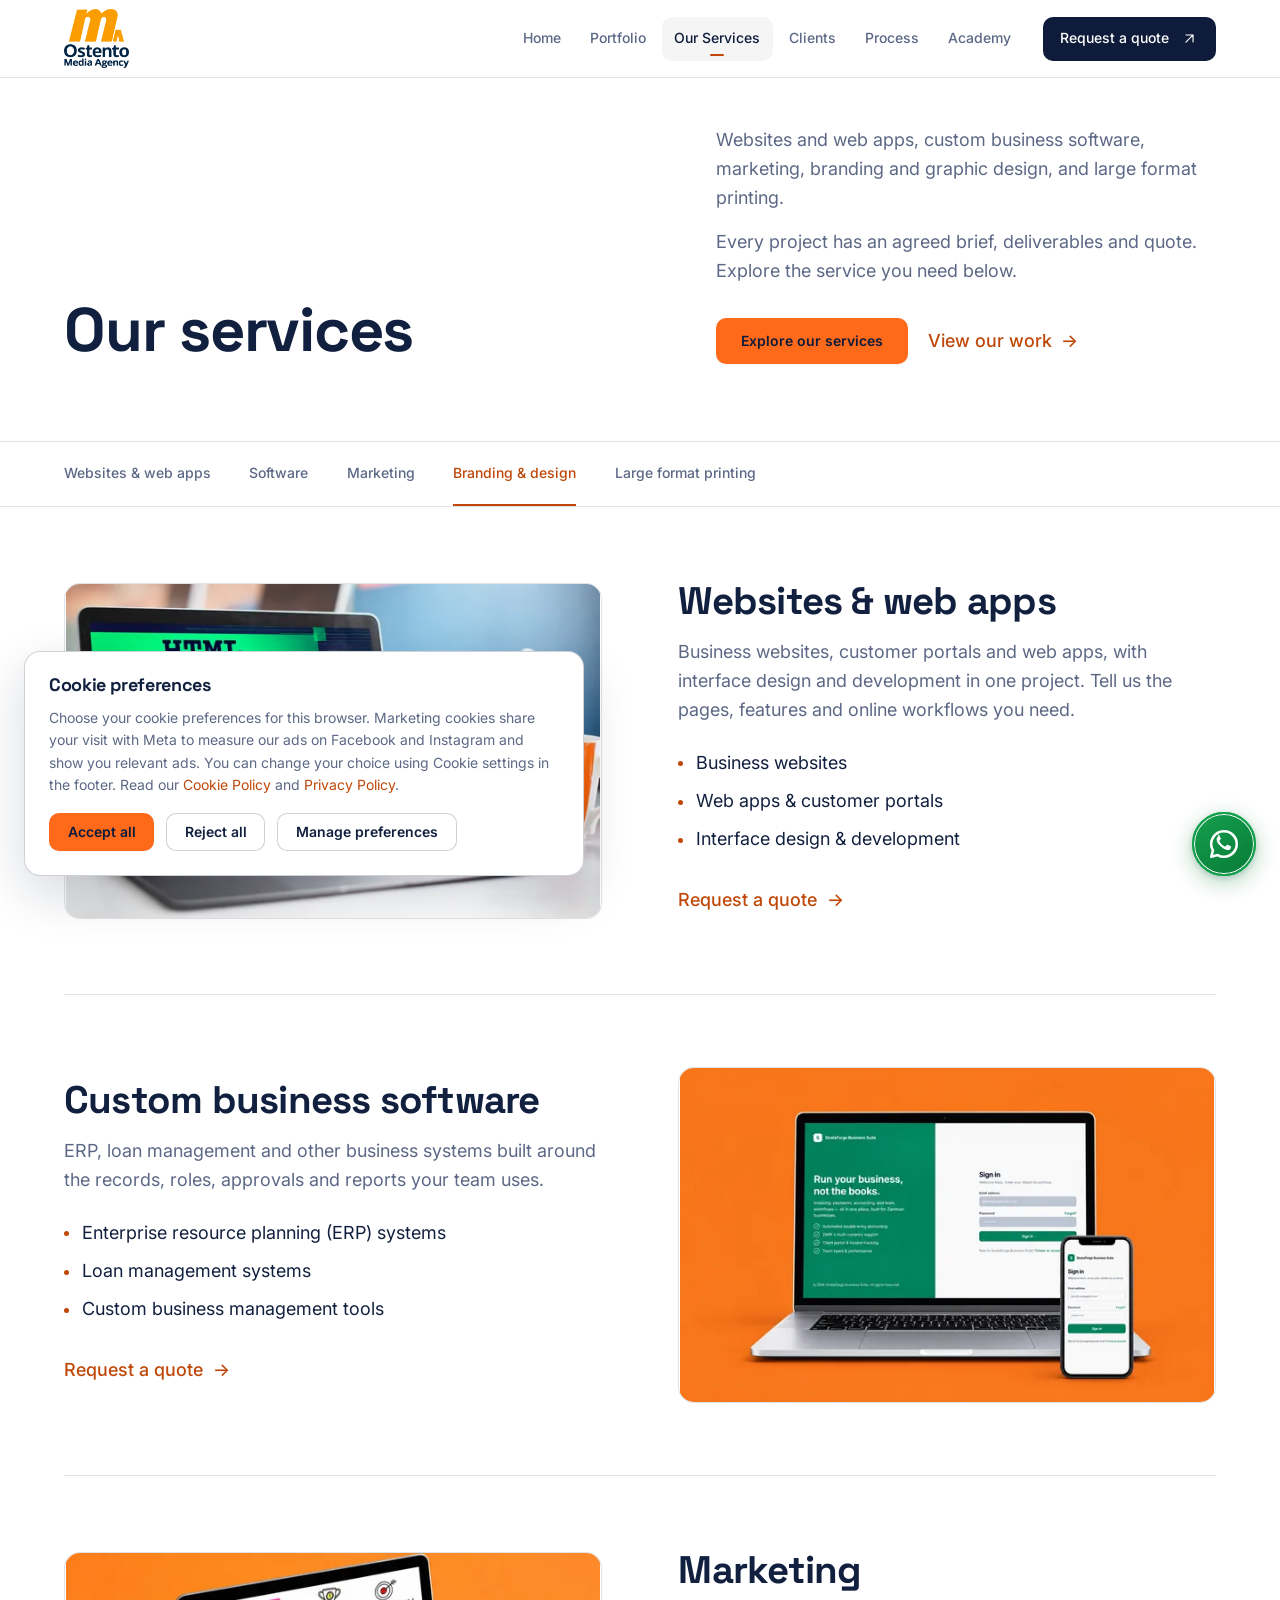
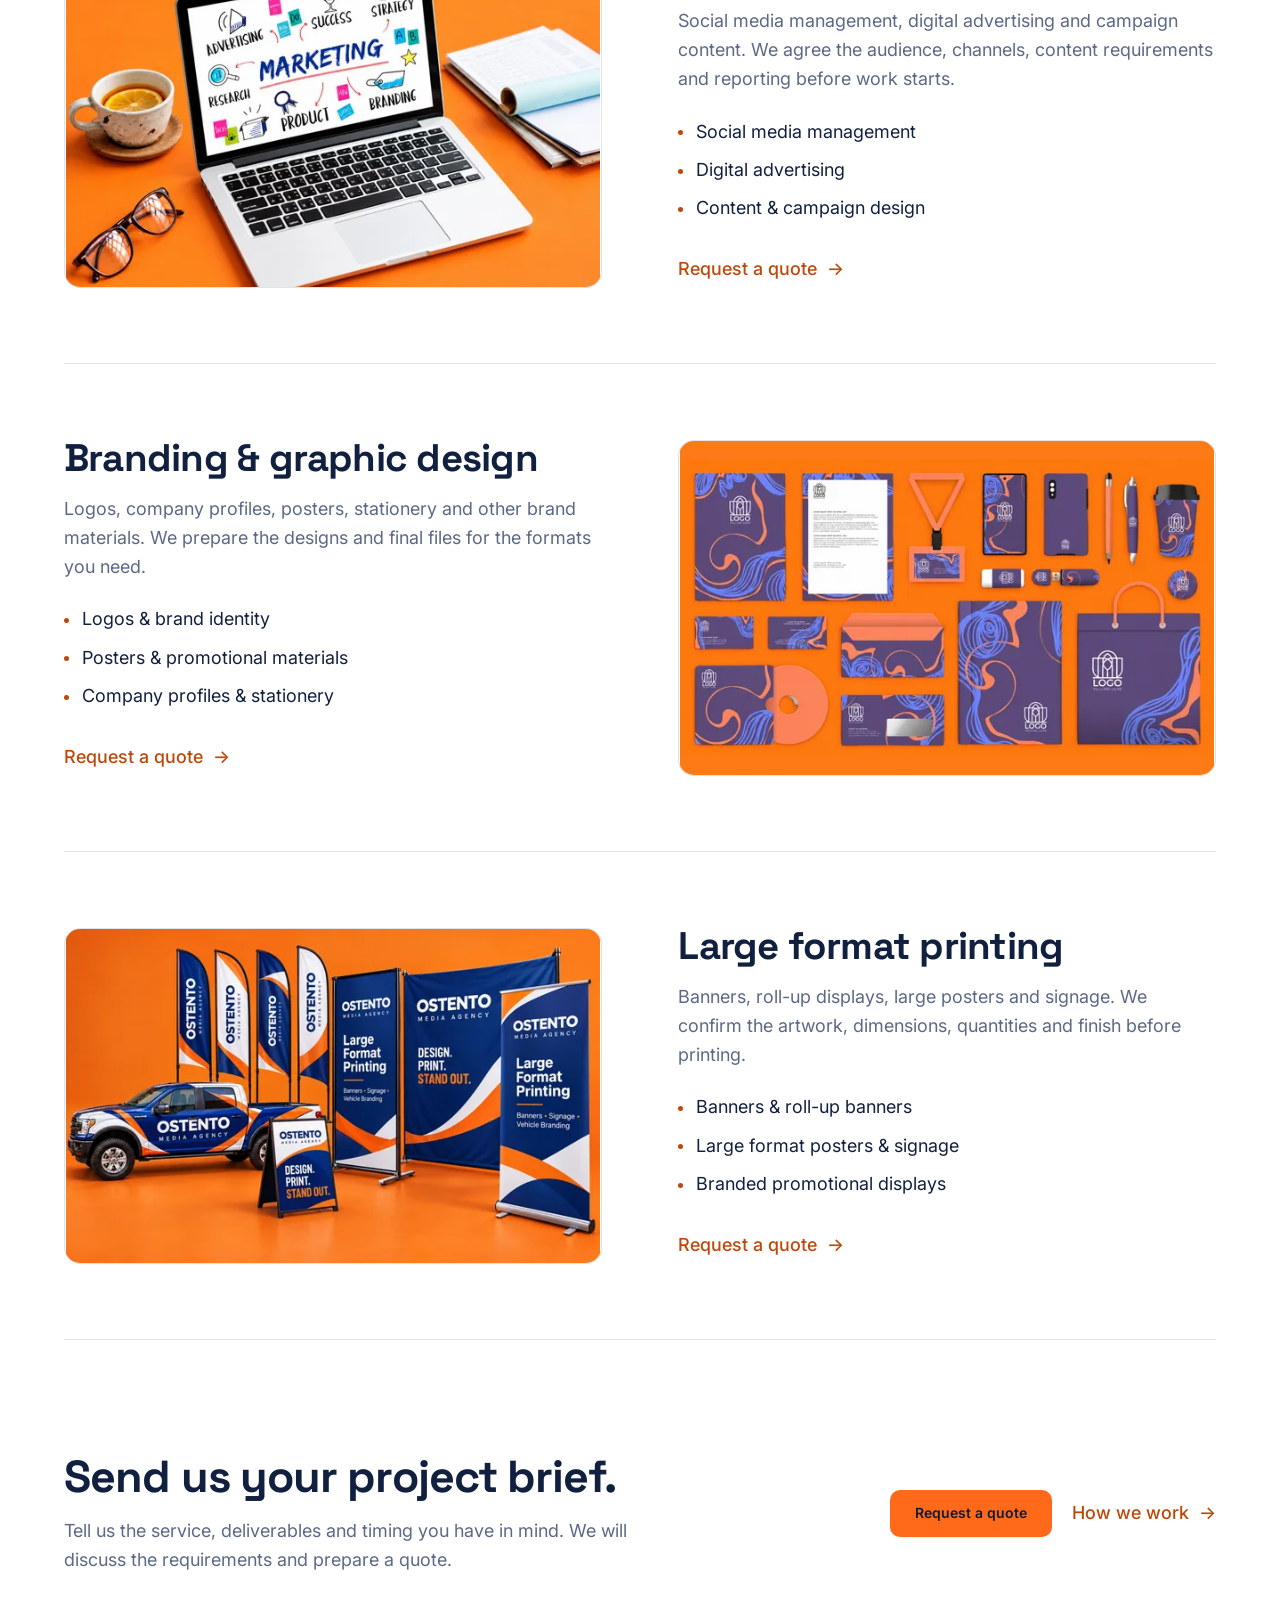
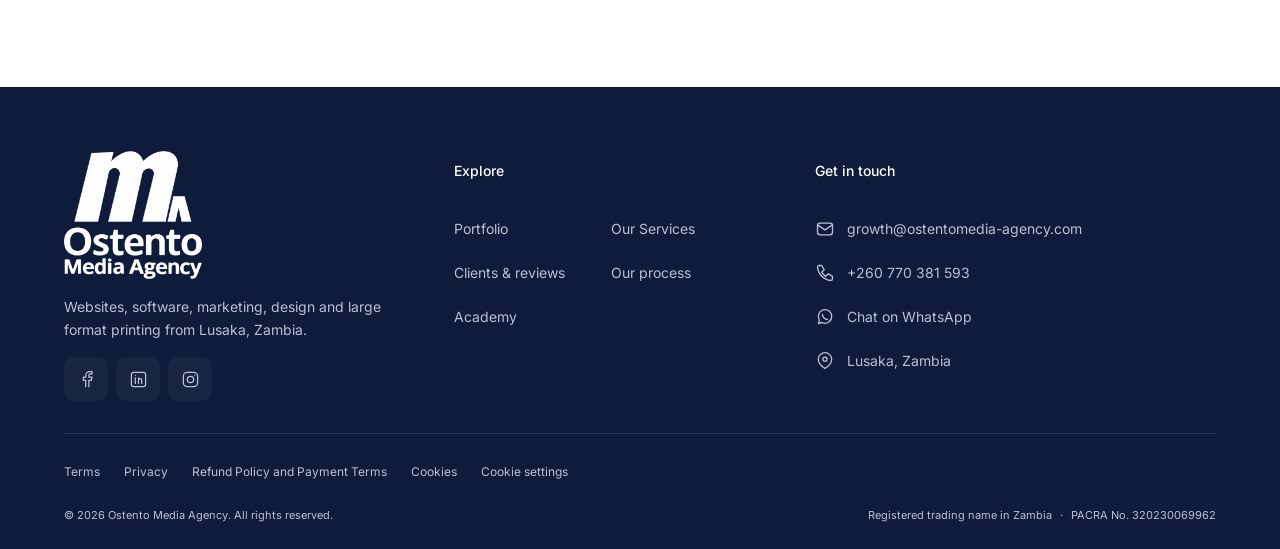
<file: studio.html>
<!DOCTYPE html>
<html lang="en">
<head>
    <meta charset="UTF-8">
    <meta name="viewport" content="width=device-width, initial-scale=1.0">
    <title>Our Services | Ostento Media Agency</title>
    <meta name="robots" content="noindex">
    <meta http-equiv="refresh" content="0;url=services.html">
    <link rel="canonical" href="https://www.ostentomedia-agency.com/services.html">
    <script>var targetHash = location.hash === "#studio" ? "#services-intro" : location.hash;
        location.replace("services.html" + location.search + targetHash);</script>
</head>
<body>
    <p>This page has moved to <a href="services.html">Our Services</a>.</p>
</body>
</html>
</file>
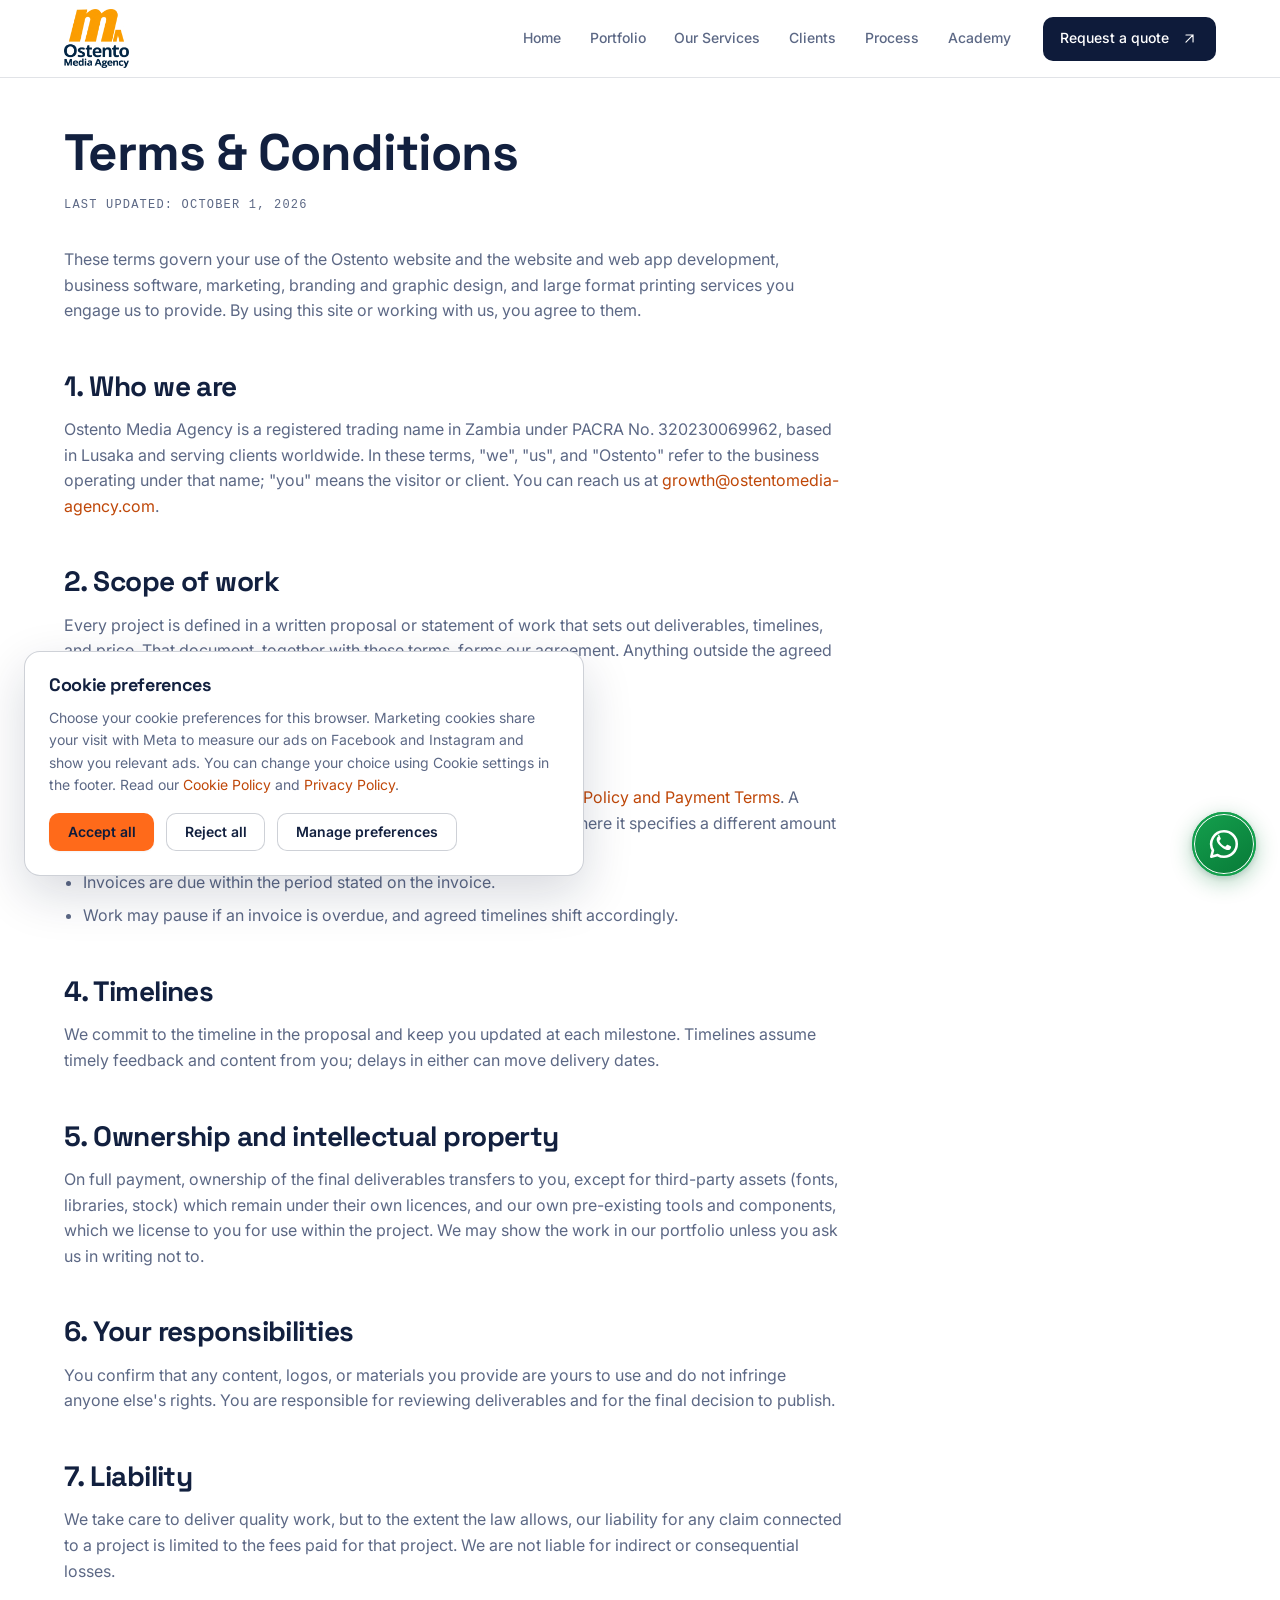
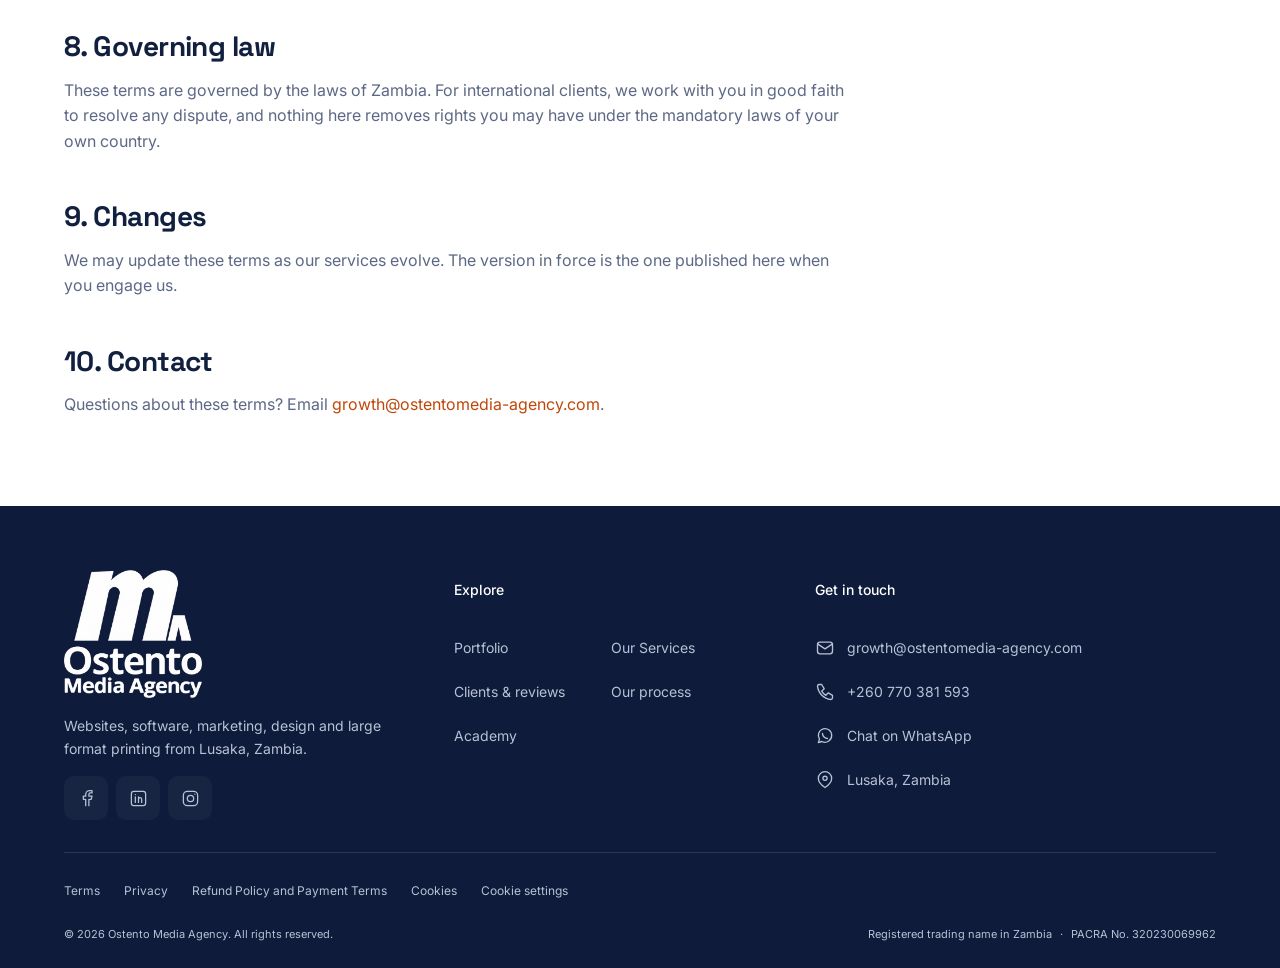
<file: terms.html>
<!DOCTYPE html>
<html lang="en">
<head>
    <meta charset="UTF-8">
    <meta name="viewport" content="width=device-width, initial-scale=1.0">
    <title>Terms &amp; Conditions | Ostento</title>
    <meta name="description" content="The terms for using the Ostento site and engaging Ostento's services.">
    <meta name="theme-color" content="#FFFFFF">
    <link rel="canonical" href="https://www.ostentomedia-agency.com/terms.html">
    <meta property="og:url" content="https://www.ostentomedia-agency.com/terms.html">
    <meta property="og:site_name" content="Ostento">
    <meta property="og:type" content="website">
    <meta property="og:title" content="Terms &amp; Conditions | Ostento">
    <meta property="og:description" content="The terms for using the Ostento site and engaging Ostento's services.">
    <meta property="og:image" content="https://www.ostentomedia-agency.com/assets/images/hero.jpg">
    <meta name="twitter:card" content="summary_large_image">
    <meta name="twitter:title" content="Terms &amp; Conditions | Ostento">
    <meta name="twitter:description" content="The terms for using the Ostento site and engaging Ostento's services.">
    <meta name="twitter:image" content="https://www.ostentomedia-agency.com/assets/images/hero.jpg">
    <link rel="icon" type="image/png" sizes="32x32" href="assets/images/ostento-favicon-32.png">
    <link rel="apple-touch-icon" href="assets/images/ostento-favicon-180.png">
    <link rel="preconnect" href="https://fonts.googleapis.com">
    <link rel="preconnect" href="https://fonts.gstatic.com" crossorigin>
    <link href="https://fonts.googleapis.com/css2?family=Inter:wght@400;500;600;700&family=Space+Grotesk:wght@500;600;700&display=swap" rel="stylesheet">
    <link rel="stylesheet" href="assets/css/style.css?v=20261001-whatsapp">
</head>
<body>
    <a class="skip-link" href="#main">Skip to content</a>

    <header class="site-header" id="site-header">
        <nav class="container nav" aria-label="Main navigation">
            <a class="nav__brand" href="index.html" aria-label="Ostento home">
                <img src="assets/images/ostento-logo.webp" alt="Ostento Media Agency" width="480" height="445" decoding="async">
            </a>
            <button class="nav__toggle" type="button" aria-label="Open menu" aria-expanded="false" aria-controls="nav-menu">
                <span class="nav__toggle-label">Menu</span><span class="nav__toggle-icon" aria-hidden="true"></span>
            </button>
            <ul class="nav__menu" id="nav-menu">
                <li><a class="nav__link" href="index.html">Home</a></li>
                <li><a class="nav__link" href="portfolio.html">Portfolio</a></li>
                <li><a class="nav__link" href="services.html">Our Services</a></li>
                <li><a class="nav__link" href="clients.html">Clients</a></li>
                <li><a class="nav__link" href="process.html">Process</a></li>
                <li><a class="nav__link" href="academy.html">Academy</a></li>
                <li class="nav__cta"><a class="nav__project" href="contact.html">Request a quote <svg viewBox="0 0 24 24" fill="none" stroke="currentColor" stroke-width="1.6" stroke-linecap="round" stroke-linejoin="round" aria-hidden="true" focusable="false"><path d="M7 17 17 7M7 7h10v10"/></svg></a></li>
            </ul>
        </nav>
        <div class="nav__backdrop" hidden></div>
    </header>

    <main id="main">
        <section class="legal"><div class="container"><div class="legal__inner">
            <h1>Terms &amp; Conditions</h1>
            <p class="updated">Last updated: October 1, 2026</p>
            <p>These terms govern your use of the Ostento website and the website and web app development, business software, marketing, branding and graphic design, and large format printing services you engage us to provide. By using this site or working with us, you agree to them.</p>

            <h2>1. Who we are</h2>
            <p>Ostento Media Agency is a registered trading name in Zambia under PACRA No. 320230069962, based in Lusaka and serving clients worldwide. In these terms, "we", "us", and "Ostento" refer to the business operating under that name; "you" means the visitor or client. You can reach us at <a href="mailto:growth@ostentomedia-agency.com">growth@ostentomedia-agency.com</a>.</p>

            <h2>2. Scope of work</h2>
            <p>Every project is defined in a written proposal or statement of work that sets out deliverables, timelines, and price. That document, together with these terms, forms our agreement. Anything outside the agreed scope is treated as a new request and quoted separately.</p>

            <h2>3. Payment terms</h2>
            <ul>
                <li>Payment schedules and refund conditions are set out in our <a href="refund-policy-and-payment-terms.html">Refund Policy and Payment Terms</a>. A signed proposal, quote, or Service Agreement takes precedence where it specifies a different amount or schedule for a project.</li>
                <li>Invoices are due within the period stated on the invoice.</li>
                <li>Work may pause if an invoice is overdue, and agreed timelines shift accordingly.</li>
            </ul>

            <h2>4. Timelines</h2>
            <p>We commit to the timeline in the proposal and keep you updated at each milestone. Timelines assume timely feedback and content from you; delays in either can move delivery dates.</p>

            <h2>5. Ownership and intellectual property</h2>
            <p>On full payment, ownership of the final deliverables transfers to you, except for third-party assets (fonts, libraries, stock) which remain under their own licences, and our own pre-existing tools and components, which we license to you for use within the project. We may show the work in our portfolio unless you ask us in writing not to.</p>

            <h2>6. Your responsibilities</h2>
            <p>You confirm that any content, logos, or materials you provide are yours to use and do not infringe anyone else's rights. You are responsible for reviewing deliverables and for the final decision to publish.</p>

            <h2>7. Liability</h2>
            <p>We take care to deliver quality work, but to the extent the law allows, our liability for any claim connected to a project is limited to the fees paid for that project. We are not liable for indirect or consequential losses.</p>

            <h2>8. Governing law</h2>
            <p>These terms are governed by the laws of Zambia. For international clients, we work with you in good faith to resolve any dispute, and nothing here removes rights you may have under the mandatory laws of your own country.</p>

            <h2>9. Changes</h2>
            <p>We may update these terms as our services evolve. The version in force is the one published here when you engage us.</p>

            <h2>10. Contact</h2>
            <p>Questions about these terms? Email <a href="mailto:growth@ostentomedia-agency.com">growth@ostentomedia-agency.com</a>.</p>
        </div></div></section>
    </main>

    <footer class="site-footer">
        <div class="container">
            <div class="footer-top">
                <div class="footer-brand">
                    <a class="footer-brand__logo" href="index.html" aria-label="Ostento home"><img src="assets/images/ostento-logo.webp" alt="Ostento Media Agency" width="480" height="445" decoding="async" loading="lazy"></a>
                    <p>Websites, software, marketing, design and large format printing from Lusaka, Zambia.</p>
                    <div class="footer-social" aria-label="Social profiles">
                        <a href="https://www.facebook.com/ostentomediaagency" aria-label="Ostento on Facebook" rel="noopener noreferrer" target="_blank"><svg viewBox="0 0 24 24" fill="none" stroke="currentColor" stroke-width="1.6" stroke-linecap="round" stroke-linejoin="round" aria-hidden="true" focusable="false"><path d="M15 21v-8h3l1-4h-4V7a2 2 0 0 1 2-2h2V2h-3a5 5 0 0 0-5 5v2H8v4h3v8"/></svg></a>
                        <a href="https://www.linkedin.com/company/ostentomedia-agency" aria-label="Ostento on LinkedIn" rel="noopener noreferrer" target="_blank"><svg viewBox="0 0 24 24" fill="none" stroke="currentColor" stroke-width="1.6" stroke-linecap="round" stroke-linejoin="round" aria-hidden="true" focusable="false"><rect x="3" y="3" width="18" height="18" rx="3"/><path d="M8 10v7M8 7v.1M12 17v-4a2 2 0 0 1 4 0v4M12 10v7"/></svg></a>
                        <a href="https://www.instagram.com/ostentomediaagency/" aria-label="Ostento on Instagram" rel="noopener noreferrer" target="_blank"><svg viewBox="0 0 24 24" fill="none" stroke="currentColor" stroke-width="1.6" stroke-linecap="round" stroke-linejoin="round" aria-hidden="true" focusable="false"><rect x="3" y="3" width="18" height="18" rx="5"/><circle cx="12" cy="12" r="4"/><path d="M17.5 6.5v.1"/></svg></a>
                    </div>
                </div>
                <nav class="footer-col" aria-label="Explore Ostento">
                    <h2>Explore</h2>
                    <ul class="footer-links">
                        <li><a href="portfolio.html">Portfolio</a></li>
                        <li><a href="services.html">Our Services</a></li>
                        <li><a href="clients.html">Clients &amp; reviews</a></li>
                        <li><a href="process.html">Our process</a></li>
                        <li><a href="academy.html">Academy</a></li>
                    </ul>
                </nav>
                <div class="footer-col footer-contact">
                    <h2>Get in touch</h2>
                    <ul>
                        <li><a href="mailto:growth@ostentomedia-agency.com"><svg viewBox="0 0 24 24" fill="none" stroke="currentColor" stroke-width="1.6" stroke-linecap="round" stroke-linejoin="round" aria-hidden="true" focusable="false"><rect x="3" y="5" width="18" height="14" rx="3"/><path d="m3 7 9 6 9-6"/></svg><span>growth@ostentomedia-agency.com</span></a></li>
                        <li><a href="tel:+260770381593"><svg viewBox="0 0 24 24" fill="none" stroke="currentColor" stroke-width="1.6" stroke-linecap="round" stroke-linejoin="round" aria-hidden="true" focusable="false"><path d="m8 3 3 5-3 3a14 14 0 0 0 5 5l3-3 5 3v3a2 2 0 0 1-2 2A18 18 0 0 1 3 5a2 2 0 0 1 2-2Z"/></svg><span>+260 770 381 593</span></a></li>
                        <li><a href="https://wa.me/260770381593" target="_blank" rel="noopener noreferrer"><svg viewBox="0 0 24 24" fill="none" stroke="currentColor" stroke-width="1.6" stroke-linecap="round" stroke-linejoin="round" aria-hidden="true" focusable="false"><path d="M20 11.5a8 8 0 0 1-11.7 7.1L4 20l1.4-4.3A8 8 0 1 1 20 11.5Z"/><path d="M9 9c0 3 3 6 6 6"/></svg><span>Chat on WhatsApp</span></a></li>
                        <li><span class="footer-contact__location"><svg viewBox="0 0 24 24" fill="none" stroke="currentColor" stroke-width="1.6" stroke-linecap="round" stroke-linejoin="round" aria-hidden="true" focusable="false"><path d="M20 10c0 6-8 11-8 11S4 16 4 10a8 8 0 1 1 16 0Z"/><circle cx="12" cy="10" r="2.5"/></svg><span>Lusaka, Zambia</span></span></li>
                    </ul>
                </div>
            </div>
            <div class="footer-bottom">
                <nav class="footer-legal" aria-label="Policies">
                    <a href="terms.html">Terms</a>
                    <a href="privacy.html">Privacy</a>
                    <a href="refund-policy-and-payment-terms.html">Refund Policy and Payment Terms</a>
                    <a href="cookies.html">Cookies</a>
                    <button type="button" data-cookie-settings>Cookie settings</button>
                </nav>
                <div class="footer-fineprint">
                    <p>&copy; <span id="year">2026</span> Ostento Media Agency. All rights reserved.</p>
                    <p>Registered trading name in Zambia <span class="footer-fineprint__separator" aria-hidden="true">&middot;</span> PACRA No. 320230069962</p>
                </div>
            </div>
        </div>
    </footer>

        <a class="whatsapp-float" href="https://wa.me/260770381593" target="_blank" rel="noopener noreferrer" aria-label="Chat with Ostento on WhatsApp">
        <svg viewBox="0 0 24 24" fill="none" aria-hidden="true" focusable="false">
            <path d="M12 3a9 9 0 0 1 0 18 9 9 0 0 1-4.5-1.2L3 21l1.2-4.5A9 9 0 0 1 12 3Z" stroke="currentColor" stroke-width="1.8" stroke-linecap="round" stroke-linejoin="round"></path>
            <path d="M8.3 6.5c-.4 0-.7.2-.9.5-.4.5-.6 1.1-.6 1.8 0 1.2.7 2.6 2.1 4.1 1.4 1.5 3.4 2.9 5.1 3.3.8.2 1.5.1 2-.2.5-.3.8-.8.9-1.3l.1-.6c0-.2-.1-.4-.3-.5l-2.1-1c-.2-.1-.4-.1-.6.1l-.9 1c-.1.1-.3.2-.5.1-.9-.4-1.7-1-2.3-1.6-.7-.7-1.2-1.4-1.5-2.1-.1-.2 0-.4.1-.5l.7-.9c.2-.2.2-.4.1-.6l-1-2.3c-.1-.2-.3-.3-.5-.3h-.8Z" fill="currentColor"></path>
        </svg>
        <span class="whatsapp-float__label" aria-hidden="true">Chat on WhatsApp</span>
    </a>

    <div class="cookie-banner" id="cookie-banner" role="dialog" aria-label="Cookie consent" aria-live="polite">
        <h3>Cookie preferences</h3>
        <p>Choose your cookie preferences for this browser. Marketing cookies share your visit with Meta to measure our ads on Facebook and Instagram and show you relevant ads. You can change your choice using Cookie settings in the footer. Read our <a href="cookies.html">Cookie Policy</a> and <a href="privacy.html">Privacy Policy</a>.</p>
        <div class="cookie-actions">
            <button class="btn btn--primary" type="button" data-cookie="accept">Accept all</button>
            <button class="btn btn--ghost" type="button" data-cookie="reject">Reject all</button>
            <button class="btn btn--ghost" type="button" data-cookie="manage">Manage preferences</button>
        </div>
    </div>

    <div class="cookie-modal" id="cookie-modal" role="dialog" aria-modal="true" aria-labelledby="cookie-modal-title">
        <div class="cookie-modal__box">
            <h3 id="cookie-modal-title">Cookie preferences</h3>
            <p class="muted" style="font-size:var(--fs-200);">Choose which cookies we may use. You can change this at any time from Cookie settings in the footer.</p>
            <div class="cookie-cat">
                <div class="cookie-cat__head">
                    <h4>Strictly necessary</h4>
                    <label class="toggle"><input type="checkbox" checked disabled aria-label="Strictly necessary cookies, always on"><span class="toggle__track"></span></label>
                </div>
                <p>Required for the site to work. These are always on and never store marketing data.</p>
            </div>
            <div class="cookie-cat">
                <div class="cookie-cat__head">
                    <h4>Analytics</h4>
                    <label class="toggle"><input type="checkbox" id="ck-analytics" aria-label="Analytics cookies"><span class="toggle__track"></span></label>
                </div>
                <p>Help us understand which pages are useful, so we can improve them. Anonymous and aggregated.</p>
            </div>
            <div class="cookie-cat">
                <div class="cookie-cat__head">
                    <h4>Marketing</h4>
                    <label class="toggle"><input type="checkbox" id="ck-marketing" aria-label="Marketing cookies"><span class="toggle__track"></span></label>
                </div>
                <p>Share details of your visit with Meta through the Meta Pixel, to measure our ads on Facebook and Instagram and show relevant ads. Off unless you turn them on.</p>
            </div>
            <div class="cookie-actions" style="margin-top:var(--sp-4);">
                <button class="btn btn--primary" type="button" data-cookie="save">Save preferences</button>
                <button class="btn btn--ghost" type="button" data-cookie="accept">Accept all</button>
                <button class="btn btn--ghost" type="button" data-cookie="reject">Reject all</button>
            </div>
        </div>
    </div>

    <script src="assets/js/meta-pixel.js?v=20261006-pixel-id" defer></script>
    <script src="assets/js/script.js?v=20261006-consent-v2" defer></script>
</body>
</html>
</file>
<file: assets/css/style.css>
/* =========================================================
   Ostento - light editorial studio site
   White foundation, orange as the primary, navy kept for accents.
   One type scale, three radii, measured motion.
   ========================================================= */

:root {
    /* Core palette. Pure white is the page and card background; navy is ink and
       the one dark block at the foot of the page. */
    --white:       #FFFFFF;
    --bg:          var(--white);
    --surface:     var(--white);
    --surface-2:   #F5F5F5;
    --navy:        #0E1B3A;
    --navy-2:      #1B2E5C;

    /* Orange is the primary. --orange fills; --orange-ink carries text and
       small marks, because #FF6A1A does not meet body-text contrast on white. */
    --orange:      #FF6A1A;
    --orange-ink:  #BF4708;
    --orange-hover:#F05A0B;
    --orange-soft: #FF8A4C;
    --orange-tint: rgba(255, 106, 26, 0.10);

    /* Supporting marks, each dark enough to read on white */
    --amber:       #9E5F06;
    --teal:        #1F7A74;
    --danger:      #B3261E;

    --text:        #12203F;
    --text-muted:  #5C6885;
    --border:      rgba(14, 27, 58, 0.12);
    --border-2:    rgba(14, 27, 58, 0.20);
    --border-orange: rgba(255, 106, 26, 0.45);

    /* Inputs use white fills and visible borders on both pages and cards. */
    --field-bg: var(--white);

    /* Type scale */
    --fs-100: 0.75rem;    /* 12px mono labels */
    --fs-200: 0.875rem;   /* 14px small */
    --fs-300: 1rem;       /* 16px */
    --fs-400: 1.125rem;   /* 18px body / lede */
    --fs-500: 1.375rem;   /* 22px card title */
    --fs-600: 1.75rem;    /* 28px */
    --fs-700: clamp(2rem, 4vw, 3.25rem);   /* section headline */
    --fs-800: clamp(2.5rem, 6vw, 4.5rem);  /* big stat */
    --fs-hero: clamp(3.75rem, 15vw, 11rem);/* the word Ostento */

    /* Weights */
    --w-regular: 400;
    --w-medium: 500;
    --w-semi: 600;
    --w-bold: 700;

    /* Fonts */
    --font-display: "Space Grotesk", system-ui, -apple-system, "Segoe UI", Roboto, sans-serif;
    --font-body: "Inter", system-ui, -apple-system, "Segoe UI", Roboto, Helvetica, Arial, sans-serif;
    --font-mono: ui-monospace, "SFMono-Regular", "Menlo", "Consolas", monospace;

    /* Spacing */
    --sp-1: 0.5rem;
    --sp-2: 0.75rem;
    --sp-3: 1rem;
    --sp-4: 1.5rem;
    --sp-5: 2rem;
    --sp-6: 3rem;
    --sp-7: 4.5rem;
    --sp-8: 7rem;

    /* Radius - three shapes, plus a named alias for the pill */
    --r-sm: 10px;
    --r-md: 16px;
    --r-lg: 26px;
    --r-pill: 999px;

    /* Motion */
    --ease: cubic-bezier(0.22, 0.61, 0.36, 1);
    --ease-out: cubic-bezier(0.16, 1, 0.3, 1);
    --dur: 0.3s;

    /* Elevation. Navy-tinted and shallow: depth on a light page comes from
       the shadow, never from a coloured glow. */
    --shadow-sm: 0 1px 2px rgba(14, 27, 58, 0.05);
    --shadow-md: 0 2px 4px rgba(14, 27, 58, 0.04), 0 10px 26px rgba(14, 27, 58, 0.08);
    --shadow-lg: 0 18px 50px rgba(14, 27, 58, 0.16);

    --container: 1200px;
    --header-h: 78px;
}

*, *::before, *::after { box-sizing: border-box; }

/* The UA rule for [hidden] is display:none at zero specificity, so any class
   that sets display beats it. Several here do, so hiding must be enforced. */
[hidden] { display: none !important; }

html { scroll-behavior: smooth; scroll-padding-top: var(--header-h); }

body {
    margin: 0;
    font-family: var(--font-body);
    font-size: var(--fs-400);
    line-height: 1.6;
    color: var(--text);
    background-color: var(--bg);
    -webkit-font-smoothing: antialiased;
    text-rendering: optimizeLegibility;
    overflow-x: hidden;
}

img { max-width: 100%; display: block; }

a { color: var(--orange-ink); text-decoration: none; transition: color var(--dur) var(--ease); }
a:hover { color: var(--navy); }

h1, h2, h3, h4 {
    font-family: var(--font-display);
    color: var(--text);
    line-height: 1.05;
    margin: 0 0 var(--sp-3);
    font-weight: var(--w-bold);
    letter-spacing: -0.02em;
}
p { margin: 0 0 var(--sp-3); }

:focus-visible {
    /* No border-radius here: it would snap a 999px pill to near-square while focused. */
    outline: 2px solid var(--orange-ink);
    outline-offset: 3px;
}

.skip-link {
    position: absolute;
    left: -999px; top: 0;
    background: var(--orange);
    color: var(--navy);
    padding: 0.6rem 1rem;
    font-weight: var(--w-semi);
    border-radius: 0 0 var(--r-sm) 0;
    z-index: 300;
}
.skip-link:focus { left: 0; color: var(--navy); }

/* ---------- Layout ---------- */
.container {
    width: 100%;
    max-width: var(--container);
    margin: 0 auto;
    padding: 0 var(--sp-4);
}

.section {
    padding: clamp(3.5rem, 9vw, 7rem) 0;
    position: relative;
}

.sec-title {
    font-size: var(--fs-700);
    max-width: 20ch;
    margin-bottom: var(--sp-5);
}

.sec-head { max-width: 760px; margin-bottom: clamp(2.5rem, 6vw, 4.5rem); }
.sec-head p { color: var(--text-muted); font-size: var(--fs-400); margin: 0; }

.muted { color: var(--text-muted); }
.lede { font-size: var(--fs-400); color: var(--text-muted); }

/* ---------- Standalone sections ---------- */
.standalone-main > .section:first-child { padding-top: calc(var(--header-h) + var(--sp-6)); }

/* ---------- Floating WhatsApp contact ---------- */
.whatsapp-float {
    position: fixed;
    right: calc(1.5rem + env(safe-area-inset-right));
    bottom: calc(1.5rem + env(safe-area-inset-bottom));
    z-index: 210;
    width: 64px;
    height: 64px;
    display: inline-flex;
    align-items: center;
    justify-content: center;
    padding: 0;
    border: 3px solid #fff;
    border-radius: 50%;
    background: linear-gradient(145deg, #149F4D, #087B38);
    color: #fff;
    box-shadow: 0 6px 22px rgba(8, 123, 56, 0.32), 0 2px 6px rgba(14, 27, 58, 0.15);
    text-decoration: none;
    isolation: isolate;
    -webkit-tap-highlight-color: transparent;
    transition: transform var(--dur) var(--ease), box-shadow var(--dur) var(--ease);
}
.whatsapp-float::before,
.whatsapp-float::after {
    content: "";
    position: absolute;
    inset: -3px;
    z-index: -1;
    border: 2px solid #149F4D;
    border-radius: 50%;
    pointer-events: none;
    animation: whatsapp-pulse 3.2s ease-out infinite;
}
.whatsapp-float::after { animation-delay: -1.6s; }
@keyframes whatsapp-pulse {
    0% { transform: scale(1); opacity: 0.5; }
    75%, 100% { transform: scale(1.55); opacity: 0; }
}
.whatsapp-float svg { display: block; flex: 0 0 auto; width: 34px; height: 34px; }
.whatsapp-float:focus-visible { outline: 3px solid var(--navy); outline-offset: 5px; }
.whatsapp-float:active { transform: scale(0.96); }
.whatsapp-float__label {
    position: absolute;
    right: calc(100% + 14px);
    padding: 0.65rem 0.9rem;
    border-radius: var(--r-sm);
    background: var(--navy);
    color: #fff;
    box-shadow: var(--shadow-md);
    font-size: var(--fs-200);
    font-weight: var(--w-medium);
    white-space: nowrap;
    opacity: 0;
    visibility: hidden;
    transform: translateX(6px);
    pointer-events: none;
    transition: opacity var(--dur) var(--ease), transform var(--dur) var(--ease), visibility var(--dur);
}
.whatsapp-float:focus-visible .whatsapp-float__label { opacity: 1; visibility: visible; transform: translateX(0); }
@media (hover: hover) and (pointer: fine) {
    .whatsapp-float:hover { color: #fff; transform: translateY(-3px) scale(1.04); box-shadow: 0 10px 28px rgba(8, 123, 56, 0.4), 0 3px 8px rgba(14, 27, 58, 0.18); }
    .whatsapp-float:hover .whatsapp-float__label { opacity: 1; visibility: visible; transform: translateX(0); }
}
@media (max-width: 760px) {
    .whatsapp-float {
        right: calc(1.25rem + env(safe-area-inset-right));
        bottom: calc(1.25rem + env(safe-area-inset-bottom));
        width: 60px;
        height: 60px;
    }
    .whatsapp-float svg { width: 32px; height: 32px; }
}
@media (prefers-reduced-motion: reduce) {
    .whatsapp-float::before, .whatsapp-float::after { animation: none; opacity: 0; }
    .whatsapp-float, .whatsapp-float__label { transition: none; }
}
.whatsapp-float.is-hidden,
.site-header.nav-is-open ~ .whatsapp-float { opacity: 0; visibility: hidden; pointer-events: none; }
.whatsapp-float.is-hidden::before, .whatsapp-float.is-hidden::after,
.site-header.nav-is-open ~ .whatsapp-float::before,
.site-header.nav-is-open ~ .whatsapp-float::after { animation-play-state: paused; }

/* ---------- Shared header / navigation ---------- */
.site-header {
    position: fixed;
    inset: 0 0 auto;
    z-index: 200;
    height: var(--header-h);
    display: flex;
    align-items: center;
    background: rgba(255, 255, 255, 0.94);
    backdrop-filter: saturate(140%) blur(16px);
    -webkit-backdrop-filter: saturate(140%) blur(16px);
    border-bottom: 1px solid var(--border);
    transition: box-shadow var(--dur) var(--ease);
}
.site-header.is-scrolled { box-shadow: var(--shadow-sm); }
.nav { display: flex; align-items: center; justify-content: space-between; gap: var(--sp-5); }
.nav__brand { display: inline-flex; align-items: center; flex-shrink: 0; }
.nav__brand img { height: 60px; width: auto; object-fit: contain; }
.nav__menu { list-style: none; display: flex; align-items: center; gap: 0.2rem; margin: 0; padding: 0; }
.nav__menu li { min-width: 0; }
.nav__link {
    position: relative;
    display: flex;
    align-items: center;
    justify-content: center;
    min-height: 44px;
    padding: 0.65rem 0.8rem;
    border-radius: var(--r-sm);
    color: var(--text-muted);
    font-size: var(--fs-200);
    font-weight: var(--w-medium);
    transition: background var(--dur) var(--ease), color var(--dur) var(--ease);
}
.nav__link:hover, .nav__link.is-active { background: var(--surface-2); color: var(--navy); }
.nav__link::after {
    content: "";
    position: absolute;
    bottom: 5px;
    left: calc(50% - 7px);
    width: 14px;
    height: 2px;
    background: var(--orange-ink);
    border-radius: var(--r-pill);
    transform: scaleX(0);
    transition: transform var(--dur) var(--ease);
}
.nav__link.is-active::after { transform: scaleX(1); }
.nav__cta { margin-left: var(--sp-3); }
.nav__project {
    display: flex;
    align-items: center;
    justify-content: center;
    gap: var(--sp-2);
    min-height: 44px;
    padding: 0.65rem 1.1rem;
    border-radius: var(--r-sm);
    background: var(--navy);
    color: var(--white);
    font-size: var(--fs-200);
    font-weight: var(--w-medium);
    white-space: nowrap;
    transition: background var(--dur) var(--ease);
}
.nav__project:hover, .nav__project[aria-current="page"] { background: var(--navy-2); color: var(--white); }
.nav__project svg { width: 17px; height: 17px; transition: transform var(--dur) var(--ease); }
.nav__project:hover svg { transform: translate(2px, -2px); }
.nav__toggle {
    display: none;
    align-items: center;
    justify-content: center;
    gap: var(--sp-2);
    min-height: 44px;
    padding: 0.6rem 0.85rem;
    border: 1px solid var(--border);
    border-radius: var(--r-sm);
    background: transparent;
    color: var(--navy);
    font: inherit;
    font-size: var(--fs-200);
    cursor: pointer;
}
.nav__toggle:hover { background: var(--surface-2); }
.nav__toggle-icon { position: relative; width: 18px; height: 14px; }
.nav__toggle-icon::before, .nav__toggle-icon::after {
    content: "";
    position: absolute;
    left: 0;
    top: 3px;
    width: 18px;
    height: 1.5px;
    background: currentColor;
    transition: transform var(--dur) var(--ease);
}
.nav__toggle-icon::after { top: 10px; }
.nav__toggle[aria-expanded="true"] .nav__toggle-icon::before { transform: translateY(3.5px) rotate(45deg); }
.nav__toggle[aria-expanded="true"] .nav__toggle-icon::after { transform: translateY(-3.5px) rotate(-45deg); }
.nav__backdrop { position: absolute; inset: var(--header-h) 0 auto; height: calc(100dvh - var(--header-h)); z-index: -1; background: rgba(14, 27, 58, 0.25); }

/* ---------- Buttons ---------- */
.btn {
    display: inline-flex;
    align-items: center;
    justify-content: center;
    gap: 0.55rem;
    font-family: var(--font-body);
    font-size: var(--fs-200);
    font-weight: var(--w-semi);
    line-height: 1;
    padding: 0.95rem 1.5rem;
    border: 1px solid transparent;
    border-radius: var(--r-sm);
    cursor: pointer;
    transition: transform var(--dur) var(--ease), background-color var(--dur) var(--ease),
                border-color var(--dur) var(--ease), color var(--dur) var(--ease), box-shadow var(--dur) var(--ease);
}
.btn--primary {
    /* Navy on orange clears 5.8:1; the hover deepens the fill rather than
       lightening it, so the label keeps its contrast through the whole state. */
    background: var(--orange);
    color: var(--navy);
    box-shadow: var(--shadow-sm);
}
.btn--primary:hover { background: var(--orange-hover); color: var(--navy); transform: translateY(-2px); }
.btn--secondary {
    background: transparent;
    color: var(--navy);
    border-color: var(--border-2);
}
.btn--secondary:hover { color: var(--white); background: var(--navy); transform: translateY(-2px); }
.btn--ghost {
    /* White buttons inside the cookie banner and modal. */
    background: var(--white);
    color: var(--text);
    border-color: var(--border-2);
}
.btn--ghost:hover { background: var(--surface-2); border-color: var(--navy-2); transform: translateY(-2px); }
.btn--lg { padding: 1.1rem 1.8rem; font-size: var(--fs-300); }

@keyframes spin { to { transform: rotate(360deg); } }

.arrow-link {
    display: inline-flex;
    align-items: center;
    gap: 0.4rem;
    font-weight: var(--w-semi);
    font-size: var(--fs-200);
    color: var(--orange-ink);
}
.arrow-link svg { transition: transform var(--dur) var(--ease); }
.arrow-link:hover svg { transform: translateX(4px); }

/* ---------- Hero ---------- */
.hero--studio {
    background: var(--white);
    isolation: isolate;
}
.hero--studio::before,
.hero--studio::after {
    content: "";
    position: absolute;
    inset: 0;
    z-index: 0;
    pointer-events: none;
}
.hero--studio::before {
    background: url("../images/hero-studio.jpg") center 48% / cover no-repeat;
    filter: saturate(0.72) contrast(0.9);
    opacity: 0.78;
}
.hero--studio::after {
    background:
        linear-gradient(90deg, rgba(255, 255, 255, 0.96) 0%, rgba(255, 255, 255, 0.86) 38%, rgba(255, 255, 255, 0.42) 70%, rgba(255, 255, 255, 0.27) 100%),
        linear-gradient(0deg, var(--white) 0%, rgba(255, 255, 255, 0) 32%);
}
.hero--studio .hero__inner { max-width: 680px; }
.hero--studio .hero__title {
    font-size: clamp(3.25rem, 5.8vw, 6.5rem);
    line-height: 1.02;
    max-width: 12ch;
}
.hero {
    position: relative;
    min-height: 100vh;
    min-height: 100svh; /* progressive override: excludes the collapsing mobile URL bar */
    display: flex;
    align-items: center;
    padding-top: var(--header-h);
    overflow: hidden;
}

.hero .container { position: relative; z-index: 2; width: 100%; }
.hero__inner { max-width: 760px; }
.hero__title {
    font-size: var(--fs-hero);
    line-height: 0.9;
    letter-spacing: -0.04em;
    margin: 0.5rem 0 var(--sp-3);
}

.hero__sub {
    font-size: var(--fs-400);
    color: var(--text-muted);
    max-width: 48ch;
    margin-bottom: var(--sp-5);
}
.hero__actions { display: flex; flex-wrap: wrap; gap: var(--sp-3); }

/* ---------- Cards ---------- */
.grid { display: grid; gap: var(--sp-4); }

/* ---------- Work ---------- */
.work-card {
    position: relative;
    display: block;
    border: 1px solid var(--border);
    border-radius: var(--r-md);
    overflow: hidden;
    background: var(--surface);
    transition: transform var(--dur) var(--ease), border-color var(--dur) var(--ease);
}
.work-card { box-shadow: var(--shadow-sm); }
.work-card:hover { transform: translateY(-4px); border-color: var(--border-orange); box-shadow: var(--shadow-md); }
.work-card__media {
    aspect-ratio: 16 / 10;
    position: relative;
    display: flex; align-items: center; justify-content: center;
    font-family: var(--font-display);
    font-size: var(--fs-700);
    color: rgba(255, 255, 255, 0.9);
    overflow: hidden;
}
.work-card__media img { position: absolute; inset: 0; width: 100%; height: 100%; object-fit: cover; }
/* Darkening belongs on hover, not baked into every image: a logo or a screenshot
   needs its real contrast, unlike the decorative crop this rule was written for. */
.work-card__media::after {
    content: "";
    position: absolute;
    inset: 0;
    background: var(--navy);
    opacity: 0;
    transition: opacity var(--dur) var(--ease);
    pointer-events: none;
}
.work-card:hover .work-card__media::after { opacity: 0.18; }
/* Placeholder tiles stay dark: navy is the accent that lets the light
   monogram on top read, and it keeps the grid from going flat on white. */
.wm-a { background: linear-gradient(135deg, #0E1B3A, #1B2E5C); }
.wm-b { background: linear-gradient(135deg, #0E1B3A, #FF6A1A); }
.wm-c { background: linear-gradient(135deg, #BF4708, #FF8A4C); }
.wm-d { background: linear-gradient(135deg, #1B2E5C, #1F7A74); }
.work-card__body { padding: var(--sp-4); display: flex; flex-direction: column; gap: 0.35rem; }
.work-card__tag {
    font-family: var(--font-mono);
    font-size: var(--fs-100);
    letter-spacing: 0.14em;
    text-transform: uppercase;
    color: var(--orange-ink);
}
.work-card__body h3 { font-size: var(--fs-500); margin: 0; }
.work-card__client { color: var(--text-muted); font-size: var(--fs-200); margin: 0; }
.work-card__result { color: var(--text); font-size: var(--fs-300); margin: 0.35rem 0 0; }

/* ---------- Studio services ---------- */
.studio-intro { padding-bottom: clamp(3rem, 6vw, 5rem); }
.studio-intro__grid {
    display: grid;
    grid-template-columns: minmax(0, 1.15fr) minmax(0, 1fr);
    align-items: end;
    gap: clamp(2rem, 6vw, 5rem);
}
.studio-title {
    font-size: clamp(2.15rem, 4.8vw, 4rem);
    line-height: 1.1;
    margin: 0;
}
.studio-title em { color: var(--orange-ink); font-style: normal; }
.studio-main .reveal { opacity: 1; transform: none; }
.studio-main .reveal.is-pending { opacity: 0; transform: translateY(18px); }
.studio-intro__copy { max-width: 52ch; }
.studio-intro__copy > p { color: var(--text-muted); }
.studio-actions { display: flex; align-items: center; flex-wrap: wrap; gap: 1.25rem; margin-top: var(--sp-5); }
.studio-text-link { display: inline-flex; align-items: center; gap: 0.6rem; min-height: 44px; font-weight: var(--w-medium); }
.studio-text-link span { transition: transform var(--dur) var(--ease); }
.studio-text-link:hover span { transform: translateX(4px); }
.studio-services-bar {
    position: sticky;
    top: var(--header-h);
    z-index: 100;
    background: var(--white);
    border-top: 1px solid var(--border);
    border-bottom: 1px solid var(--border);
}
.studio-service-nav { display: flex; gap: clamp(1.25rem, 3vw, 2.5rem); overflow-x: auto; scroll-snap-type: x proximity; }
.studio-service-nav a {
    display: inline-flex;
    align-items: center;
    flex-shrink: 0;
    min-height: 64px;
    border-bottom: 2px solid transparent;
    white-space: nowrap;
    color: var(--text-muted);
    font-size: var(--fs-200);
    font-weight: var(--w-medium);
    scroll-snap-align: start;
}
.studio-service-nav a:hover,
.studio-service-nav a[aria-current="location"] { color: var(--orange-ink); border-bottom-color: var(--orange-ink); }
.studio-service-nav a:focus-visible { outline-offset: -4px; }
.studio-service {
    display: grid;
    grid-template-columns: minmax(0, 1fr) minmax(0, 1fr);
    align-items: center;
    gap: clamp(2rem, 6vw, 5rem);
    padding: clamp(2.5rem, 6vw, 4.5rem) 0;
    border-bottom: 1px solid var(--border);
    scroll-margin-top: calc(var(--header-h) + 88px);
}
.studio-service:nth-child(even) .studio-service__media { order: 2; }
.studio-service__media { aspect-ratio: 8 / 5; overflow: hidden; border: 1px solid var(--border); border-radius: var(--r-md); background: var(--white); }
.studio-service__media img { display: block; width: 100%; height: 100%; object-fit: contain; transition: transform 0.5s var(--ease-out); }
@media (hover: hover) and (prefers-reduced-motion: no-preference) {
    .studio-service:hover .studio-service__media img { transform: scale(1.025); }
}
.studio-service__copy { min-width: 0; }
.studio-service h2 { font-size: clamp(1.65rem, 3vw, 2.5rem); line-height: 1.12; max-width: 22ch; }
.studio-service p { color: var(--text-muted); font-size: var(--fs-400); max-width: 50ch; margin: 0; }
.studio-service__list { list-style: none; padding: 0; margin: var(--sp-4) 0 0; display: grid; gap: 0.6rem; }
.studio-service__list li { position: relative; padding-left: 1.1rem; }
.studio-service__list li::before { content: ""; position: absolute; left: 0; top: 0.7em; width: 5px; height: 5px; border-radius: 50%; background: var(--orange-ink); }
.studio-contact__inner { display: flex; align-items: center; justify-content: space-between; flex-wrap: wrap; gap: var(--sp-5); }
.studio-contact h2 { font-size: clamp(1.8rem, 3.5vw, 3rem); line-height: 1.1; }
.studio-contact p { max-width: 54ch; margin: 0; color: var(--text-muted); }
.studio-contact .studio-actions { margin-top: 0; }
@media (max-width: 760px) {
    .studio-intro__grid, .studio-service { grid-template-columns: minmax(0, 1fr); }
    .studio-intro__copy { max-width: none; }
    .studio-service:nth-child(even) .studio-service__media { order: 0; }
    .studio-service-nav a { min-height: 56px; }
    .studio-service { gap: var(--sp-5); }
    .studio-service p { font-size: var(--fs-300); }
}

/* ---------- Panels ---------- */

.panel {
    background: var(--surface);
    border: 1px solid var(--border);
    border-radius: var(--r-md);
    padding: var(--sp-5);
    box-shadow: var(--shadow-sm);
}
.panel h3 { font-size: var(--fs-500); margin-bottom: var(--sp-2); }
.panel p { color: var(--text-muted); font-size: var(--fs-200); margin: 0; }

/* ---------- Inquiry ---------- */
.inquiry {
    --field-bg: var(--white);
    background: var(--surface);
    border: 1px solid var(--border);
    border-radius: var(--r-lg);
    padding: clamp(1.75rem, 4vw, 3.5rem);
    box-shadow: var(--shadow-md);
}
.inquiry__head { max-width: 30ch; margin-bottom: var(--sp-5); }
.inquiry__head h1, .inquiry__head h2 { font-size: var(--fs-700); }
.inquiry__head p { color: var(--text-muted); margin: 0; }
.contact-form .hero__actions { margin-top: var(--sp-1); }
.contact-form .form-note { margin-top: var(--sp-3); }

/* ---------- Forms ---------- */
.form-grid { display: grid; grid-template-columns: 1fr 1fr; gap: var(--sp-4); }
.field { display: flex; flex-direction: column; gap: 0.4rem; margin-bottom: var(--sp-4); }

.field label { font-size: var(--fs-200); font-weight: var(--w-semi); color: var(--text); }
.field .req { color: var(--orange-ink); }
.field input, .field select, .field textarea {
    font: inherit;
    font-size: var(--fs-300);
    color: var(--text);
    background: var(--field-bg);
    padding: 0.85rem 1rem;
    border: 1px solid var(--border-2);
    border-radius: var(--r-sm);
    transition: border-color var(--dur) var(--ease), box-shadow var(--dur) var(--ease);
}
.field select { appearance: none; background-image: url("data:image/svg+xml,%3Csvg xmlns='http://www.w3.org/2000/svg' width='16' height='16' viewBox='0 0 24 24' fill='none' stroke='%235C6885' stroke-width='2'%3E%3Cpolyline points='6 9 12 15 18 9'/%3E%3C/svg%3E"); background-repeat: no-repeat; background-position: right 0.9rem center; padding-right: 2.4rem; }
.field textarea { resize: vertical; min-height: 140px; }
.field input::placeholder, .field textarea::placeholder { color: var(--text-muted); }
.field input:focus, .field select:focus, .field textarea:focus {
    outline: none;
    border-color: var(--orange-ink);
    box-shadow: 0 0 0 3px rgba(255, 106, 26, 0.22);
}

.form-note { font-size: var(--fs-100); color: var(--text-muted); }

/* ---------- Shared footer ---------- */
.site-footer {
    --text: #FFFFFF;
    --text-muted: #B8C1D5;
    --border: rgba(255, 255, 255, 0.12);
    background: var(--navy);
    color: var(--text);
    padding: clamp(2.5rem, 5vw, 4rem) 0 var(--sp-4);
}
.footer-top {
    display: grid;
    grid-template-columns: minmax(0, 1.1fr) minmax(0, 1fr) minmax(0, 1.35fr);
    gap: clamp(2rem, 5vw, 4rem);
    align-items: start;
}
.footer-top > * { min-width: 0; }
.footer-brand__logo { display: inline-flex; align-items: center; min-height: 40px; margin-bottom: var(--sp-3); }
.footer-brand__logo img {
    height: 128px;
    width: auto;
    object-fit: contain;
    filter: brightness(0) invert(1);
}
.footer-brand p { max-width: 27ch; margin: 0; color: var(--text-muted); font-size: var(--fs-200); }
.footer-social { display: flex; gap: var(--sp-1); margin-top: var(--sp-3); }
.footer-social a {
    display: inline-flex;
    align-items: center;
    justify-content: center;
    width: 44px;
    height: 44px;
    border-radius: var(--r-sm);
    color: var(--text-muted);
    background: rgba(255, 255, 255, 0.04);
    transition: color var(--dur) var(--ease), background var(--dur) var(--ease);
}
.footer-social svg { width: 19px; height: 19px; }
.footer-social a:hover { color: var(--white); background: rgba(255, 255, 255, 0.1); }
.footer-col h2 { display: flex; align-items: center; min-height: 40px; margin: 0 0 var(--sp-3); font: var(--w-medium) var(--fs-200)/1.6 var(--font-body); color: var(--text); letter-spacing: 0; }
.footer-col ul { list-style: none; padding: 0; margin: 0; }
.footer-links { display: grid; grid-template-columns: repeat(2, minmax(0, 1fr)); column-gap: var(--sp-3); }
.footer-col a { display: flex; align-items: center; min-height: 44px; padding: 0.5rem 0; color: var(--text-muted); font-size: var(--fs-200); }
.footer-col a:hover { color: var(--white); }
.footer-contact a, .footer-contact__location { display: grid; grid-template-columns: 20px minmax(0, 1fr); align-items: center; column-gap: var(--sp-2); min-height: 44px; font-size: var(--fs-200); color: var(--text-muted); }
.footer-contact svg { width: 20px; height: 20px; }
.footer-contact span { overflow-wrap: anywhere; }
.footer-contact__location { padding: 0.5rem 0; }
.footer-bottom { margin-top: var(--sp-5); padding-top: var(--sp-3); border-top: 1px solid var(--border); }
.footer-legal { display: flex; flex-wrap: wrap; gap: 0 var(--sp-4); }
.footer-legal a, .footer-legal button {
    display: inline-flex;
    align-items: center;
    min-height: 44px;
    padding: 0;
    border: none;
    background: none;
    color: var(--text-muted);
    font: inherit;
    font-size: var(--fs-100);
    cursor: pointer;
}
.footer-legal a:hover, .footer-legal button:hover { color: var(--white); }
.site-footer :focus-visible { outline-color: var(--orange-soft); }
.footer-fineprint { display: flex; flex-wrap: wrap; justify-content: space-between; gap: 0.4rem var(--sp-5); padding-top: var(--sp-2); }
.footer-fineprint p { margin: 0; color: var(--text-muted); font-size: 0.6875rem; line-height: 1.7; }
.footer-fineprint__separator { padding: 0 0.3rem; }

/* ---------- Cookie consent ---------- */
.cookie-banner {
    position: fixed;
    left: var(--sp-4); right: var(--sp-4); bottom: var(--sp-4);
    max-width: 560px;
    /* margin must stay 0: `left` already provides the inset, and a margin-left
       here would stack on top of it and push the box past its right inset. */
    margin: 0;
    background: var(--surface);
    border: 1px solid var(--border-2);
    border-radius: var(--r-md);
    box-shadow: var(--shadow-lg);
    padding: var(--sp-4);
    z-index: 260;
    display: none;
}
.cookie-banner.is-open { display: block; }
.cookie-banner h3 { font-size: var(--fs-400); margin-bottom: var(--sp-2); }
.cookie-banner p { font-size: var(--fs-200); color: var(--text-muted); margin-bottom: var(--sp-3); }
.cookie-actions { display: flex; flex-wrap: wrap; gap: var(--sp-2); }
.cookie-actions .btn { padding: 0.7rem 1.1rem; }

.cookie-modal,
.modal {
    position: fixed; inset: 0;
    z-index: 280;
    display: none;
    align-items: center; justify-content: center;
    padding: var(--sp-4);
    background: rgba(10, 20, 48, 0.55);
    backdrop-filter: blur(4px);
}
.cookie-modal.is-open,
.modal.is-open { display: flex; }
.cookie-modal__box,
.modal__box {
    --field-bg: var(--white);
    width: 100%; max-width: 560px;
    background: var(--surface);
    border: 1px solid var(--border-2);
    border-radius: var(--r-md);
    box-shadow: var(--shadow-lg);
    padding: var(--sp-5);
    max-height: 90vh; overflow-y: auto;
}
.cookie-modal__box h3 { font-size: var(--fs-600); margin-bottom: var(--sp-2); }
.cookie-cat { border-top: 1px solid var(--border); padding: var(--sp-3) 0; }
.cookie-cat__head { display: flex; align-items: center; justify-content: space-between; gap: var(--sp-3); }
.cookie-cat h4 { font-size: var(--fs-300); margin: 0; font-family: var(--font-body); font-weight: var(--w-semi); }
.cookie-cat p { font-size: var(--fs-200); color: var(--text-muted); margin: 0.4rem 0 0; }
/* toggle */
.toggle { position: relative; display: inline-block; width: 44px; height: 24px; flex: 0 0 auto; }
.toggle input { position: absolute; opacity: 0; width: 100%; height: 100%; margin: 0; cursor: pointer; }
.toggle__track { position: absolute; inset: 0; background: rgba(14, 27, 58, 0.14); border-radius: var(--r-pill); transition: background var(--dur) var(--ease); }
.toggle__track::before { content: ""; position: absolute; top: 3px; left: 3px; width: 18px; height: 18px; border-radius: 50%; background: var(--text-muted); transition: transform var(--dur) var(--ease), background var(--dur) var(--ease); }
.toggle input:checked + .toggle__track { background: rgba(255, 106, 26, 0.4); }
.toggle input:checked + .toggle__track::before { transform: translateX(20px); background: var(--orange); }
/* Locked on (strictly necessary): a navy knob on the orange track reads as
   "on and not yours to change" without introducing a third hue. */
.toggle input:disabled + .toggle__track::before { background: var(--navy); }
.toggle input:focus-visible + .toggle__track { outline: 2px solid var(--orange-ink); outline-offset: 2px; }

/* ---------- Legal / content pages ---------- */
.legal { padding-top: calc(var(--header-h) + var(--sp-6)); padding-bottom: var(--sp-7); }
.legal__inner { max-width: 780px; }
.legal h1 { font-size: var(--fs-700); margin-bottom: var(--sp-3); }
.legal .updated { font-family: var(--font-mono); font-size: var(--fs-100); color: var(--text-muted); letter-spacing: 0.1em; text-transform: uppercase; margin-bottom: var(--sp-5); }
.legal h2 { font-size: var(--fs-600); margin: var(--sp-6) 0 var(--sp-3); }
.legal h3 { font-size: var(--fs-500); margin: var(--sp-5) 0 var(--sp-2); }
.legal p, .legal li { color: var(--text-muted); font-size: var(--fs-300); }
.legal ul { padding-left: 1.2rem; }
.legal li { margin-bottom: 0.5rem; }
.legal a { color: var(--orange-ink); }
.legal-steps { padding-left: 1.4rem; }
.legal-steps a { overflow-wrap: anywhere; }
.legal-table { width: 100%; border-collapse: collapse; margin: var(--sp-4) 0; font-size: var(--fs-300); }
.legal-table caption { text-align: left; font-weight: 600; color: var(--text); padding-bottom: var(--sp-2); }
.legal-table th, .legal-table td { padding: var(--sp-3); border-bottom: 1px solid var(--border); text-align: left; vertical-align: top; }
.legal-table thead { background: var(--surface); color: var(--text); }
.legal-table tbody th { font-weight: 500; color: var(--text); }
.legal-table th span { display: block; font-weight: 400; color: var(--text-muted); }
.legal-table td { width: 22%; white-space: nowrap; color: var(--orange-ink); font-weight: 600; }
@media (max-width: 460px) {
    .legal-table th, .legal-table td { padding: var(--sp-2); }
}

/* ---------- Coming soon (academy) ---------- */
.coming { min-height: 100vh; display: flex; align-items: center; padding-top: var(--header-h); position: relative; overflow: hidden; }

/* ---------- Reveal ---------- */
.reveal { opacity: 0; transform: translateY(18px); transition: opacity 0.6s var(--ease-out), transform 0.6s var(--ease-out); }
.reveal.is-in { opacity: 1; transform: none; }

/* ---------- Unfilled values ---------- */
/* A value still waiting on the business. Deliberately conspicuous, so an
   unfilled one cannot ship looking intentional. List every outstanding item:
   grep -rn 'data-todo' . --include=*.html */
[data-todo] {
    display: inline-block;
    /* .work-card__body is a flex column, and a flex child stretches to full
       width whatever its display is, which made the dashed rule read as a
       divider instead of a marked value. */
    align-self: flex-start;
    color: var(--amber);
    background: rgba(158, 95, 6, 0.08);
    border-bottom: 1px dashed currentColor;
}

/* ---------- Portfolio: media variants and monogram tiles ---------- */
/* Ratio is per category. One global 16/10 box letterboxes every logo and
   crops every A4 page, so each discipline gets the shape it actually is. */
.work-card__media--wide     { aspect-ratio: 16 / 10; }
.work-card__media--square   { aspect-ratio: 1 / 1; }

.work-card__media--mockup   { aspect-ratio: 3 / 2; }
.work-card__media--print    { aspect-ratio: 25 / 21; }
.work-card__media--presentation { aspect-ratio: 3 / 4; background: var(--white); }
.work-card__media--presentation img { object-fit: contain; }
.work-card__media--presentation::after { display: none; }

/* Keep every website preview aligned with the supplied 1280x720 screenshots. */
.pf-card[data-category="websites"] .work-card__media { aspect-ratio: 16 / 9; }
.pf-card[data-category="websites"] .work-card__media img { object-position: top; }

/* Logo artwork is contained rather than cropped, on a plain white plate so
   a mark with its own background does not collide with the white page. */
.work-card__media--plate { background: var(--white); }
.work-card__media--plate img { object-fit: contain; padding: 12%; }

/* Typographic tile, shown whenever a project has no image file yet. Built
   from the existing .wm-a to .wm-d gradients so it reads as designed rather
   than missing. */
.wm-mono { flex-direction: column; gap: 0.45rem; }
.wm-mono__glyph {
    font-family: var(--font-display);
    font-size: var(--fs-700);
    font-weight: var(--w-bold);
    line-height: 1;
    letter-spacing: -0.02em;
    color: var(--white);
}
.wm-mono__cat {
    font-family: var(--font-mono);
    font-size: var(--fs-100);
    letter-spacing: 0.2em;
    text-transform: uppercase;
    color: rgba(255, 255, 255, 0.72);
}

/* ---------- Portfolio grid ---------- */
.pf-grid { display: grid; grid-template-columns: 1fr; gap: var(--sp-4); align-items: start; }
.pf-category {
    grid-column: 1 / -1;
    display: flex;
    align-items: center;
    gap: var(--sp-4);
    margin: var(--sp-5) 0 0;
    font-size: var(--fs-500);
    line-height: 1.3;
}
.pf-category:first-of-type { margin-top: 0; }
.pf-category::after {
    content: "";
    flex: 1;
    min-width: var(--sp-5);
    height: 1px;
    background: var(--border-2);
}
.pf-category[hidden] { display: none; }
@media (min-width: 620px)  { .pf-grid { grid-template-columns: repeat(2, 1fr); } }
@media (min-width: 1001px) { .pf-grid { grid-template-columns: repeat(3, 1fr); } }
/* Only ever added by JS, so every card is visible with JS off. */
.pf-card.is-hidden { display: none; }

/* Enter state for cards a filter or the Show more button reveals. Applied and
   released by JS, never left in the stylesheet, so nothing is hidden with JS
   off. Opacity only: a transform here would fight the hover lift. */
.pf-card {
    transition: opacity 0.45s var(--ease-out),
                transform var(--dur) var(--ease),
                border-color var(--dur) var(--ease);
}
.pf-card.is-entering { opacity: 0; }

/* One tab stop per card: the control lives in the heading and its ::after
   stretches the hit area across the whole card, which is already relative. */
.work-card__link {
    font: inherit;
    color: inherit;
    background: none;
    border: 0;
    padding: 0;
    text-align: left;
    cursor: pointer;
    transition: color var(--dur) var(--ease);
}
.work-card__link::after { content: ""; position: absolute; inset: 0; }
.work-card__link:hover { color: var(--orange-ink); }
.work-card__body h3 { display: flex; }

/* ---------- Portfolio controls ---------- */
.pf-controls { margin-bottom: var(--sp-5); }

/* Scrolls rather than wraps on a phone, so the filter row stays one line. */
.pf-toolbar {
    display: flex;
    gap: var(--sp-2);
    overflow-x: auto;
    overscroll-behavior-x: contain;
    scroll-snap-type: x proximity;
    padding-bottom: var(--sp-2);
    scrollbar-width: none;
    -ms-overflow-style: none;
}
.pf-toolbar::-webkit-scrollbar { display: none; }
.pf-filter {
    flex: 0 0 auto;
    scroll-snap-align: start;
    display: inline-flex;
    align-items: center;
    gap: 0.45rem;
    font-family: var(--font-body);
    font-size: var(--fs-200);
    font-weight: var(--w-medium);
    color: var(--text-muted);
    background: var(--surface);
    border: 1px solid var(--border);
    border-radius: var(--r-pill);
    padding: 0.6rem 1rem;
    min-height: 44px;
    cursor: pointer;
    transition: color var(--dur) var(--ease), border-color var(--dur) var(--ease),
                background-color var(--dur) var(--ease);
}
.pf-filter:hover { color: var(--text); border-color: var(--border-2); }
/* Selected reads as a solid navy pill rather than a tint, so the active
   filter is unmistakable at a glance on a light page. */
.pf-filter[aria-pressed="true"] {
    color: var(--white);
    border-color: var(--navy);
    background: var(--navy);
}
.pf-filter__count { font-family: var(--font-mono); font-size: var(--fs-100); color: var(--text-muted); }
.pf-filter[aria-pressed="true"] .pf-filter__count { color: var(--orange); }

.pf-search { max-width: 380px; margin-top: var(--sp-3); }
.pf-status {
    font-family: var(--font-mono);
    font-size: var(--fs-100);
    letter-spacing: 0.12em;
    text-transform: uppercase;
    color: var(--text-muted);
    margin: var(--sp-3) 0 0;
    min-height: 1.2em;
}
.pf-empty {
    border: 1px dashed var(--border-2);
    border-radius: var(--r-md);
    padding: var(--sp-6) var(--sp-4);
    text-align: center;
}
.pf-empty h3 { font-size: var(--fs-500); margin-bottom: var(--sp-2); }
.pf-empty p { margin: 0 auto; max-width: 46ch; color: var(--text-muted); font-size: var(--fs-300); }
.pf-more-wrap { margin-top: var(--sp-5); text-align: center; }

/* ---------- Proof: tabs, reviews, clients (homepage 05) ---------- */
.proof-tabs {
    display: flex;
    gap: var(--sp-2);
    overflow-x: auto;
    overscroll-behavior-x: contain;
    scrollbar-width: none;
    -ms-overflow-style: none;
    margin-bottom: var(--sp-5);
    border-bottom: 1px solid var(--border);
}
.proof-tabs::-webkit-scrollbar { display: none; }
.proof-tab {
    flex: 0 0 auto;
    font-family: var(--font-body);
    font-size: var(--fs-200);
    font-weight: var(--w-medium);
    color: var(--text-muted);
    background: none;
    border: 0;
    border-bottom: 2px solid transparent;
    margin-bottom: -1px; /* sit the underline on the container rule */
    padding: 0.7rem 0.9rem;
    min-height: 44px;
    cursor: pointer;
    transition: color var(--dur) var(--ease), border-color var(--dur) var(--ease);
}
.proof-tab:hover { color: var(--text); }
.proof-tab[aria-selected="true"] { color: var(--text); border-bottom-color: var(--orange-ink); }

/* Shown only by the noscript block, where the tabs cannot switch panels. */
.proof-panel__title { display: none; }

/* ---------- Continuously scrolling client logos ---------- */
.client-slider {
    overflow-x: auto;
    scrollbar-width: none;
    overscroll-behavior-x: contain;
}
.client-slider::-webkit-scrollbar { display: none; }
.client-slider:focus-visible { outline: 2px solid var(--orange-ink); outline-offset: 3px; }
.client-slider.is-animated { overflow: hidden; }
.client-track { display: flex; width: max-content; }
.client-group {
    display: flex;
    flex-shrink: 0;
    gap: var(--sp-3);
    padding-right: var(--sp-3);
}
.client-slider.is-animated .client-track {
    animation: client-scroll 48s linear infinite;
    will-change: transform;
}
.client-slider.is-paused .client-track,
.client-slider:focus-visible .client-track { animation-play-state: paused; }
@media (hover: hover) and (pointer: fine) {
    .client-slider:hover .client-track { animation-play-state: paused; }
}
@keyframes client-scroll {
    from { transform: translateX(0); }
    to { transform: translateX(-50%); }
}
.client-logo {
    flex: 0 0 clamp(160px, 24vw, 260px);
    width: clamp(160px, 24vw, 260px);
    height: 148px;
    padding: 16px;
    display: flex;
    align-items: center;
    justify-content: center;
    background: #fff;
    border: 1px solid var(--border);
    border-radius: var(--r-md);
}
.client-logo img {
    display: block;
    width: 100%;
    max-width: 260px;
    height: 112px;
    object-fit: contain;
}
@media (prefers-reduced-motion: reduce) {
    .client-slider.is-animated { overflow-x: auto; }
    .client-slider.is-animated .client-track { animation: none; transform: none; will-change: auto; }
    .client-group[aria-hidden="true"] { display: none; }
}

/* ---------- Project detail modal ---------- */
.modal__box { max-width: 640px; }
.modal__head { display: flex; align-items: flex-start; gap: var(--sp-3); margin-bottom: var(--sp-2); }
.modal__title { font-size: var(--fs-600); margin: 0; flex: 1 1 auto; }
.modal__close {
    flex: 0 0 auto;
    width: 44px; height: 44px;
    display: inline-flex; align-items: center; justify-content: center;
    background: none;
    border: 1px solid var(--border);
    border-radius: var(--r-sm);
    color: var(--text-muted);
    cursor: pointer;
    transition: color var(--dur) var(--ease), border-color var(--dur) var(--ease);
}
.modal__close:hover { color: var(--text); border-color: var(--border-2); }
.modal__meta {
    font-family: var(--font-mono);
    font-size: var(--fs-100);
    letter-spacing: 0.14em;
    text-transform: uppercase;
    color: var(--orange-ink);
    margin-bottom: var(--sp-4);
}
.modal__meta:empty { display: none; }
.modal__body { color: var(--text-muted); font-size: var(--fs-300); }
.modal__body img { width: 100%; height: auto; border-radius: var(--r-sm); }
.project-gallery { display: grid; gap: var(--sp-4); }
.project-gallery figure { margin: 0; }
.project-gallery figcaption { margin-top: var(--sp-1); font-size: var(--fs-200); }
.modal__body p:last-child { margin-bottom: 0; }

/* ---------- Image loading state ---------- */
/* The only genuinely async thing in the grid is the image itself, so this is
   the one place a skeleton is honest. .media-skel is added by JS only, so
   images are never hidden with JS off. */
.work-card__media img { transition: opacity 0.4s var(--ease-out); }
.work-card__media.media-skel img { opacity: 0; }
.work-card__media.media-skel::before {
    content: "";
    position: absolute;
    inset: 0;
    background: linear-gradient(90deg, var(--surface) 0%, var(--surface-2) 50%, var(--surface) 100%);
    background-size: 200% 100%;
    animation: shimmer 1.4s linear infinite;
}
@keyframes shimmer { to { background-position: -200% 0; } }

/* ---------- Responsive ---------- */

@media (max-width: 1100px) {
    .nav__toggle { display: inline-flex; }
    .nav__menu {
        position: absolute;
        top: calc(var(--header-h) + var(--sp-2));
        left: var(--sp-4);
        right: var(--sp-4);
        display: grid;
        grid-template-columns: repeat(2, minmax(0, 1fr));
        gap: var(--sp-1);
        padding: var(--sp-3);
        border: 1px solid var(--border);
        border-radius: var(--r-md);
        background: var(--white);
        box-shadow: var(--shadow-lg);
        max-height: calc(100dvh - var(--header-h) - var(--sp-4));
        overflow-y: auto;
        overscroll-behavior: contain;
        transition: opacity 0.2s var(--ease), transform 0.2s var(--ease), visibility 0.2s;
    }
    .nav-ready .nav__menu { opacity: 0; visibility: hidden; transform: translateY(-8px); pointer-events: none; }
    .nav-ready .nav__menu.is-open { opacity: 1; visibility: visible; transform: translateY(0); pointer-events: auto; }
    .nav__link { justify-content: flex-start; min-height: 52px; padding: 0.75rem; }
    .nav__link::after { left: 12px; bottom: 7px; }
    .nav__cta { grid-column: 1 / -1; margin: var(--sp-1) 0 0; }
    .nav__project { min-height: 48px; }
    .site-header:not(.nav-ready) { position: sticky; height: auto; min-height: var(--header-h); padding: var(--sp-3) 0; }
    .site-header:not(.nav-ready) .nav { flex-wrap: wrap; }
    .site-header:not(.nav-ready) .nav__toggle { display: none; }
    .site-header:not(.nav-ready) .nav__menu { position: static; width: 100%; box-shadow: none; max-height: none; }
}
@media (min-width: 641px) and (max-width: 1000px) {
    .footer-top { grid-template-columns: minmax(0, 1fr) minmax(0, 1.2fr); gap: var(--sp-5); }
    .footer-brand { grid-column: 1 / -1; display: grid; grid-template-columns: 1fr auto; column-gap: var(--sp-5); }
    .footer-brand__logo { grid-column: 1; }
    .footer-brand p { grid-column: 1; }
    .footer-social { grid-column: 2; grid-row: 1 / 3; margin-top: 0; align-self: start; }
}
@media (max-width: 640px) {
    .footer-top { grid-template-columns: minmax(0, 1fr); gap: var(--sp-5); }
    .footer-brand { padding-bottom: var(--sp-4); border-bottom: 1px solid var(--border); }
    .footer-brand p { max-width: 30ch; }
    .footer-fineprint { display: grid; gap: var(--sp-1); }
    .footer-fineprint p:last-child { max-width: 40ch; }
}

@media (max-width: 760px) {
    .hero--studio::before { background-position: 58% center; opacity: 0.92; }
    .hero--studio::after {
        background:
            linear-gradient(0deg, var(--white) 0%, rgba(255, 255, 255, 0) 22%),
            linear-gradient(90deg, rgba(255, 255, 255, 0.7), rgba(255, 255, 255, 0.42));
    }
    .hero--studio .hero__title { font-size: clamp(2.7rem, 10vw, 4.25rem); }
    .hero--studio .hero__sub { color: var(--text); }

    .form-grid { grid-template-columns: 1fr; }

}

@media (max-width: 460px) {
    .cookie-actions .btn { flex: 1 1 auto; }
}

/* ---------- Reduced motion ---------- */
@media (prefers-reduced-motion: reduce) {
    * { animation-duration: 0.001ms !important; animation-iteration-count: 1 !important; transition-duration: 0.001ms !important; }
    html { scroll-behavior: auto; }
    .reveal, .studio-main .reveal.is-pending { opacity: 1; transform: none; }
}

/* ---------- Service-focused homepage and photo-led process ---------- */
.hero--studio .hero__inner { max-width: 760px; padding: clamp(2rem, 5vw, 4rem) 0; }
.hero--studio .hero__title { max-width: 22ch; font-size: clamp(2.45rem, 4.7vw, 4.6rem); line-height: 1.08; }
.hero__title em, .process-title em { color: var(--orange-ink); font-style: normal; }
.hero--studio .hero__sub { max-width: 56ch; line-height: 1.65; }
.footer-brand p { max-width: 38ch; line-height: 1.65; }
.studio-service__copy > .studio-text-link { margin-top: var(--sp-4); }
.process-intro { padding-bottom: clamp(3rem, 6vw, 5rem); }
.process-intro__grid { display: grid; grid-template-columns: minmax(0, 1.15fr) minmax(0, 1fr); align-items: end; gap: clamp(2rem, 6vw, 5rem); }
.process-title { font-size: clamp(2.15rem, 4.8vw, 4rem); line-height: 1.1; margin: 0; }
.process-intro__grid p { max-width: 54ch; color: var(--text-muted); }
.process-main .reveal { opacity: 1; transform: none; }
.process-main .reveal.is-pending { opacity: 0; transform: translateY(18px); }
.process-stage-bar { position: sticky; top: var(--header-h); z-index: 100; background: var(--white); border-top: 1px solid var(--border); border-bottom: 1px solid var(--border); }
.process-stage-nav { display: flex; gap: clamp(1rem, 3vw, 2.5rem); overflow-x: auto; scroll-snap-type: x proximity; }
.process-stage-nav a { display: inline-flex; align-items: center; gap: 0.6rem; flex-shrink: 0; min-height: 64px; border-bottom: 2px solid transparent; white-space: nowrap; color: var(--text-muted); font-size: var(--fs-200); font-weight: var(--w-medium); scroll-snap-align: start; }
.process-stage-nav a span { font-size: var(--fs-100); color: var(--orange-ink); }
.process-stage-nav a:hover, .process-stage-nav a[aria-current="location"] { color: var(--orange-ink); border-bottom-color: var(--orange-ink); }
.process-stage-nav a:focus-visible { outline-offset: -4px; }
.process-stage { display: grid; grid-template-columns: minmax(0, 1fr) minmax(0, 1fr); align-items: center; gap: clamp(2rem, 6vw, 5rem); padding: clamp(2.5rem, 6vw, 4.5rem) 0; border-bottom: 1px solid var(--border); scroll-margin-top: calc(var(--header-h) + 88px); }
.process-stage:nth-child(even) .process-stage__media { order: 2; }
.process-stage__media { margin: 0; min-width: 0; }
.process-stage__media img { display: block; width: 100%; height: auto; aspect-ratio: 8 / 5; object-fit: cover; border-radius: var(--r-md); }
.process-stage__media figcaption { margin-top: 0.75rem; color: var(--text-muted); font-size: var(--fs-200); }
.process-stage__copy { min-width: 0; }
.process-stage h2 { display: flex; align-items: baseline; gap: 0.8rem; font-size: clamp(1.65rem, 3vw, 2.4rem); line-height: 1.15; }
.process-stage__number { flex: 0 0 auto; color: var(--orange-ink); font-size: var(--fs-200); font-weight: var(--w-medium); }
.process-stage p { margin: 0; color: var(--text-muted); font-size: var(--fs-300); line-height: 1.7; }
.process-stage .process-stage__outcome { margin-top: var(--sp-4); padding-top: var(--sp-4); border-top: 1px solid var(--border); font-size: var(--fs-200); }
.process-stage__outcome strong { color: var(--text); }
.academy-main .coming { min-height: 100svh; padding: calc(var(--header-h) + clamp(2.5rem, 6vw, 5rem)) 0 clamp(3rem, 6vw, 5rem); isolation: isolate; background: var(--white); }
.academy-backdrop { position: absolute; inset: 0; z-index: 0; pointer-events: none; }
.academy-backdrop img { display: block; width: 100%; height: 100%; object-fit: cover; object-position: center; }
.academy-backdrop::after { content: ""; position: absolute; inset: 0; -webkit-backdrop-filter: blur(12px); backdrop-filter: blur(12px); -webkit-mask-image: radial-gradient(ellipse at center, transparent 38%, #000 86%); mask-image: radial-gradient(ellipse at center, transparent 38%, #000 86%); }
.academy-main .coming::after { content: ""; position: absolute; inset: 0; z-index: 1; pointer-events: none; background: linear-gradient(90deg, rgba(255, 255, 255, 0.98) 0%, rgba(255, 255, 255, 0.95) 44%, rgba(255, 255, 255, 0.78) 65%, rgba(255, 255, 255, 0.50) 100%), linear-gradient(0deg, rgba(255, 255, 255, 0.94) 0%, rgba(255, 255, 255, 0.08) 38%, rgba(255, 255, 255, 0.08) 68%, rgba(255, 255, 255, 0.78) 100%); }
.academy-layout { position: relative; z-index: 2; }
.academy-layout .hero__inner { max-width: 660px; min-width: 0; }
.academy-main .hero__title { font-size: clamp(2.2rem, 5vw, 4.8rem); line-height: 1.08; }
.academy-main .hero__sub { max-width: 48ch; color: var(--text); line-height: 1.65; }
.academy-main .form-note { margin-top: var(--sp-4); color: var(--text); }
.academy-main .btn--secondary { background: var(--white); }
.academy-main .btn--secondary:hover { background: var(--navy); }
@media (max-width: 900px) {
    .academy-backdrop img { object-position: 62% center; }
    .academy-main .coming::after { background: linear-gradient(90deg, rgba(255, 255, 255, 0.96), rgba(255, 255, 255, 0.90)), linear-gradient(0deg, var(--white) 0%, rgba(255, 255, 255, 0) 30%, rgba(255, 255, 255, 0) 74%, rgba(255, 255, 255, 0.55) 100%); }
}
@media (max-width: 760px) {
    .process-intro__grid, .process-stage { grid-template-columns: minmax(0, 1fr); }
    .process-stage:nth-child(even) .process-stage__media { order: 0; }
    .process-stage { gap: var(--sp-5); }
    .process-stage-nav a { min-height: 56px; }
}
@media (prefers-reduced-motion: reduce) {
    .studio-main .reveal.is-pending, .process-main .reveal.is-pending { opacity: 1; transform: none; }
}

/* ---------- Homepage hero entrance ----------
   One choreographed sequence on arrival, so the page reads in order: the photo
   settles into place, the headline lines rise out of their own masks, the
   orange accent underlines the promise, then the supporting copy and the two
   actions arrive. Each step starts before the last one ends (overlap, not
   queue), and nothing runs again after it lands. Fill mode is
   backwards everywhere: each final keyframe matches the resting style, so once
   a step lands the element's own hover transforms apply again. The photo uses the
   individual `scale` and `translate` properties so the entrance and the
   pointer parallax in script.js never fight over `transform`. */
.hero--motion {
    --hero-px: 0px;
    --hero-py: 0px;
    --hero-lift: 0px;
    --hero-fade: 1;
}
.hero--motion::before {
    scale: 1.04;
    translate: var(--hero-px) var(--hero-py);
    animation: hero-photo-settle 2.2s var(--ease-out) backwards;
    will-change: scale, translate;
}
.hero--motion::after { animation: hero-veil 1.2s var(--ease) backwards; }
.hero--motion .hero__inner {
    translate: 0 var(--hero-lift);
    opacity: var(--hero-fade);
}

/* Each line sits in a clipping box and rises from below it. The extra padding
   and matching negative margin keep descenders (g, p) inside the clip. */
.hero--motion .hero__line {
    display: inline-block;
    overflow: hidden;
    vertical-align: top;
    padding-bottom: 0.08em;
    margin-bottom: -0.08em;
}
.hero--motion .hero__line > span {
    display: inline-block;
    animation: hero-line-rise 1s var(--ease-out) backwards;
    animation-delay: calc(0.25s + var(--line, 0) * 0.12s);
}
.hero--motion .hero__line:nth-of-type(2) > span { --line: 1; }
.hero--motion .hero__line:nth-of-type(3) > span { --line: 2; }

.hero--motion .hero__title em { position: relative; display: inline-block; }
.hero--motion .hero__title em::after {
    content: "";
    position: absolute;
    left: 0;
    right: 0;
    bottom: -0.02em; /* below the descender of the p, inside the line's clip */
    height: 0.06em;
    background: var(--orange);
    border-radius: var(--r-pill);
    transform-origin: left center;
    animation: hero-underline 0.8s var(--ease-out) 1.05s backwards;
}

.hero--motion .hero__sub { animation: hero-rise 0.9s var(--ease-out) 0.75s backwards; }
.hero--motion .hero__actions > * { animation: hero-rise 0.8s var(--ease-out) backwards; }
.hero--motion .hero__actions > :nth-child(1) { animation-delay: 0.95s; }
.hero--motion .hero__actions > :nth-child(2) { animation-delay: 1.05s; }

/* The header steps down first so the brand is in place before the headline. */
body:has(.hero--motion) .site-header { animation: hero-header-in 0.7s var(--ease-out) backwards; }

@keyframes hero-photo-settle {
    from { scale: 1.14; opacity: 0; }
    to   { scale: 1.04; opacity: 0.78; }
}
@keyframes hero-veil { from { opacity: 0.6; } to { opacity: 1; } }
@keyframes hero-line-rise { from { transform: translateY(160%); } to { transform: none; } }
@keyframes hero-underline { from { transform: scaleX(0); } to { transform: scaleX(1); } }
@keyframes hero-rise {
    from { opacity: 0; transform: translateY(16px); }
    to   { opacity: 1; transform: none; }
}
@keyframes hero-header-in {
    from { opacity: 0; transform: translateY(-12px); }
    to   { opacity: 1; transform: none; }
}

/* The mobile photo is stronger, so it settles to its own opacity. */
@media (max-width: 760px) {
    .hero--motion::before { animation-name: hero-photo-settle-sm; }
}
@keyframes hero-photo-settle-sm {
    from { scale: 1.14; opacity: 0; }
    to   { scale: 1.04; opacity: 0.92; }
}

@media (prefers-reduced-motion: reduce) {
    .hero--motion::before,
    .hero--motion::after,
    .hero--motion .hero__line > span,
    .hero--motion .hero__title em::after,
    .hero--motion .hero__sub,
    .hero--motion .hero__actions > *,
    body:has(.hero--motion) .site-header { animation: none; }
    .hero--motion::before { scale: 1; translate: none; }
    .hero--motion .hero__inner { translate: none; opacity: 1; }
}
</file>
